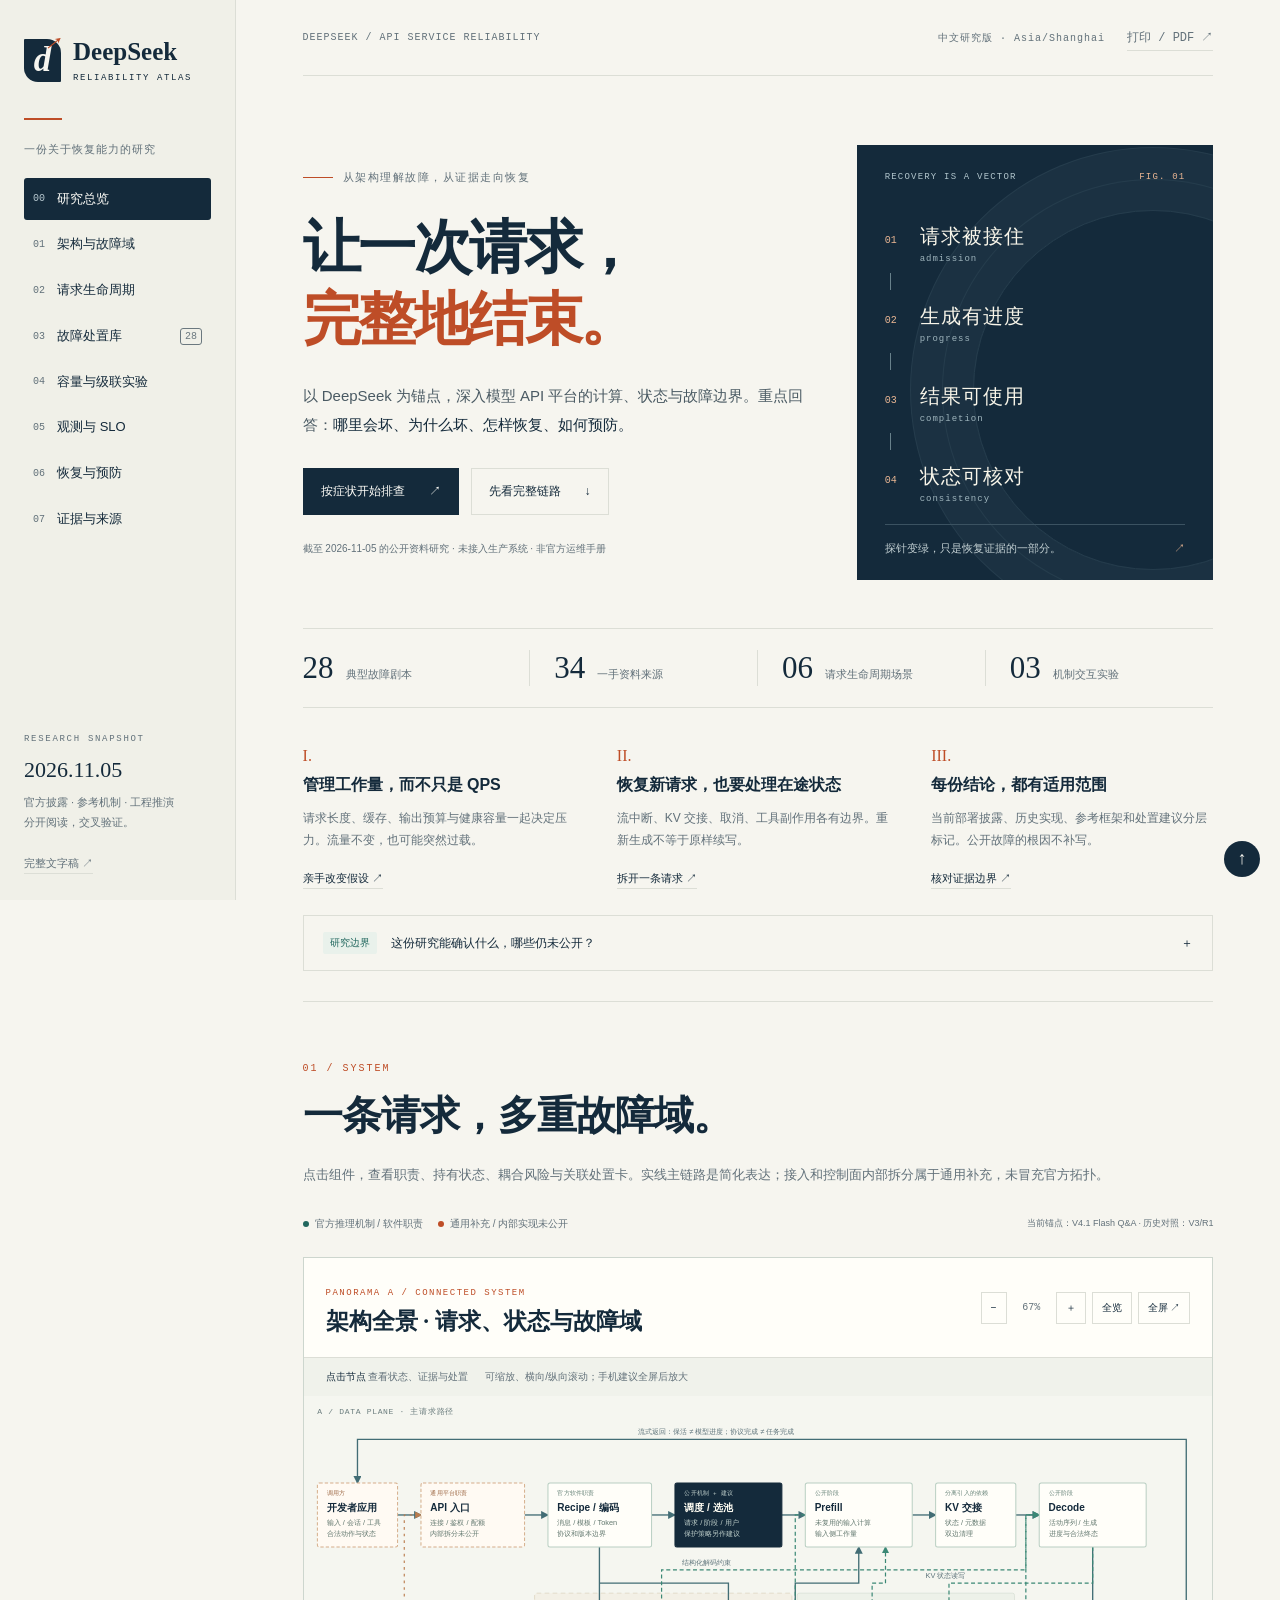
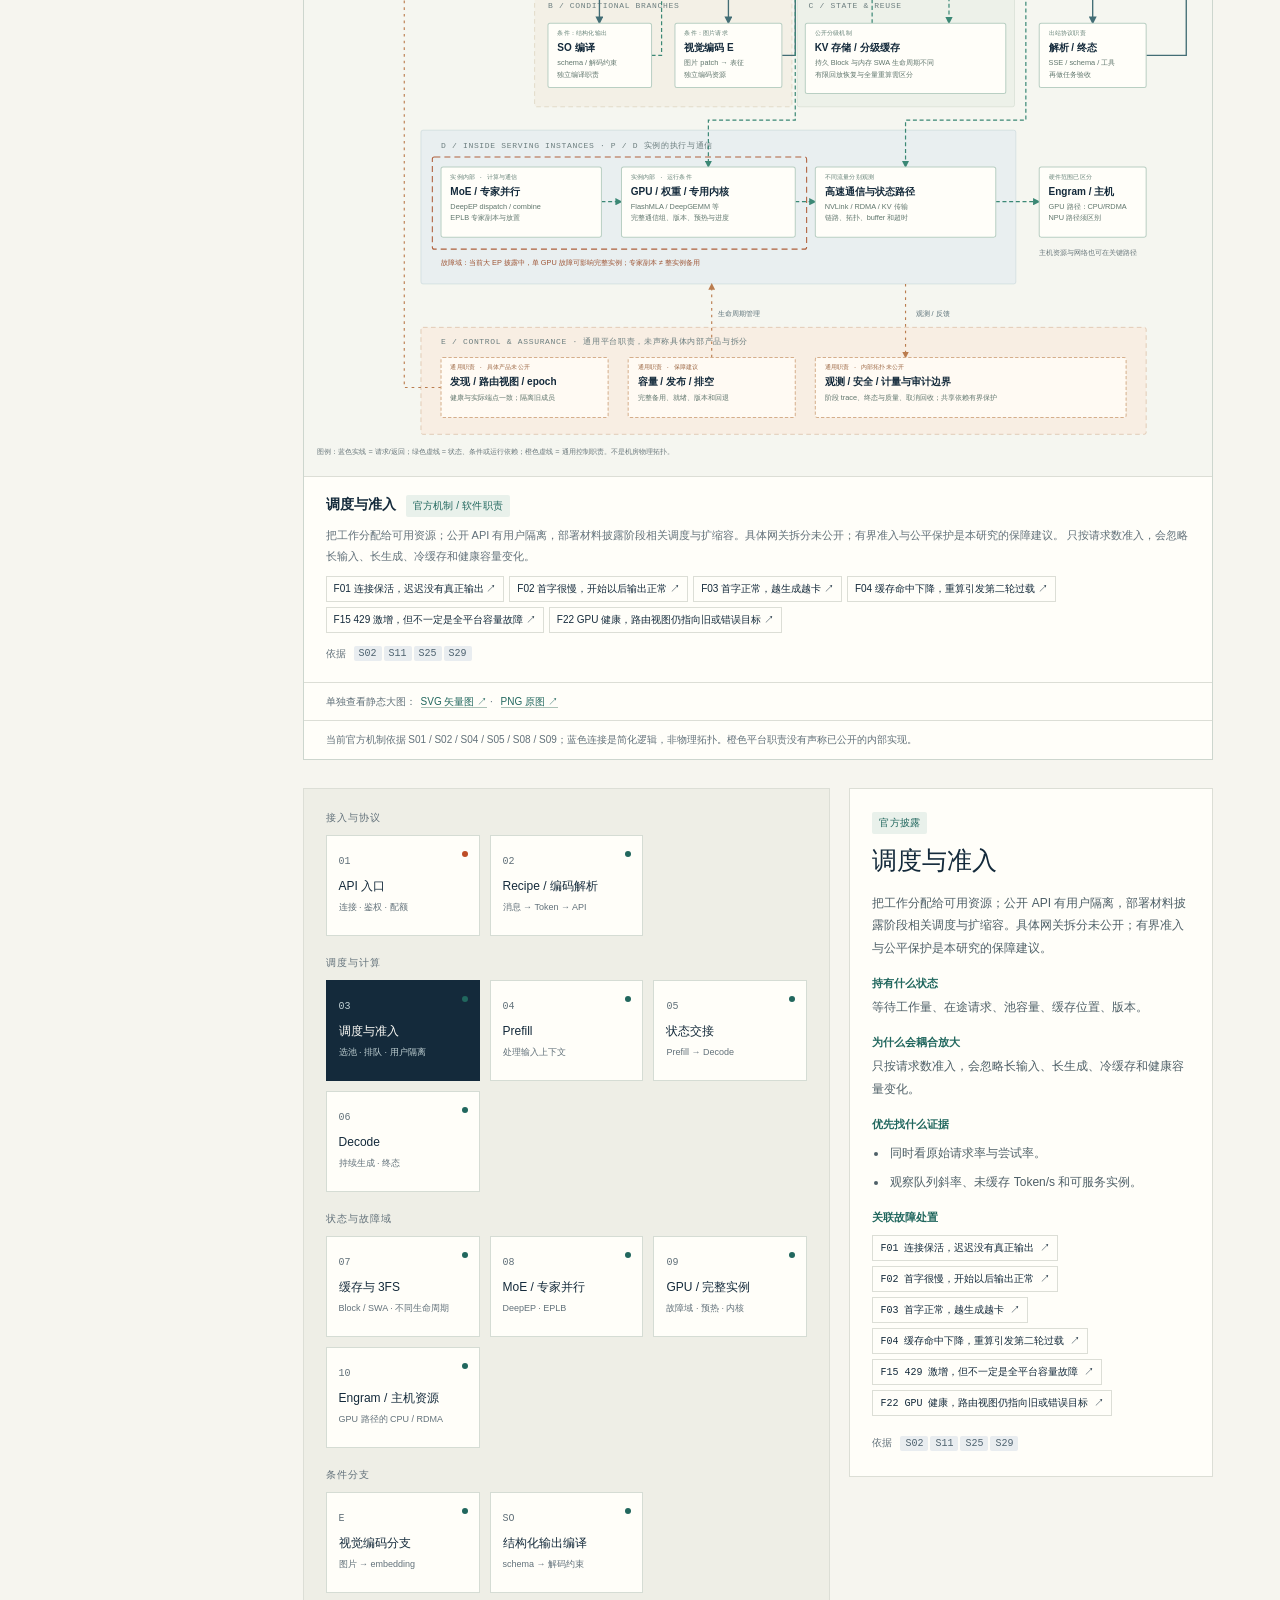
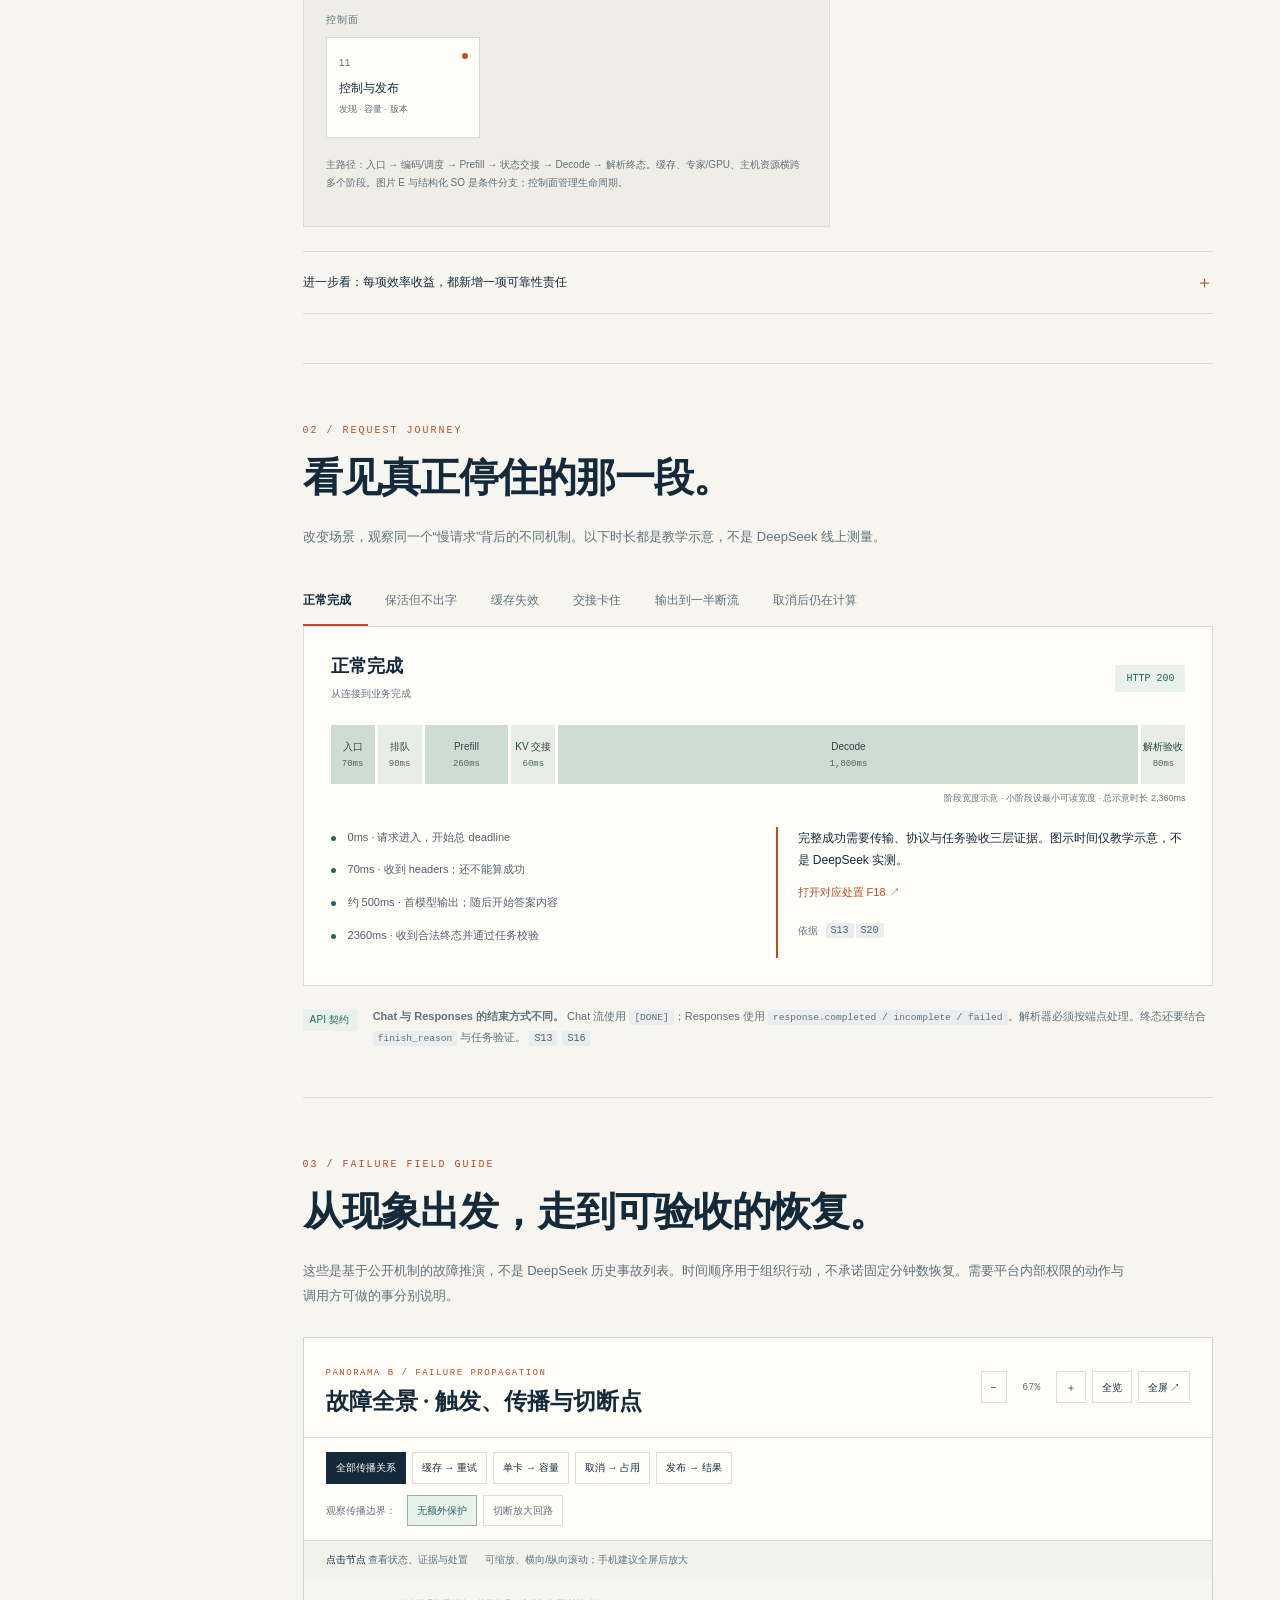
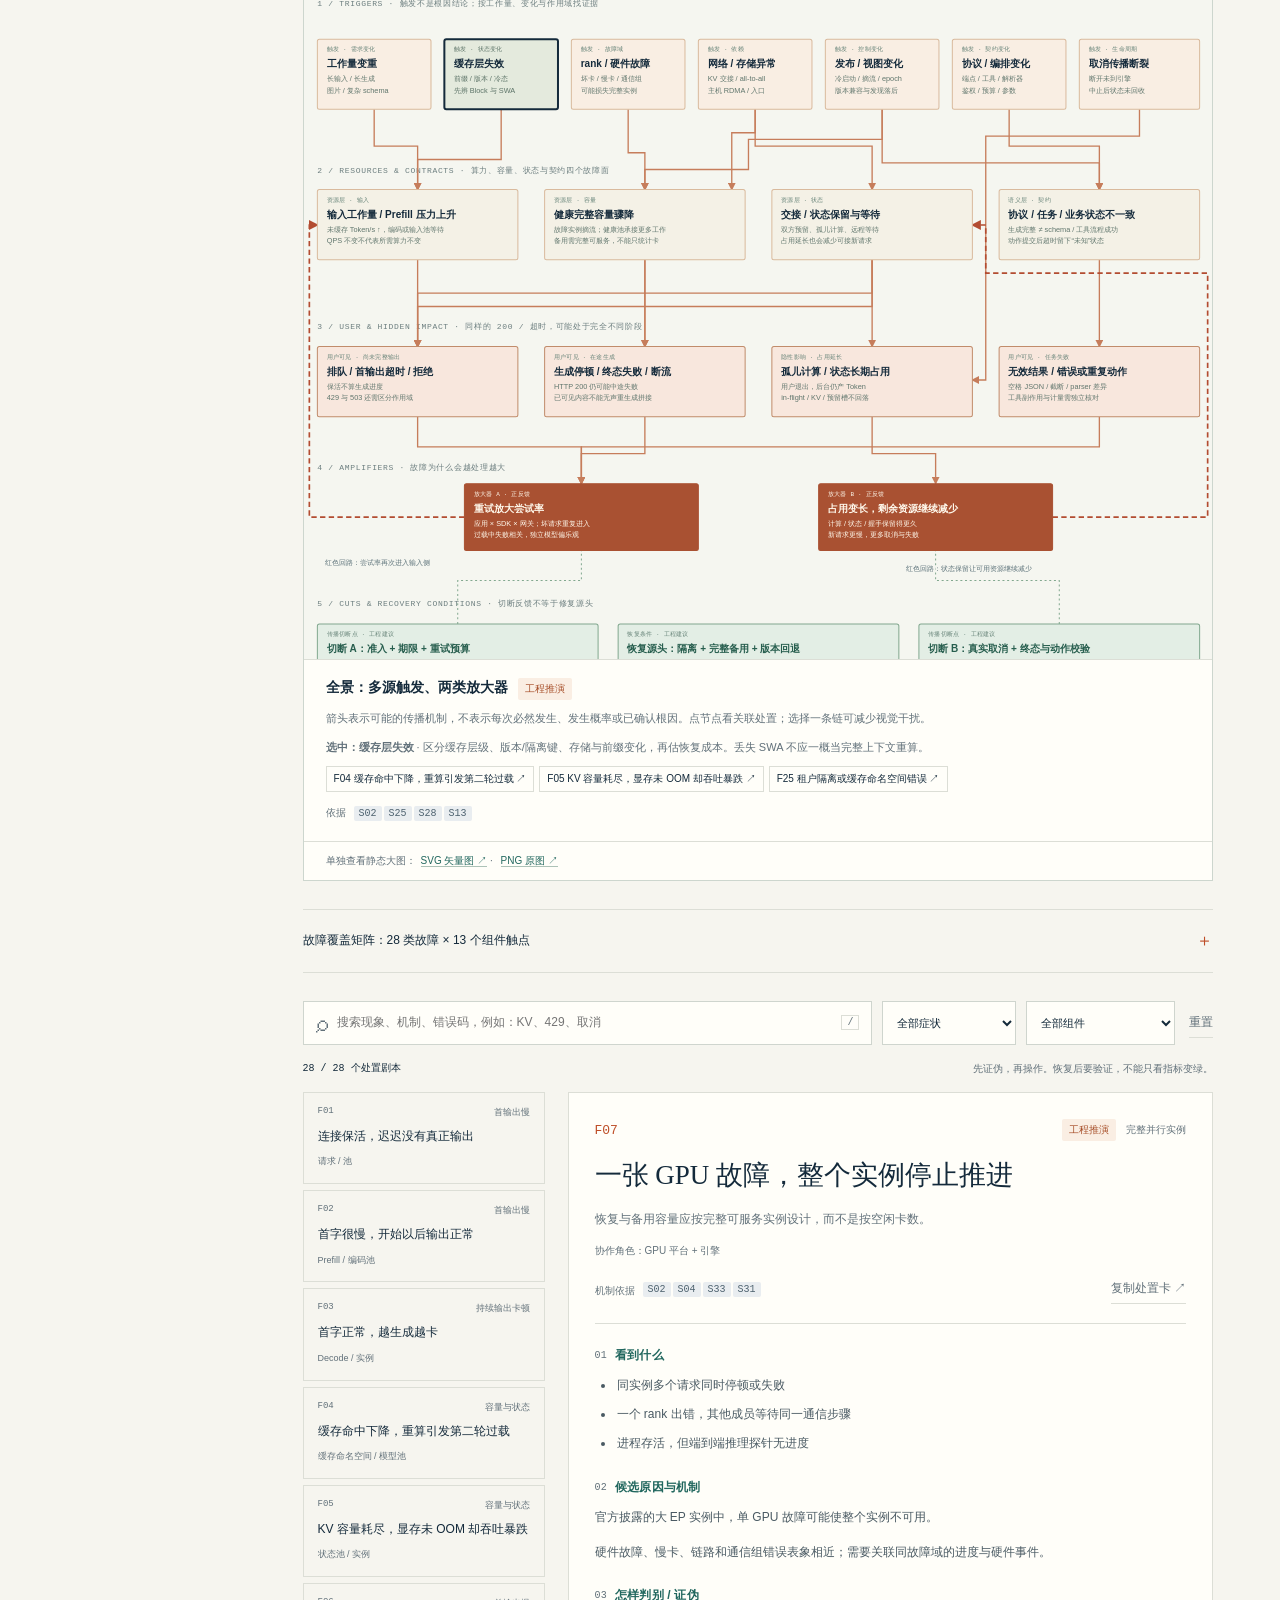
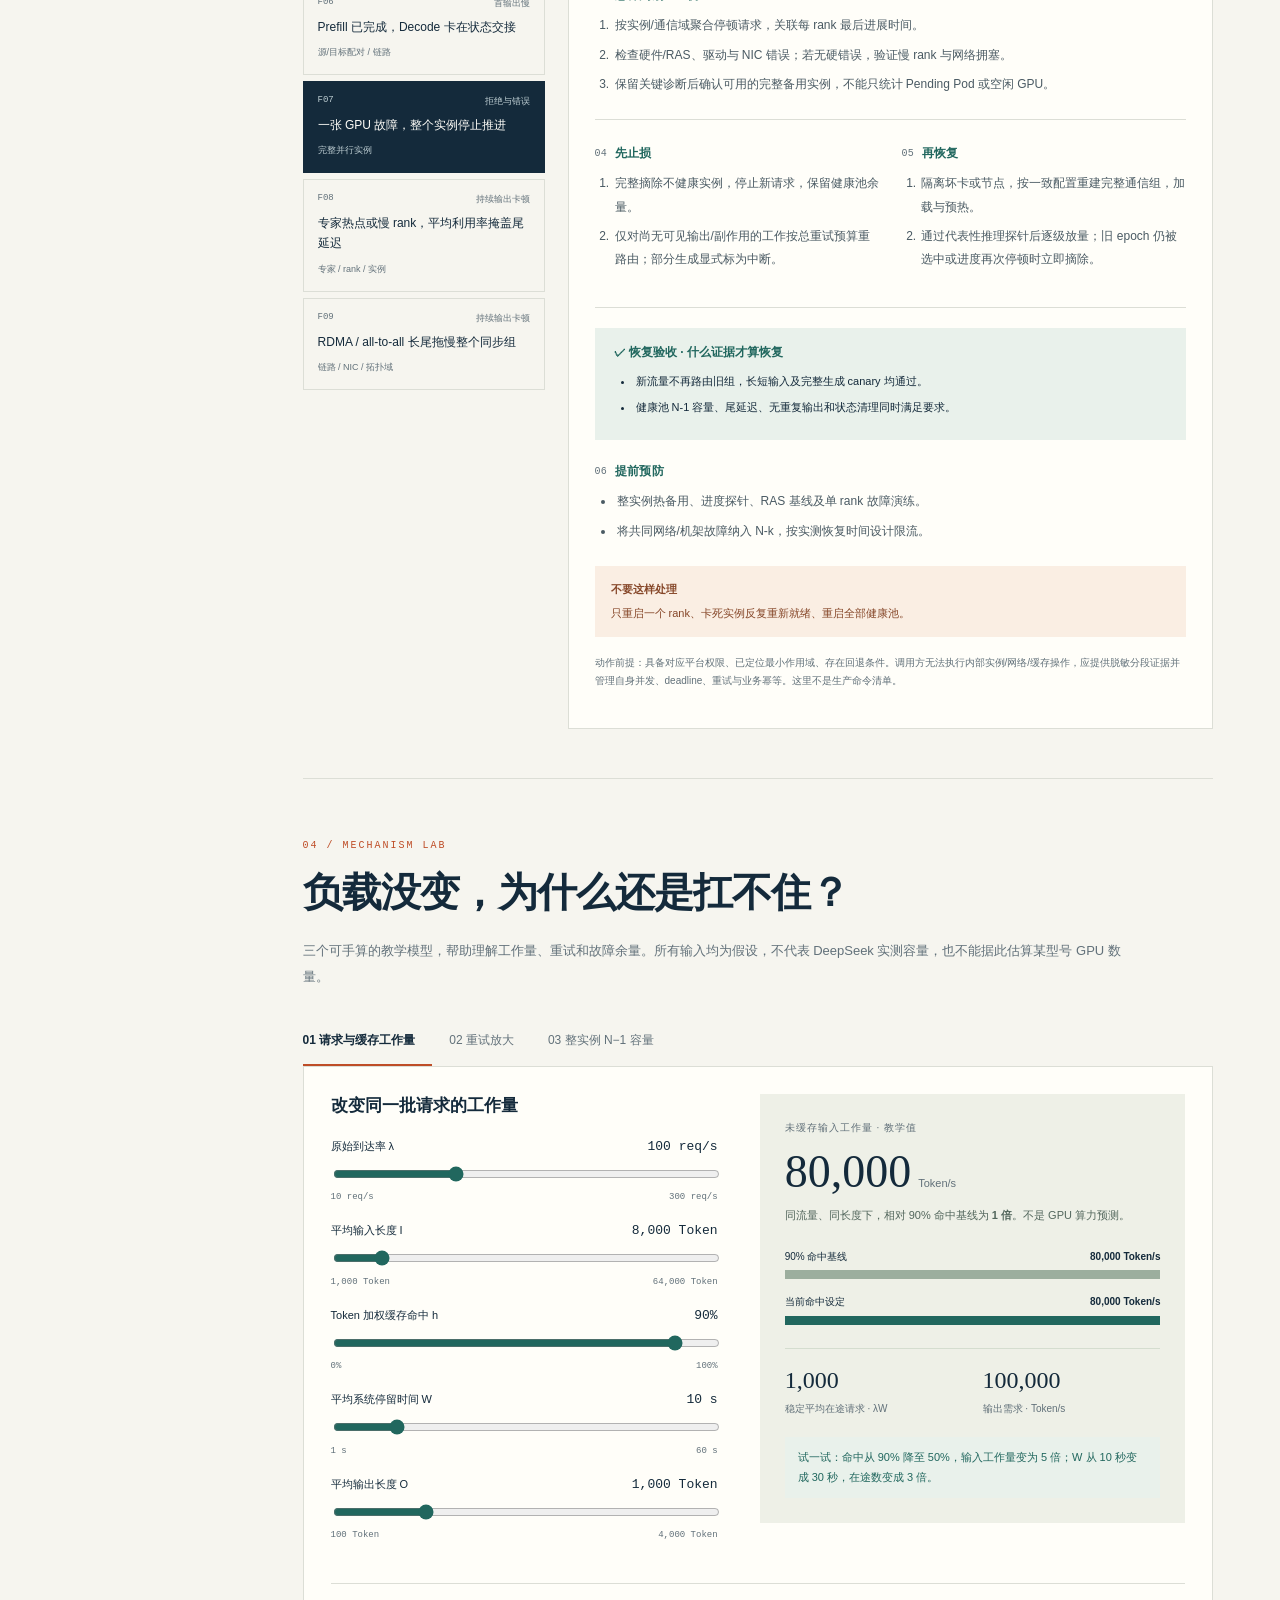
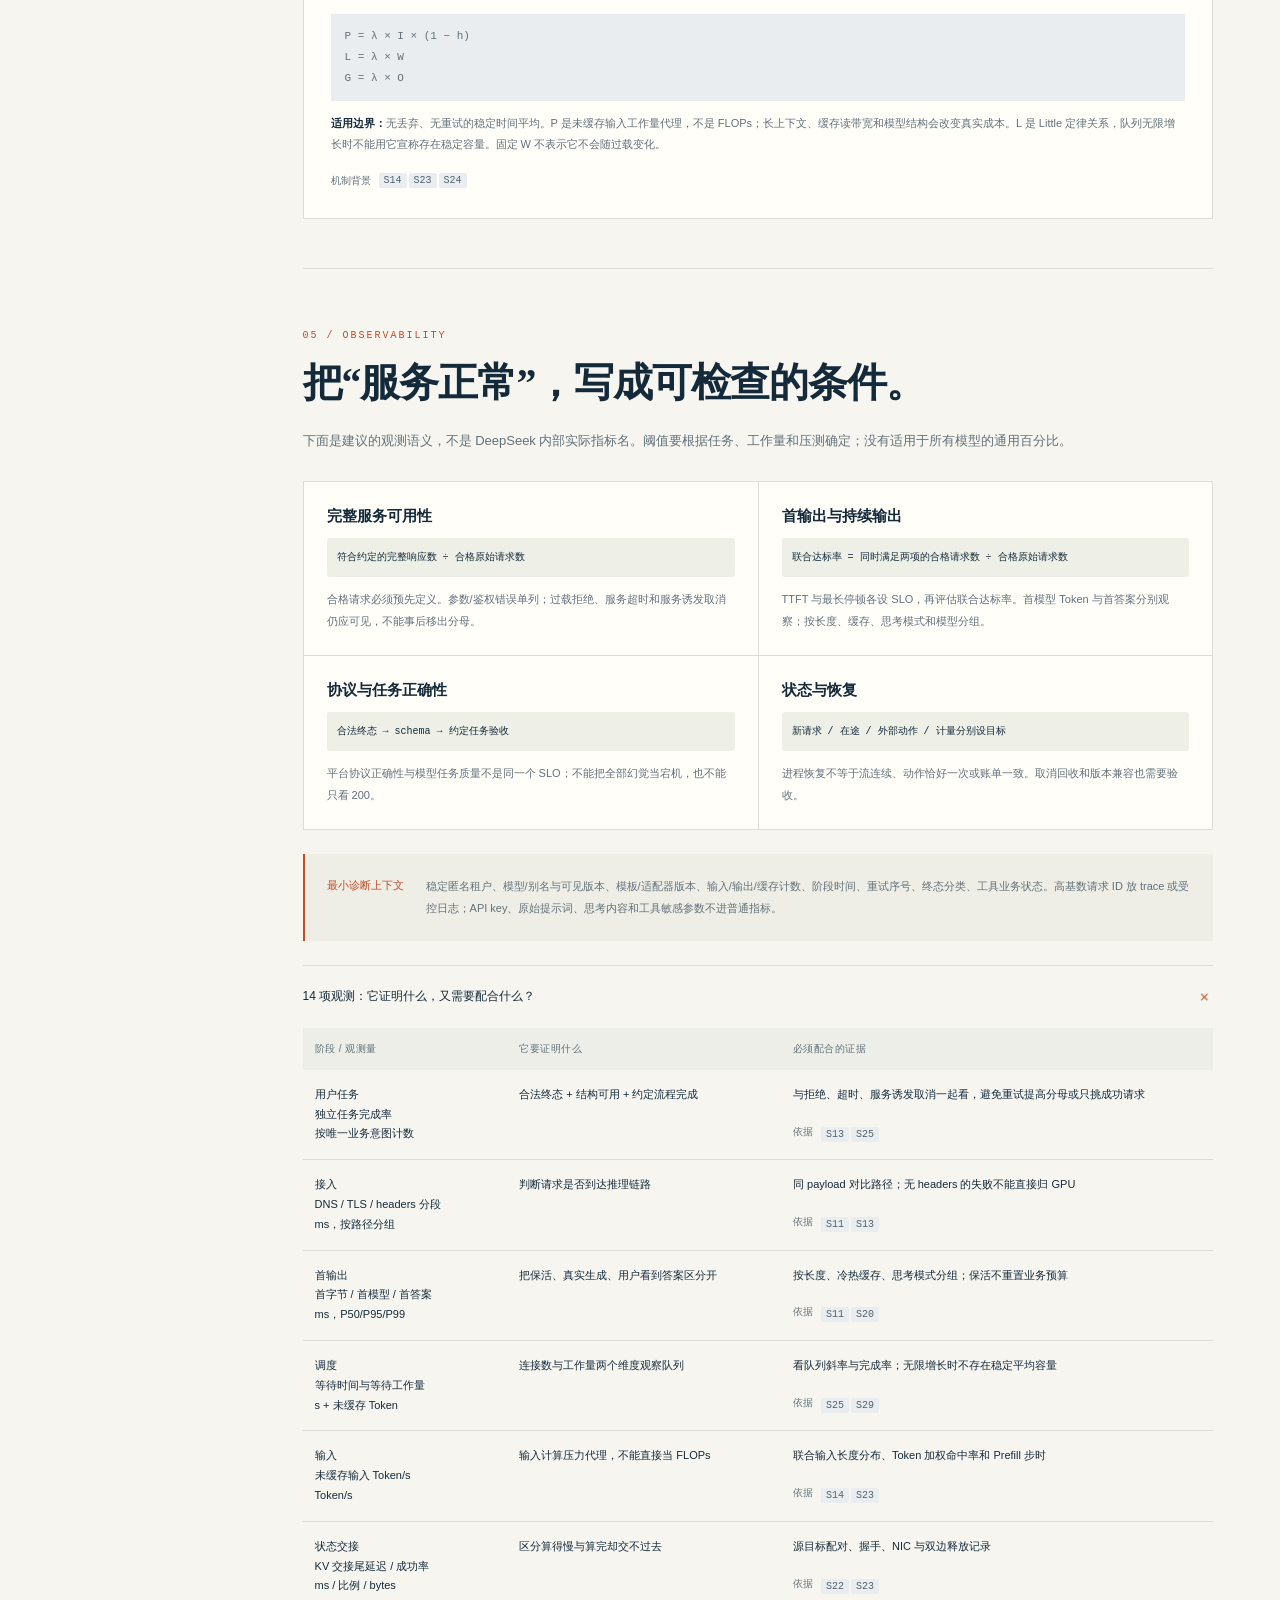
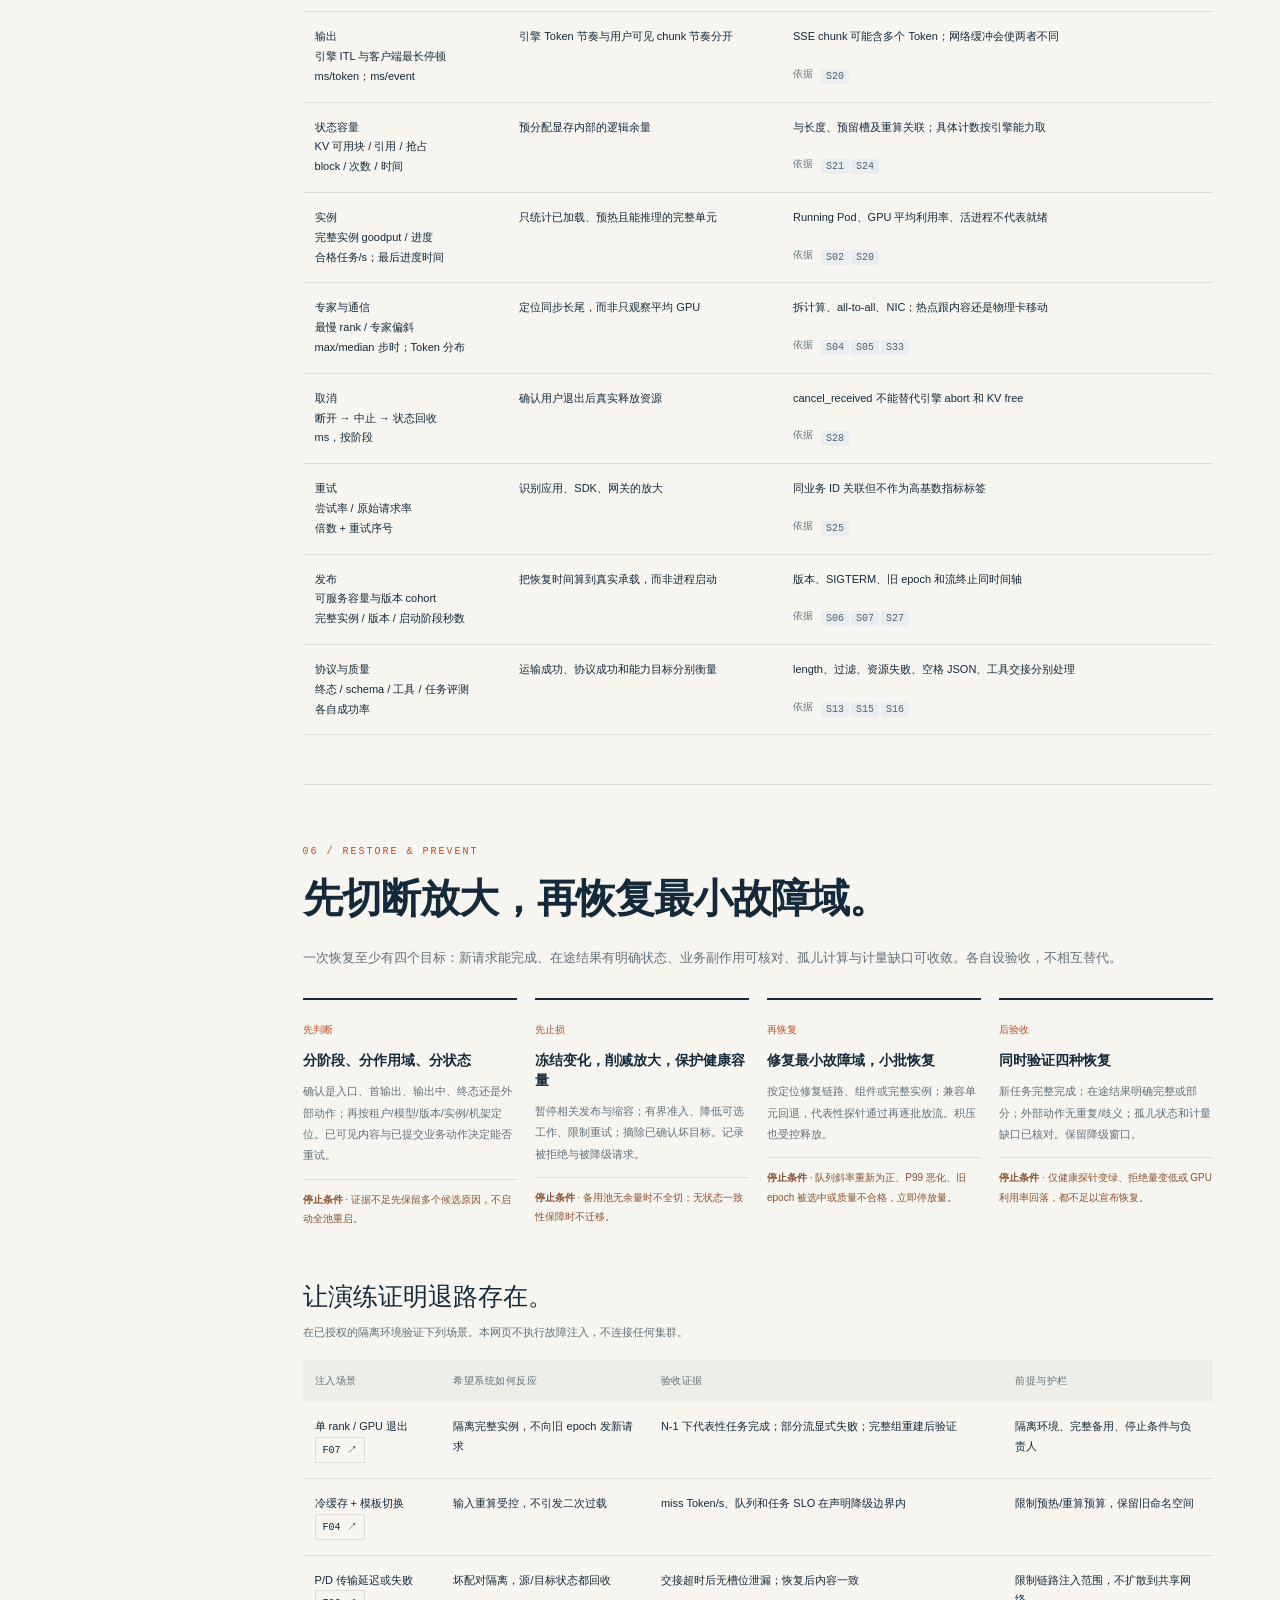
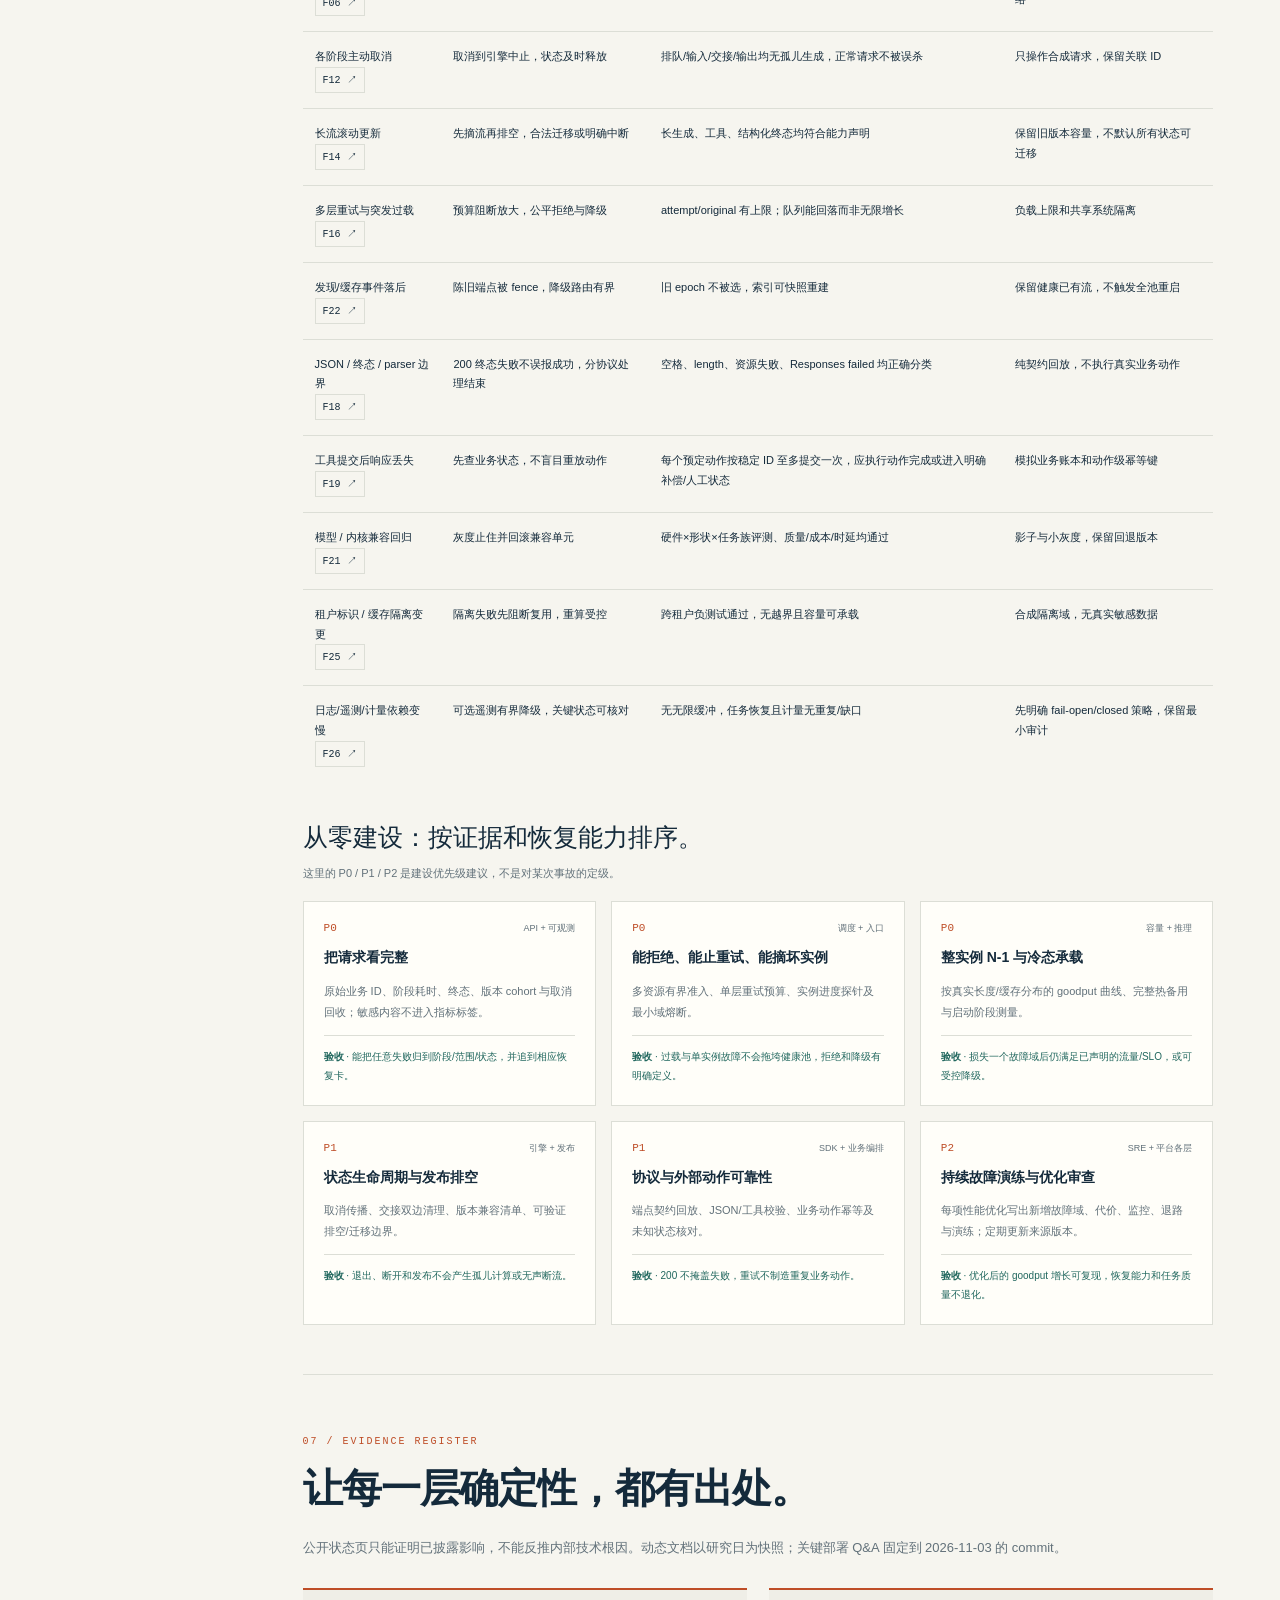
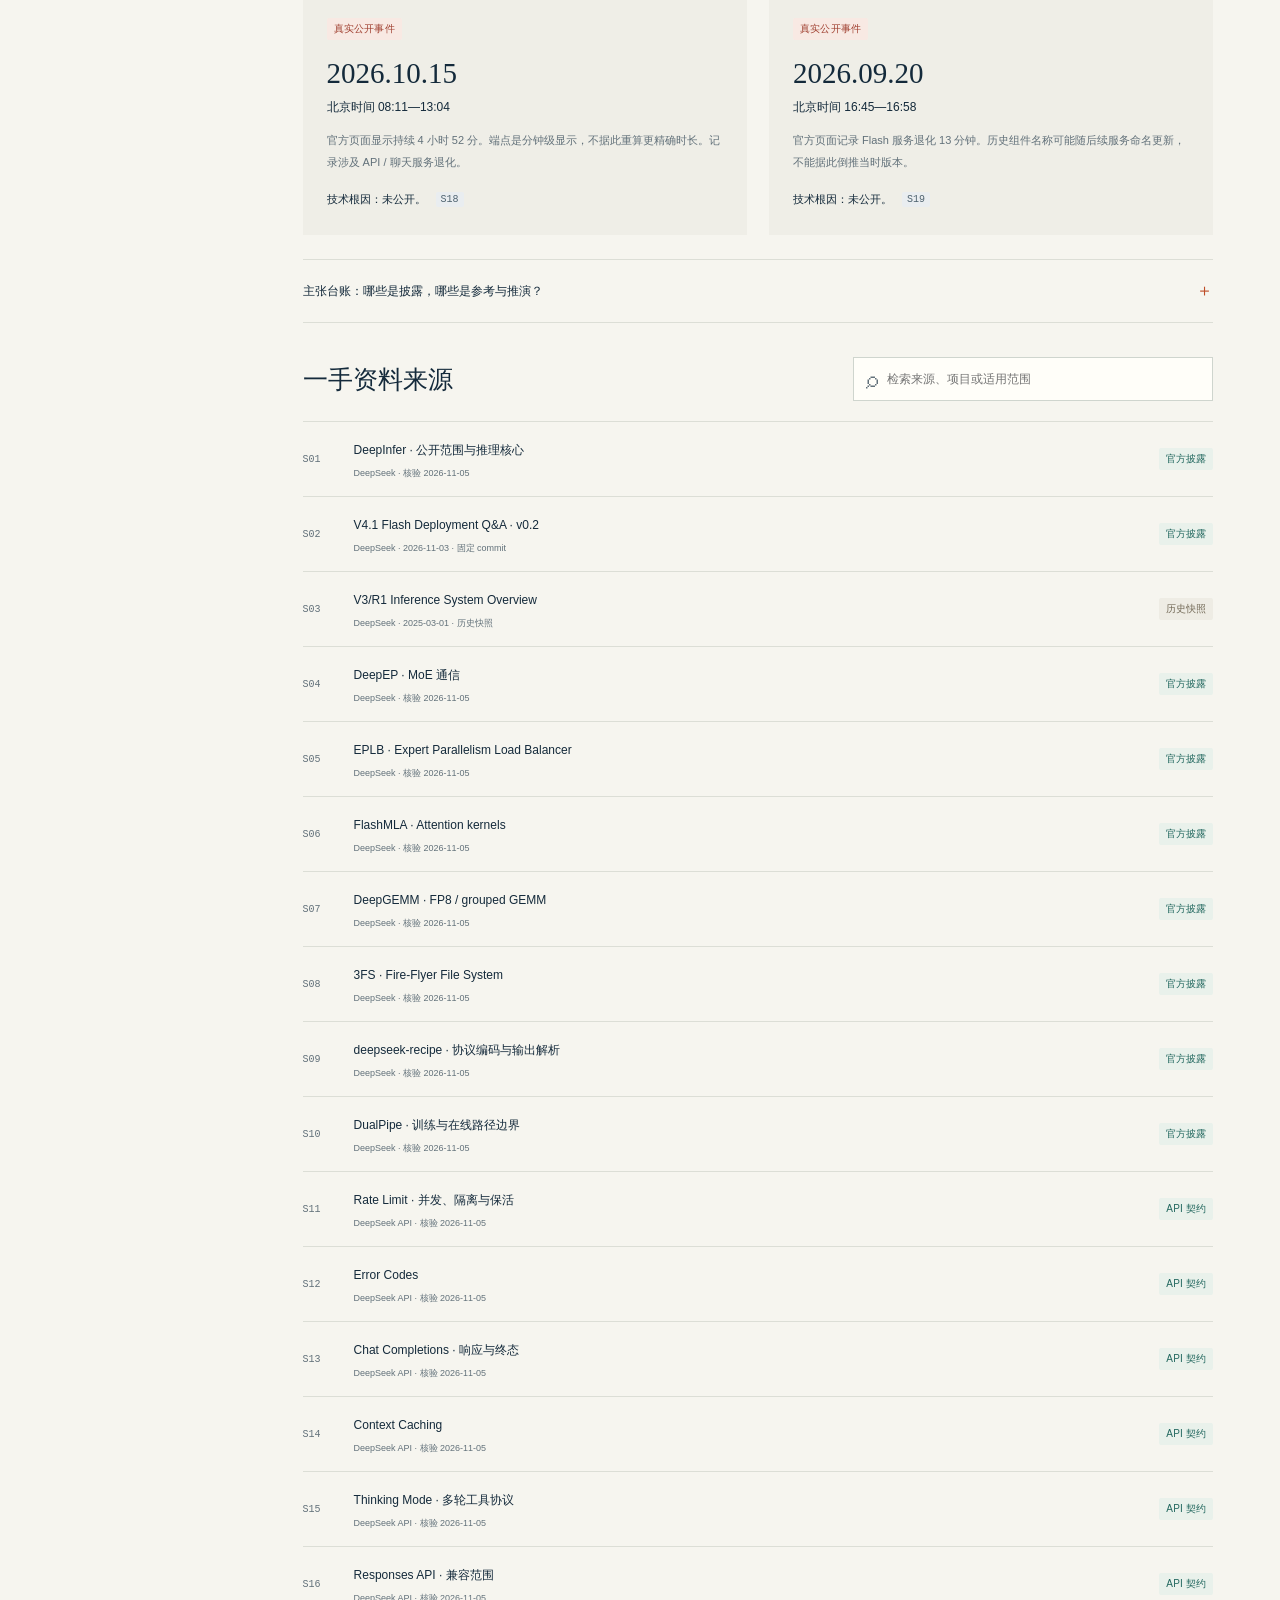
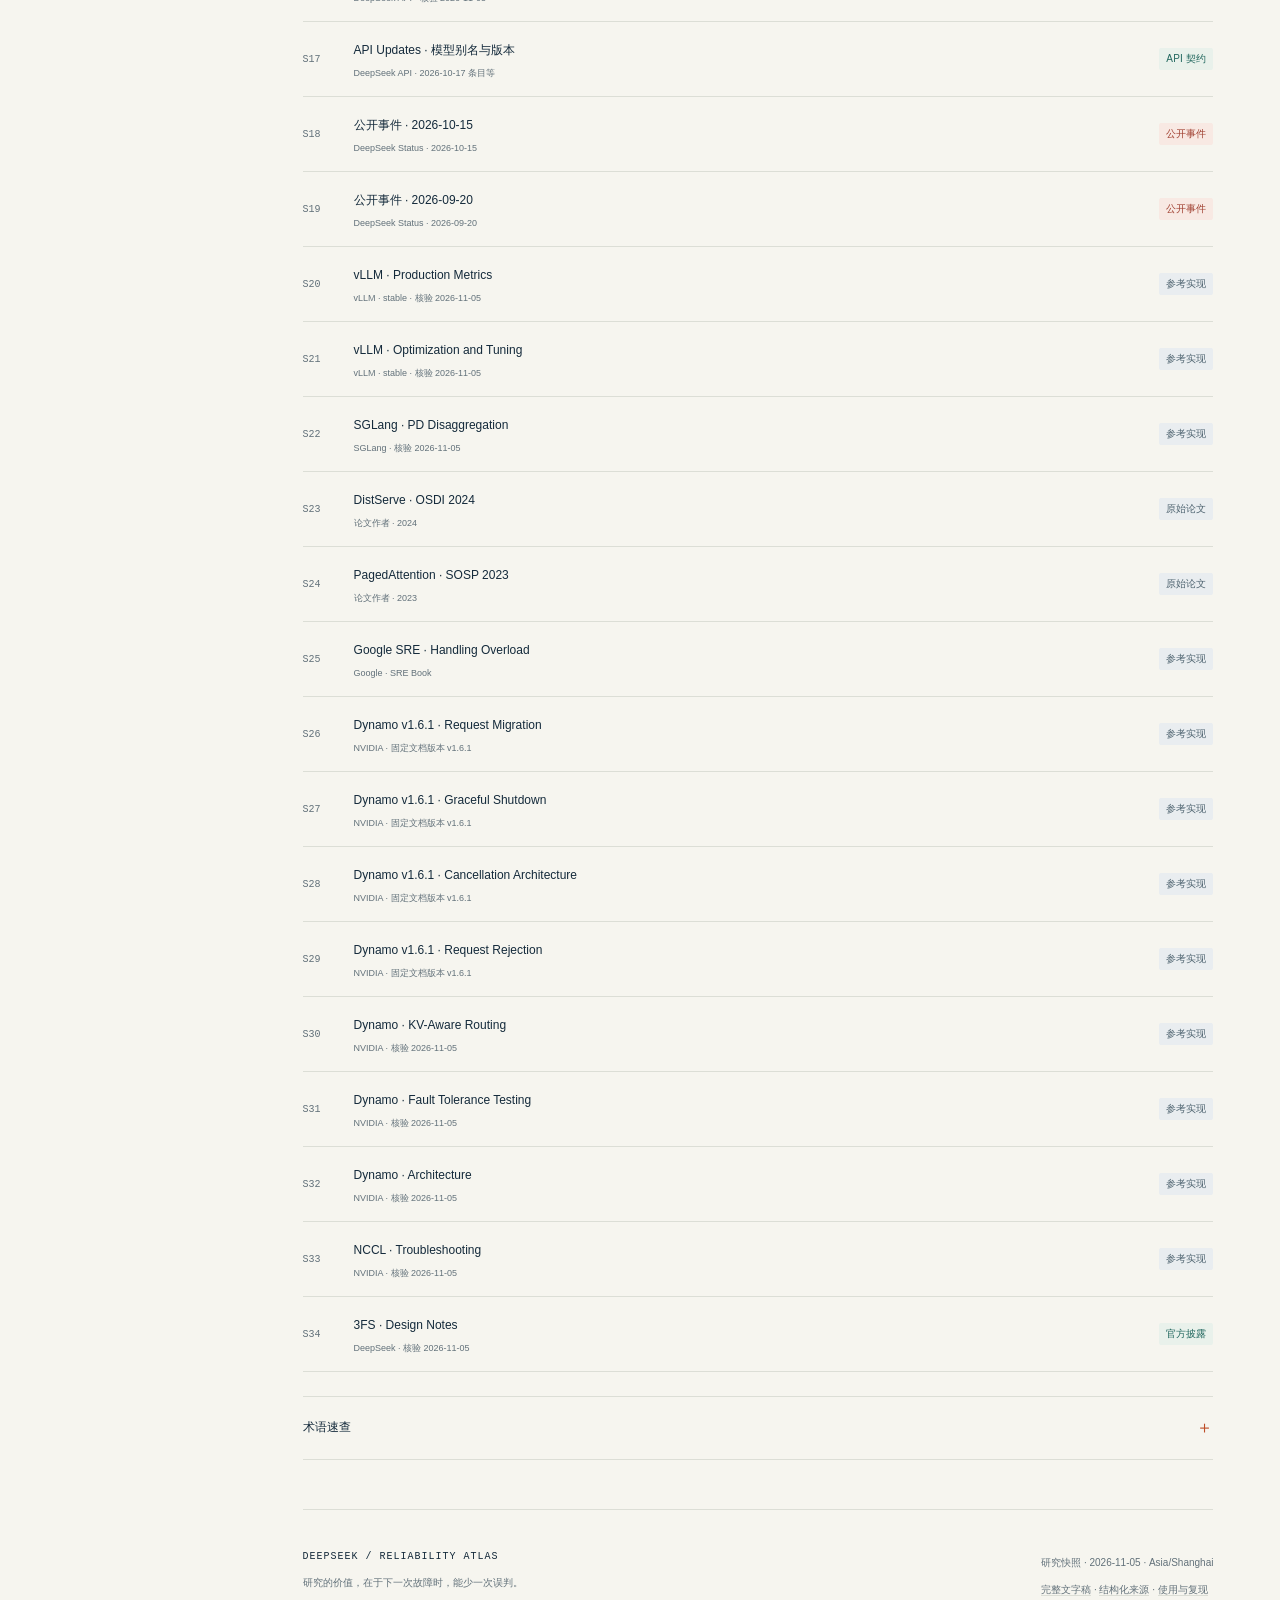
<file: page_info/index.html>
<!doctype html>
<html lang="zh-CN">
<head>
  <meta charset="utf-8">
  <meta name="viewport" content="width=device-width, initial-scale=1">
  <meta name="theme-color" content="#142a3b">
  <meta name="description" content="以 DeepSeek 公开资料为锚点，研究模型 API 的架构、典型故障、判别证据、恢复与预防。离线交互研究台。">
  <title>DeepSeek API · 稳定性研究台</title>
  <style>@charset "UTF-8";
:root{--paper:#f6f5ef;--surface:#fffef9;--ink:#142a3b;--muted:#62717a;--rule:#dcded6;--orange:#be4d27;--teal:#21675e;--pale-teal:#e9f1eb;--pale-orange:#faeee3;--blue-gray:#e9edf0;--serif:"Iowan Old Style","Palatino Linotype","Songti SC","Noto Serif CJK SC",Georgia,serif;--sans:"Avenir Next","PingFang SC","Hiragino Sans GB","Microsoft YaHei",sans-serif;--mono:"SFMono-Regular",Consolas,monospace;--sidebar:236px}
*{box-sizing:border-box}html{scroll-behavior:smooth;scroll-padding-top:28px}body{margin:0;background:var(--paper);color:var(--ink);font-family:var(--sans);font-size:15px;line-height:1.75;-webkit-font-smoothing:antialiased}button,input,select{font:inherit}button,a,input,select,summary{-webkit-tap-highlight-color:transparent}button{color:inherit;cursor:pointer}a{color:inherit;text-decoration:none}a:hover{color:var(--orange)}button:focus-visible,a:focus-visible,input:focus-visible,select:focus-visible,summary:focus-visible{outline:3px solid var(--orange);outline-offset:4px}button{touch-action:manipulation}p{margin:0 0 12px}h1,h2,h3,h4{margin:0;font-weight:600;line-height:1.4}h2{font-family:var(--serif);font-size:clamp(28px,3.1vw,40px);letter-spacing:-1px}h3{font-size:18px}h4{font-size:15px}code{font-family:var(--mono);font-size:.87em;background:var(--blue-gray);padding:2px 5px;border-radius:3px;overflow-wrap:anywhere}ul,ol{padding-left:20px;margin:10px 0}li{padding-left:2px;margin:6px 0}button:disabled{cursor:default}.sr-only{position:absolute;width:1px;height:1px;padding:0;margin:-1px;overflow:hidden;clip:rect(0,0,0,0);white-space:nowrap;border:0}.skip-link{position:fixed;top:-80px;left:20px;background:var(--ink);color:white;padding:12px;z-index:20}.skip-link:focus{top:12px}
.sidebar{width:var(--sidebar);position:fixed;inset:0 auto 0 0;border-right:1px solid var(--rule);padding:38px 24px 26px;background:#f0f0e8;display:flex;flex-direction:column;z-index:5}.wordmark{display:flex;align-items:center;gap:12px;font-family:var(--serif);font-size:25px;line-height:1.1;font-weight:600}.wordmark small{font-family:var(--mono);font-size:9px;display:block;letter-spacing:1.6px;margin-top:8px;font-weight:400}.brand-mark{width:37px;height:43px;background:var(--ink);color:var(--paper);border-radius:1px 14px 1px 14px;display:grid;place-content:center;position:relative;font-size:35px;font-style:italic}.brand-mark span{position:absolute;font-family:var(--sans);font-size:15px;right:1px;top:-3px;color:var(--orange)}.sidebar-rule{width:38px;height:2px;background:var(--orange);margin:35px 0 20px}.sidebar-label{font-size:11px;color:var(--muted);letter-spacing:1px;margin-bottom:18px}nav{display:grid;gap:3px}nav>a{display:flex;align-items:center;gap:12px;font-size:13px;padding:10px 9px;border-radius:3px;transition:background .2s}nav>a>span{font-family:var(--mono);font-size:10px;color:var(--muted)}nav>a.active{background:var(--ink);color:var(--surface)}nav>a.active>span{color:#b6c7cf}nav>a i{margin-left:auto;font:10px var(--mono);border:1px solid currentColor;opacity:.6;padding:2px 4px;border-radius:3px}.sidebar-bottom{margin-top:auto;padding-top:30px;font-size:11px;color:var(--muted)}.tiny-kicker{font:9px var(--mono);letter-spacing:1.7px}.sidebar-bottom>strong{display:block;font:22px var(--serif);color:var(--ink);margin:10px 0}.sidebar-bottom a{display:inline-block;margin-top:10px;border-bottom:1px solid var(--rule)}
main{margin-left:var(--sidebar);padding:0 5.2%;max-width:1780px}.topbar{display:flex;justify-content:space-between;align-items:center;gap:20px;border-bottom:1px solid var(--rule);min-height:76px;font:10px var(--mono);letter-spacing:1px;color:var(--muted)}.topbar>div{display:flex;align-items:center;gap:22px}.text-button{background:none;border:0;border-bottom:1px solid var(--rule);padding:4px 0;color:var(--muted);white-space:nowrap;font-size:12px}.text-button:hover{color:var(--orange);border-color:var(--orange)}.hero{padding:69px 0 48px;display:grid;grid-template-columns:1.22fr .85fr;gap:42px;align-items:center}.eyebrow{font-size:11px;letter-spacing:1.5px;display:flex;align-items:center;gap:10px;color:var(--muted);margin-bottom:25px}.rule{height:1px;width:30px;background:var(--orange)}h1{font-family:var(--serif);font-size:clamp(40px,4.5vw,66px);letter-spacing:-2.5px;line-height:1.25;font-weight:600}h1 em{font-style:normal;color:var(--orange)}.hero-lede{font-size:15px;line-height:1.95;max-width:560px;margin-top:25px;color:#4a5a63}.hero-lede strong{font-weight:500;color:var(--ink)}.hero-actions{display:flex;flex-wrap:wrap;gap:12px;margin:29px 0 25px}.button{display:inline-flex;align-items:center;justify-content:space-between;gap:24px;border:1px solid var(--rule);padding:12px 17px;font-size:12px;min-height:45px}.button.primary{background:var(--ink);color:var(--surface);border-color:var(--ink)}.button.primary:hover{background:var(--orange);border-color:var(--orange)}.button.quiet{background:transparent}.hero-footnote{font-size:10px;color:var(--muted)}
.hero-figure{min-height:405px;background:var(--ink);color:#f8f5e9;padding:27px 28px 22px;position:relative;overflow:hidden}.figure-top{display:flex;justify-content:space-between;gap:10px;position:relative;z-index:1;font:9px var(--mono);letter-spacing:1.2px;color:#b2c6cd}.figure-no{color:#eab693;white-space:nowrap}.orbit-ring{position:absolute;right:-120px;top:65px;width:360px;height:360px;border:1px solid #314959;border-radius:50%;box-shadow:0 0 0 30px #203747,0 0 0 31px #314959,0 0 0 62px #203747,0 0 0 63px #314959;opacity:.6}.figure-path{position:relative;padding:37px 0 20px}.figure-path>div{display:grid;grid-template-columns:35px 1fr;align-items:baseline;position:relative}.path-index{font:10px var(--mono);color:#eab693}.figure-path b{font-size:20px;letter-spacing:1px;font-weight:500}.figure-path small{grid-column:2;font:9px var(--mono);color:#9fb5bd;letter-spacing:1px}.figure-path>i{display:block;width:1px;height:17px;background:#68818b;margin:9px 0 9px 5px}.figure-bottom{display:flex;justify-content:space-between;border-top:1px solid #3b5261;padding-top:14px;font-size:11px;position:relative;color:#c3d0d3}.figure-bottom span{color:#eab693}
.research-strip{display:grid;grid-template-columns:repeat(4,1fr);border-block:1px solid var(--rule);padding:21px 0}.research-strip>div{display:flex;align-items:baseline;gap:12px;border-right:1px solid var(--rule);padding-left:24px}.research-strip>div:first-child{padding-left:0}.research-strip>div:last-child{border:0}.research-strip b{font:31px var(--serif);font-weight:500}.research-strip span{font-size:11px;color:var(--muted)}.intro-grid{display:grid;grid-template-columns:repeat(3,1fr);gap:32px;margin:39px 0 25px}.intro-grid article{position:relative}.insight-no{font:16px var(--serif);color:var(--orange);display:block;margin-bottom:9px}.intro-grid h3{font-size:16px;margin-bottom:10px}.intro-grid p{font-size:12px;color:var(--muted);line-height:1.9}.intro-grid a{font-size:11px;border-bottom:1px solid var(--rule);padding-bottom:4px}
.tag{font-size:10px;line-height:1.4;padding:4px 7px;display:inline-block;white-space:nowrap;border-radius:2px;font-weight:500;letter-spacing:.2px}.tag.official,.tag.contract{color:var(--teal);background:var(--pale-teal)}.tag.inference{background:var(--pale-orange);color:#a64d27}.tag.reference,.tag.paper{background:var(--blue-gray);color:#506571}.tag.history{background:#eeece4;color:#726956}.tag.incident{color:#a04031;background:#f8e9e3}.ref{display:inline-block;font:10px var(--mono);padding:2px 5px;background:var(--blue-gray);color:#4f6370;border-radius:2px;margin:2px 2px 2px 0;vertical-align:middle}.ref:hover{background:var(--ink);color:white}.refs{margin-top:15px}.refs>small{font-size:10px;color:var(--muted);margin-right:8px}.boundary-box{border:1px solid var(--rule);margin-bottom:30px}.boundary-box>summary{padding:16px 19px;display:flex;gap:14px;align-items:center;font-size:12px;cursor:pointer;list-style:none}.boundary-box .plus{margin-left:auto}.boundary-grid{display:grid;grid-template-columns:1fr 1fr;gap:25px;padding:10px 23px 23px}.boundary-grid h4{font-size:13px}.boundary-grid p{font-size:12px;color:var(--muted);margin-top:8px}.research-section{padding:61px 0 49px;border-top:1px solid var(--rule)}.section-anchor{scroll-margin-top:24px}.section-heading{max-width:830px;margin-bottom:28px}.section-index{font:10px var(--mono);letter-spacing:2px;color:var(--orange);margin-bottom:15px}.section-heading h2{margin-bottom:17px}.section-heading>p{font-size:13px;color:var(--muted);line-height:1.95}.legend{display:flex;flex-wrap:wrap;align-items:center;gap:15px;font-size:10px;color:var(--muted);margin-bottom:20px}.legend>span{display:flex;align-items:center;gap:6px}.dot{width:6px;height:6px;display:inline-block;border-radius:50%}.dot.teal{background:var(--teal)}.dot.amber{background:var(--orange)}.legend-note{margin-left:auto;font-size:9px}
.architecture-layout{display:grid;grid-template-columns:1.45fr 1fr;gap:19px;align-items:stretch}.architecture-map{display:grid;grid-template-columns:repeat(3,1fr);gap:10px;align-content:start;padding:22px;background:#eeeee6;border:1px solid var(--rule)}.map-group-title{grid-column:1/-1;font:10px var(--mono);letter-spacing:1px;color:var(--muted);margin-top:10px}.map-group-title:first-child{margin-top:0}.node-button{text-align:left;background:var(--surface);padding:14px 12px;border:1px solid #d5dcd4;min-height:101px;position:relative;transition:background .15s,transform .15s}.node-button:hover{transform:translateY(-2px);border-color:var(--teal)}.node-button.selected{background:var(--ink);color:var(--surface);border-color:var(--ink)}.node-button .node-number{display:block;font:10px var(--mono);color:var(--muted);margin-bottom:10px}.node-button.selected .node-number{color:#c0d0d4}.node-button b{display:block;font-size:12px;font-weight:500;line-height:1.6}.node-button small{font-size:9px;color:var(--muted);line-height:1.6;display:block;margin-top:4px}.node-button.selected small{color:#beced1}.node-button .dot{position:absolute;top:15px;right:11px}.map-note{grid-column:1/-1;font-size:10px;color:var(--muted);line-height:1.8;margin-top:8px}.node-detail{padding:22px;background:var(--surface);border:1px solid var(--rule);font-size:12px;line-height:1.9}.node-detail h3{font:25px var(--serif);margin:10px 0 15px}.node-detail h4{font-size:11px;margin-top:16px;color:var(--teal)}.node-detail p{color:#4f6068;margin-top:5px}.node-detail ul{padding-left:16px;color:#4f6068}.case-jumps{display:flex;flex-wrap:wrap;gap:5px;margin-top:10px}.case-jump{font:10px var(--mono);border:1px solid var(--rule);padding:5px 7px;background:none;color:var(--ink)}.case-jump:hover{background:var(--ink);color:white}
.expander{margin-top:24px;border-top:1px solid var(--rule);border-bottom:1px solid var(--rule)}.expander>summary{display:flex;align-items:center;justify-content:space-between;gap:20px;padding:16px 0;font-size:12px;font-weight:500;cursor:pointer;list-style:none}.expander>summary::-webkit-details-marker,.boundary-box>summary::-webkit-details-marker{display:none}.expander>summary>span{color:var(--orange);font-size:17px;transition:transform .2s}details[open]>.summary-plus,details[open]>summary>.plus,details[open].expander>summary>span{transform:rotate(45deg)}.table-wrap{overflow:auto;max-width:100%;overscroll-behavior-x:contain}table{width:100%;border-collapse:collapse;font-size:11px;line-height:1.8;text-align:left}th{background:#edeee7;font-size:10px;font-weight:500;letter-spacing:.5px;padding:12px;color:var(--muted);white-space:nowrap}td{vertical-align:top;padding:15px 12px;border-bottom:1px solid var(--rule);min-width:95px}td:first-child{font-weight:500;color:var(--ink)}td p{margin:0}td .ref{margin-top:7px}tbody tr:last-child td{border-bottom:0}.mini-link{display:block;margin-top:5px;font-size:10px;color:var(--orange)}
.tab-row{display:flex;gap:0;border-bottom:1px solid var(--rule);overflow-x:auto;scrollbar-width:thin}.tab-row>button{flex:0 0 auto;white-space:nowrap;background:none;border:0;border-bottom:2px solid transparent;padding:13px 17px;font-size:12px;color:var(--muted)}.tab-row>button[aria-selected=true]{border-color:var(--orange);color:var(--ink);font-weight:600}.tab-row>button:first-child{padding-left:0}.journey-panel{border:1px solid var(--rule);border-top:0;padding:27px;background:var(--surface)}.journey-top{display:flex;align-items:center;justify-content:space-between;gap:18px;margin-bottom:22px}.journey-top h3{font-size:18px}.journey-top small{font-size:10px;color:var(--muted);display:block;margin-top:6px}.journey-state{font:10px var(--mono);padding:8px 11px;background:var(--pale-teal);color:var(--teal)}.journey-state.bad{background:var(--pale-orange);color:var(--orange)}.phase-bars{display:flex;width:100%;gap:3px;align-items:stretch;height:59px}.phase-bar{background:#cfdcd4;min-width:44px;display:flex;align-items:center;justify-content:center;font-size:10px;position:relative;color:#294a43}.phase-bar:nth-child(even){background:#e7ece5}.phase-bar.highlight{background:var(--orange);color:white}.phase-bar>span{line-height:1.4;text-align:center}.phase-bar small{font:9px var(--mono);display:block;margin-top:5px;opacity:.8}.bar-caption{text-align:right;color:var(--muted);font-size:9px;margin-top:7px}.journey-bottom{display:grid;grid-template-columns:1fr 1fr;gap:35px;margin-top:20px}.event-list{list-style:none;padding:0;margin:0}.event-list li{padding-left:17px;position:relative;font-size:11px;line-height:1.9;color:#52616a;margin:0 0 12px}.event-list li::before{content:"";position:absolute;left:0;top:9px;width:5px;height:5px;background:var(--teal);border-radius:50%}.journey-finding{border-left:2px solid var(--orange);padding-left:20px;font-size:12px;line-height:1.9}.journey-finding>a{display:inline-block;font-size:11px;color:var(--orange);margin-top:10px}.protocol-note{display:flex;gap:16px;margin-top:20px;align-items:flex-start;font-size:11px;line-height:1.9;color:var(--muted)}.protocol-note>.tag{margin-top:3px}.protocol-note p{margin:0}
.filter-bar{display:flex;gap:10px;align-items:center;flex-wrap:wrap}.search-field{display:flex;align-items:center;gap:9px;border:1px solid #cfd5ce;background:var(--surface);padding:0 12px;min-height:44px;flex:1;min-width:230px}.search-field>span{font-size:24px;line-height:1;color:var(--muted)}.search-field input{border:0;outline:0;background:none;width:100%;min-width:0;font-size:12px;color:var(--ink);padding:10px 0}.search-field kbd{font:10px var(--mono);padding:1px 5px;border:1px solid var(--rule);color:var(--muted)}select{background:var(--surface);border:1px solid #cfd5ce;color:var(--ink);min-height:44px;font-size:11px;padding:0 25px 0 10px;max-width:100%}.filter-bar>.text-button{margin-left:4px}.case-results{display:flex;justify-content:space-between;gap:18px;font-size:10px;color:var(--muted);margin:15px 0}.case-results>span:first-child{color:var(--ink);font-family:var(--mono)}.case-workbench{display:grid;grid-template-columns:minmax(220px,.65fr) minmax(0,1.7fr);gap:18px;align-items:start}.case-list{display:grid;gap:6px;max-height:900px;overflow-y:auto;scrollbar-width:thin;padding-right:5px;position:sticky;top:20px}.case-option{width:100%;text-align:left;border:1px solid var(--rule);background:transparent;padding:13px 14px}.case-option:hover{background:var(--surface);border-color:#aabcb2}.case-option.selected{background:var(--ink);color:var(--surface);border-color:var(--ink)}.case-option .case-option-top{display:flex;justify-content:space-between;gap:7px;font:9px var(--mono);color:var(--muted);margin-bottom:7px}.case-option.selected .case-option-top{color:#bdcdd2}.case-option b{font-size:12px;line-height:1.7;display:block;font-weight:500}.case-option small{display:block;margin-top:8px;font-size:9px;color:var(--muted)}.case-option.selected small{color:#bdcdd2}.case-detail{padding:26px;border:1px solid var(--rule);background:var(--surface);min-width:0}.case-detail-header{border-bottom:1px solid var(--rule);padding-bottom:19px;margin-bottom:19px}.case-meta{display:flex;gap:10px;align-items:center;flex-wrap:wrap;color:var(--muted);font-size:10px}.case-meta .case-id{font:13px var(--mono);color:var(--orange);margin-right:auto}.case-detail h3{font:27px var(--serif);line-height:1.5;margin:14px 0 12px}.case-summary{font-size:12px;color:var(--muted);line-height:1.9}.case-inline-tools{display:flex;justify-content:space-between;align-items:center;gap:12px;margin-top:14px}.case-inline-tools .refs{margin-top:0}.case-part{margin:23px 0}.case-part h4{font-size:12px;letter-spacing:.2px;color:var(--teal);display:flex;align-items:center;gap:8px;margin-bottom:10px}.case-part h4>span{font:10px var(--mono);color:var(--muted)}.case-part p,.case-part li{font-size:12px;color:#4a5a63;line-height:1.95}.case-part ol{padding-left:18px}.case-recovery-grid{display:grid;grid-template-columns:1fr 1fr;gap:22px;border-block:1px solid var(--rule);padding:2px 0}.case-checks{background:var(--pale-teal);padding:16px 19px;margin-top:20px}.case-checks h4{font-size:12px;color:var(--teal)}.case-checks ul{margin-bottom:0}.case-checks li{font-size:11px;line-height:1.9}.danger-note{background:var(--pale-orange);padding:13px 16px;font-size:11px;color:#864729;line-height:1.9}.danger-note b{display:block;margin-bottom:3px}.case-bottom-note{font-size:10px;line-height:1.8;color:var(--muted);margin-top:17px}.empty-state{border:1px dashed #bfc8bf;padding:30px 15px;color:var(--muted);font-size:12px;text-align:center}.empty-state b{display:block;margin-bottom:12px;color:var(--ink)}
.lab-panel{border:1px solid var(--rule);border-top:0;padding:27px;background:var(--surface)}.lab-grid{display:grid;grid-template-columns:1fr 1.1fr;gap:42px}.lab-controls h3{font-size:17px;margin-bottom:19px}.slider-control{margin:0 0 19px}.slider-label{display:flex;justify-content:space-between;gap:14px;font-size:11px;margin-bottom:6px;align-items:baseline}.slider-label output{font:13px var(--mono);font-weight:500;color:var(--ink);white-space:nowrap}.slider-control input[type=range]{width:100%;accent-color:var(--teal);height:20px;cursor:pointer}.slider-endpoints{display:flex;justify-content:space-between;font:9px var(--mono);color:var(--muted)}.lab-result{padding:25px;background:#eef0e7;align-self:start}.lab-result-label{font-size:10px;color:var(--muted);letter-spacing:1px}.lab-main-value{font:46px var(--serif);margin:8px 0 5px;color:var(--ink);line-height:1.2;overflow-wrap:anywhere}.lab-main-value small{font:11px var(--sans);margin-left:7px;color:var(--muted)}.lab-result-sub{font-size:11px;color:#52665c;line-height:1.9}.lab-secondary{display:grid;grid-template-columns:1fr 1fr;gap:20px;border-top:1px solid #d4ddcf;margin-top:23px;padding-top:18px}.lab-secondary b{font:24px var(--serif);display:block}.lab-secondary span{font-size:10px;color:var(--muted)}.lab-bars{margin-top:22px}.lab-bar-row{margin-bottom:14px}.lab-bar-row>div:first-child{display:flex;justify-content:space-between;font-size:10px;margin-bottom:5px;gap:12px}.bar-track{height:9px;background:#dfe5d9;overflow:hidden}.bar-fill{height:100%;background:var(--teal);min-width:0;transition:width .2s}.bar-fill.base{background:#9cae9e}.bar-fill.alert{background:var(--orange)}.lab-assumptions{border-top:1px solid var(--rule);padding-top:18px;margin-top:24px;font-size:11px;color:var(--muted);line-height:1.9}.lab-assumptions b{color:var(--ink)}.formula{font:11px var(--mono);padding:12px 14px;background:var(--blue-gray);line-height:1.9;margin:12px 0;overflow-wrap:anywhere}.lab-verdict{padding:11px 13px;font-size:11px;line-height:1.8;margin-top:17px;background:var(--pale-teal);color:var(--teal)}.lab-verdict.warn{background:var(--pale-orange);color:var(--orange)}
.slo-grid{display:grid;grid-template-columns:repeat(2,1fr);gap:1px;background:var(--rule);border:1px solid var(--rule)}.slo-grid article{background:var(--surface);padding:23px}.slo-grid h3{font-size:15px}.slo-grid code{display:block;font-size:10px;padding:10px;margin:12px 0;line-height:1.9;background:#eef0e7}.slo-grid p{font-size:11px;color:var(--muted);line-height:1.95;margin:0}.callout{display:flex;gap:22px;padding:22px;border-left:2px solid var(--orange);background:#efeee6;margin:24px 0}.callout-label{font-size:11px;color:var(--orange);white-space:nowrap}.callout p{font-size:11px;line-height:1.95;color:var(--muted);margin:0}.response-steps{display:grid;grid-template-columns:repeat(4,1fr);gap:18px}.response-step{border-top:2px solid var(--ink);padding-top:15px}.response-step .time{font:10px var(--mono);color:var(--orange)}.response-step h3{font-size:14px;margin:10px 0}.response-step p{font-size:11px;color:var(--muted);line-height:1.95}.response-step .stop-rule{padding-top:10px;border-top:1px solid var(--rule);font-size:10px;color:#8a4f31}.subsection-heading{margin:39px 0 18px}.subsection-heading h3{font:25px var(--serif);margin-bottom:10px}.subsection-heading p{font-size:11px;color:var(--muted)}.roadmap{display:grid;grid-template-columns:repeat(3,1fr);gap:15px}.roadmap article{padding:20px;border:1px solid var(--rule);background:var(--surface)}.priority{font:11px var(--mono);color:var(--orange);display:flex;justify-content:space-between;gap:10px}.priority small{font:9px var(--sans);color:var(--muted)}.roadmap h4{font-size:14px;margin:13px 0}.roadmap p{font-size:11px;color:var(--muted);line-height:1.9}.roadmap .roadmap-accept{font-size:10px;color:var(--teal);border-top:1px solid var(--rule);padding-top:11px;margin-bottom:0}
.incident-evidence{display:grid;grid-template-columns:1fr 1fr;gap:22px}.incident-evidence article{padding:24px;background:#efeee7;border-top:2px solid var(--orange)}.incident-evidence h3{font:29px var(--serif);margin:17px 0 7px}.incident-time{font-size:12px}.incident-evidence p:not(.incident-time){font-size:11px;color:var(--muted);line-height:1.95}.incident-evidence strong{font-size:11px;font-weight:500;margin-right:10px}.sources-heading{display:flex;justify-content:space-between;gap:25px;align-items:center;margin:34px 0 20px}.sources-heading>h3{font:25px var(--serif)}.sources-heading .search-field{max-width:360px}.source-item{border-top:1px solid var(--rule);scroll-margin-top:35px}.source-item:last-child{border-bottom:1px solid var(--rule)}.source-item>summary{cursor:pointer;list-style:none;display:grid;grid-template-columns:38px 1fr auto;gap:13px;align-items:center;padding:14px 0}.source-item>summary::-webkit-details-marker{display:none}.source-id{font:10px var(--mono);color:var(--muted)}.source-item strong{font-size:12px;font-weight:500}.source-item .source-date{font-size:9px;color:var(--muted);display:block;margin-top:4px}.source-body{padding:0 0 20px 51px;max-width:900px}.source-body p{font-size:11px;color:var(--muted);line-height:1.95;margin:0 0 7px}.source-body b{color:var(--ink);font-weight:500}.source-url{display:block;color:var(--teal);font:10px var(--mono);overflow-wrap:anywhere;margin-top:12px}.source-item:target{background:var(--pale-teal)}.glossary{display:grid;grid-template-columns:170px 1fr;gap:12px 24px;font-size:12px;padding:10px 0 20px}.glossary dt{font-weight:500}.glossary dd{margin:0;color:var(--muted)}.page-footer{border-top:1px solid var(--rule);padding:36px 0 55px;display:flex;justify-content:space-between;gap:25px;color:var(--muted);font-size:10px;line-height:2}.page-footer b{font:10px var(--mono);letter-spacing:1px;color:var(--ink)}.page-footer p{margin:7px 0}.page-footer a{border-bottom:1px solid var(--rule)}.back-top{position:fixed;bottom:23px;right:20px;background:var(--ink);color:var(--paper);width:36px;height:36px;display:grid;place-content:center;border-radius:50%;font-size:18px;z-index:4}.noscript{position:fixed;inset:auto 20px 20px;background:var(--pale-orange);padding:20px;z-index:15}.copy-state{color:var(--teal);font-size:10px}
@media(min-width:1600px){main{padding-inline:75px}.hero{gap:70px}h1{font-size:72px}.hero-figure{min-height:430px}.figure-path{padding-top:45px}.case-list{max-height:1030px}}
@media(max-width:1200px){:root{--sidebar:205px}.sidebar{padding:30px 18px}.wordmark{font-size:22px}.brand-mark{width:33px;height:39px}main{padding-inline:4%}.hero{gap:25px;grid-template-columns:1.1fr .9fr}.hero-figure{padding:23px 20px}.hero-footnote{font-size:9px}.research-strip>div{display:block;padding-left:20px}.research-strip span{display:block;margin-top:5px}.architecture-layout{grid-template-columns:1.25fr 1fr}.architecture-map{padding:15px;grid-template-columns:repeat(2,1fr)}.legend-note{margin-left:0}.case-workbench{grid-template-columns:225px minmax(0,1fr)}.case-detail{padding:21px}.case-detail h3{font-size:24px}.case-recovery-grid{grid-template-columns:1fr;gap:0}.case-recovery-grid .case-part{margin:16px 0}.lab-grid{gap:25px}.response-steps{grid-template-columns:1fr 1fr}.roadmap{grid-template-columns:1fr 1fr}.topbar>div>span{display:none}}
@media(max-width:900px){:root{--sidebar:0px}.sidebar{width:100%;position:relative;padding:20px 5%;display:block;border:0;border-bottom:1px solid var(--rule)}.wordmark{font-size:24px}.wordmark small{font-size:8px}.brand-mark{width:32px;height:37px}.sidebar-rule,.sidebar-label,.sidebar-bottom{display:none}.sidebar nav{display:flex;gap:15px;overflow:auto;margin-top:20px;padding-bottom:3px;scrollbar-width:none}.sidebar nav>a{padding:7px 0;flex:0 0 auto;font-size:11px;gap:5px;border-radius:0}.sidebar nav>a.active{background:none;color:var(--orange);border-bottom:1px solid var(--orange)}.sidebar nav>a.active>span{color:var(--orange)}nav>a i{display:none}main{margin:0;padding:0 5%}.topbar{min-height:58px;font-size:9px}.hero{padding-top:44px;gap:30px;grid-template-columns:1.2fr .8fr}.hero-figure{min-height:365px}.figure-top{font-size:8px;letter-spacing:.5px}.figure-top .figure-no{display:none}.figure-path{padding-top:25px}.figure-path b{font-size:17px}.figure-bottom{font-size:10px}.hero-lede{font-size:13px}h1{font-size:48px}.hero-actions{gap:9px}.button{padding:10px 12px;gap:14px;font-size:11px}.intro-grid{gap:22px}.architecture-map{grid-template-columns:repeat(3,1fr)}.architecture-layout{grid-template-columns:1fr}.node-detail{display:grid;grid-template-columns:1fr 1fr;gap:0 25px}.node-detail>.node-detail-head{grid-column:1/-1}.node-detail>.node-related{grid-column:1/-1}.case-workbench{grid-template-columns:210px minmax(0,1fr)}.case-list{max-height:800px}.case-results>span:last-child{display:none}.case-detail h3{font-size:23px}.case-recovery-grid{grid-template-columns:1fr}.lab-grid{grid-template-columns:1fr 1fr}.phase-bars{height:66px}.phase-bar{min-width:40px}.sources-heading .search-field{max-width:300px}}
@media(max-width:640px){body{font-size:14px}.sidebar{padding:17px 5%}.sidebar nav{gap:17px;margin-top:15px}.wordmark{font-size:23px}.topbar{font-size:8px;letter-spacing:.2px;gap:10px}.topbar .text-button{font-size:10px}.hero{grid-template-columns:1fr;padding:38px 0 30px;gap:30px}.eyebrow{font-size:10px;margin-bottom:21px;letter-spacing:.5px}h1{font-size:47px;letter-spacing:-2px}.hero-lede{font-size:13px;margin-top:21px;max-width:none}.hero-actions{margin:23px 0 18px}.hero-footnote{font-size:9px}.hero-figure{min-height:0;padding:21px}.figure-top{font-size:8px}.figure-top .figure-no{display:inline}.figure-path{display:grid;grid-template-columns:repeat(4,1fr);gap:8px;padding:27px 0}.figure-path>i{display:none}.figure-path>div{display:block}.path-index{display:block;margin-bottom:7px}.figure-path b{font-size:12px;letter-spacing:0}.figure-path small{font-size:7px;letter-spacing:0;margin-top:6px;display:block}.figure-bottom{font-size:9px}.orbit-ring{top:-20px;width:270px;height:270px}.research-strip{padding:19px 0;gap:10px}.research-strip>div{padding-left:10px}.research-strip b{font-size:26px}.research-strip span{font-size:9px;line-height:1.6}.intro-grid{grid-template-columns:1fr;gap:21px;margin-top:28px}.intro-grid article{padding-left:35px}.insight-no{position:absolute;left:0;top:1px}.intro-grid h3{font-size:15px}.intro-grid p{font-size:12px;margin-bottom:8px}.boundary-box>summary{font-size:11px;padding:14px;gap:10px}.boundary-grid{grid-template-columns:1fr;padding:8px 16px 20px;gap:17px}.research-section{padding:39px 0 35px}.section-index{font-size:9px;margin-bottom:13px}.section-heading h2{font-size:29px;letter-spacing:-.6px}.section-heading>p{font-size:12px}.legend{font-size:9px;gap:9px}.legend-note{font-size:8px}.architecture-map{grid-template-columns:repeat(2,1fr);padding:13px;gap:8px}.node-button{min-height:92px;padding:12px}.node-button b{font-size:12px}.node-button small{font-size:9px}.node-detail{display:block;padding:19px}.node-detail h3{font-size:23px}.tab-row>button{padding:11px 13px;font-size:11px}.journey-panel{padding:18px}.journey-top{display:block;margin-bottom:18px}.journey-top h3{font-size:17px}.journey-state{display:inline-block;margin-top:12px;font-size:9px}.phase-bars{height:61px;gap:2px}.phase-bar{min-width:29px;font-size:8px}.phase-bar small{font-size:7px}.journey-bottom{grid-template-columns:1fr;gap:13px}.journey-finding{font-size:11px;padding-left:13px}.protocol-note{gap:10px;font-size:10px}.protocol-note>.tag{font-size:8px}.filter-bar{gap:8px}.filter-bar .search-field{flex-basis:100%;min-width:0}.search-field input{font-size:12px}.filter-bar select{flex:1;min-width:0;font-size:10px;padding-right:12px}.filter-bar .text-button{font-size:10px}.case-workbench{grid-template-columns:1fr}.case-list{display:flex;overflow-x:auto;overflow-y:hidden;max-height:180px;position:relative;top:auto;padding:0 0 7px;gap:8px;scroll-snap-type:x proximity}.case-option{min-width:218px;max-width:218px;scroll-snap-align:start;align-self:stretch}.case-option b{font-size:11px}.case-option small{font-size:9px}.case-detail{padding:19px}.case-detail h3{font-size:24px}.case-meta{font-size:9px;gap:7px}.case-summary{font-size:11px}.case-part p,.case-part li{font-size:11px}.case-part{margin:20px 0}.case-inline-tools{align-items:flex-start}.case-inline-tools .text-button{font-size:10px}.lab-panel{padding:19px}.lab-grid{grid-template-columns:1fr;gap:18px}.lab-result{padding:20px}.lab-main-value{font-size:41px}.lab-assumptions{font-size:10px}.slo-grid{grid-template-columns:1fr}.slo-grid article{padding:20px}.callout{display:block;padding:17px}.callout-label{display:block;margin-bottom:8px}.response-steps{grid-template-columns:1fr;gap:18px}.response-step{padding-top:12px}.response-step h3{font-size:15px}.response-step p{font-size:11px}.roadmap{grid-template-columns:1fr}.roadmap article{padding:18px}.incident-evidence{grid-template-columns:1fr;gap:15px}.incident-evidence article{padding:20px}.sources-heading{display:block}.sources-heading .search-field{max-width:none;margin-top:17px}.source-item>summary{grid-template-columns:31px 1fr;gap:10px}.source-item>summary>.tag{grid-column:2;justify-self:start;font-size:9px}.source-item strong{font-size:11px}.source-body{padding-left:41px}.source-body p{font-size:10px}.source-url{font-size:9px}.glossary{grid-template-columns:1fr;gap:6px;font-size:11px}.glossary dd{margin-bottom:13px}.page-footer{display:block;font-size:9px;padding-bottom:45px}.page-footer>div+div{margin-top:20px}.subsection-heading h3{font-size:23px}table{font-size:10px}td{padding:12px 10px}.back-top{width:32px;height:32px;bottom:16px;right:12px}.expander>summary{font-size:11px}}
@media(prefers-reduced-motion:reduce){html{scroll-behavior:auto}*,*::before,*::after{animation:none!important;transition:none!important}}
@media print{@page{size:A4;margin:15mm}body{background:white;font-size:10pt}.sidebar,.topbar,.hero-actions,.filter-bar,.tab-row,.back-top,.case-list,.text-button,.sources-heading .search-field{display:none!important}main{margin:0;padding:0;max-width:none}.hero{padding:15px 0 25px;grid-template-columns:1.3fr 1fr}.hero h1{font-size:34pt}.hero-figure{min-height:300px;print-color-adjust:exact}.research-section{padding:25px 0;break-before:auto}.section-heading h2{font-size:24pt}.case-workbench,.architecture-layout,.lab-grid{grid-template-columns:1fr}.node-detail{display:block}.case-detail{break-inside:auto}.case-detail-header,.case-part,.source-item,.response-step,.roadmap article{break-inside:avoid}.table-wrap{overflow:visible}table{font-size:8pt}td,th{padding:8px}.source-item>summary{font-size:9pt}.source-body{padding-bottom:12px}a{color:inherit}.ref{background:none}.intro-grid{gap:20px}.research-strip{print-color-adjust:exact}.page-footer{padding-bottom:0}.phase-bars,.tag,.lab-result,.slo-grid article{print-color-adjust:exact}}

.panorama{border:1px solid #cdd6ce;background:var(--surface);margin:24px 0 28px;min-width:0}.panorama-head{display:flex;align-items:center;justify-content:space-between;gap:20px;padding:19px 22px;border-bottom:1px solid var(--rule)}.panorama-head h3{font-family:var(--serif);font-size:23px;margin:3px 0 0}.panorama-kicker{font:9px var(--mono);color:var(--orange);letter-spacing:1.5px}.panorama-tools{display:flex;gap:6px;align-items:center;flex-wrap:wrap;justify-content:flex-end}.panorama-tools button{background:transparent;border:1px solid var(--rule);padding:6px 9px;font-size:10px;min-height:32px}.panorama-tools button:hover{background:var(--ink);color:var(--surface)}.panorama-tools output{font:10px var(--mono);color:var(--muted);min-width:37px;text-align:center}.panorama-hint{display:flex;gap:17px;flex-wrap:wrap;padding:10px 22px;font-size:10px;color:var(--muted);background:#f0f2eb}.panorama-hint b{font-weight:500;color:var(--ink)}.panorama-viewport{width:100%;height:680px;max-height:76vh;overflow:auto;background:#f5f6f0;overscroll-behavior:contain;scrollbar-width:thin;position:relative}.panorama-canvas{width:100%;transform-origin:top left}.panorama-svg{width:100%;height:auto;display:block;font-family:var(--sans);color:var(--ink)}.panorama-svg .zone{fill:#edf1e9;stroke:#d5ddd2;stroke-width:1}.panorama-svg .zone.optional{fill:#f3f0e6;stroke:#dacfb9;stroke-dasharray:7 5}.panorama-svg .zone.engine{fill:#e9eff0;stroke:#cad8dc}.panorama-svg .zone.control{fill:#f8eee3;stroke:#d8b99e;stroke-dasharray:7 5}.panorama-svg .zone-label{font:12px var(--mono);fill:#6c7e7f;letter-spacing:1px}.panorama-svg .zone-note{font-size:11px;fill:#69777b}.panorama-svg .svg-node rect{fill:#fffef9;stroke:#b9cfc3;stroke-width:1.5;transition:fill .15s,stroke .15s}.panorama-svg .svg-node.generic rect{fill:#fffaf3;stroke:#d5ae8b;stroke-dasharray:5 3}.panorama-svg .svg-node:hover rect,.panorama-svg .svg-node:focus rect{stroke:var(--orange);stroke-width:2.5}.panorama-svg .svg-node{cursor:pointer;outline:none}.panorama-svg .svg-node.is-selected rect{fill:var(--ink);stroke:var(--ink);stroke-dasharray:none}.panorama-svg .node-title{font-size:15px;font-weight:600;fill:var(--ink)}.panorama-svg .node-sub{font-size:11px;fill:#60766d}.panorama-svg .node-badge{font:9px var(--mono);fill:#668378;letter-spacing:.3px}.panorama-svg .generic .node-badge{fill:#9c6743}.panorama-svg .is-selected .node-title{fill:#fffdf3}.panorama-svg .is-selected .node-sub,.panorama-svg .is-selected .node-badge{fill:#c3d3ce}.panorama-svg .data-edge{stroke:#426d75;stroke-width:2;fill:none;marker-end:url(#architecture-arrow)}.panorama-svg .state-edge{stroke:#3b8875;stroke-width:1.8;fill:none;stroke-dasharray:6 4;marker-end:url(#architecture-state-arrow)}.panorama-svg .control-edge{stroke:#ba7c4e;stroke-width:1.7;fill:none;stroke-dasharray:4 6;marker-end:url(#architecture-control-arrow)}.panorama-svg .edge-label{font-size:11px;fill:#5d737a;paint-order:stroke;stroke:#f5f6f0;stroke-width:5px;stroke-linejoin:round}.panorama-svg .domain-boundary{stroke:#af603d;stroke-width:1.6;fill:none;stroke-dasharray:9 6}.panorama-svg .domain-label{font-size:11px;fill:#9d5434;paint-order:stroke;stroke:#e9eff0;stroke-width:5px}.panorama-detail{border-top:1px solid var(--rule);padding:18px 22px;background:var(--surface);font-size:11px;line-height:1.9}.panorama-detail h4{font-size:14px;display:inline;margin-right:10px}.panorama-detail p{color:var(--muted);margin:8px 0 5px}.panorama-detail .case-jumps{margin-top:9px}.panorama-detail .case-jump{font:10px var(--sans)}.panorama-detail .refs{margin-top:10px}.panorama-note{padding:10px 22px;font-size:10px;color:var(--muted);border-top:1px solid var(--rule)}
.fault-controls{padding:14px 22px;border-bottom:1px solid var(--rule)}.fault-scene-tabs{display:flex;gap:6px;flex-wrap:wrap}.fault-scene-tabs button,.fault-protection button{background:transparent;border:1px solid var(--rule);padding:6px 9px;font-size:10px}.fault-scene-tabs button[aria-pressed=true]{color:var(--surface);background:var(--ink);border-color:var(--ink)}.fault-protection{display:flex;align-items:center;gap:6px;margin-top:11px;font-size:10px;color:var(--muted)}.fault-protection button[aria-pressed=true]{background:var(--pale-teal);border-color:#94b5a4;color:var(--teal)}.fault-protection .fault-mode-label{margin-right:5px}.fault-svg .fault-edge{stroke:#c67d5b;stroke-width:2;fill:none;marker-end:url(#fault-arrow);transition:opacity .2s}.fault-svg .fault-edge.feedback{stroke:#b34c31;stroke-width:2.5;stroke-dasharray:8 5;marker-end:url(#fault-loop-arrow)}.fault-svg .fault-edge.dim{opacity:.09}.fault-svg .fault-edge.blocked{stroke:#4b8c73;stroke-dasharray:3 7;opacity:.55;marker-end:url(#fault-break-arrow)}.fault-svg .fault-node rect{fill:#fffdf7;stroke:#d9ba9d;stroke-width:1.5;transition:opacity .2s,fill .2s}.fault-svg .fault-node.trigger rect{fill:#f9eee3}.fault-svg .fault-node.resource rect{fill:#f4f1e6}.fault-svg .fault-node.outcome rect{fill:#f8e7dd;stroke:#c18c6b}.fault-svg .fault-node.amplifier rect{fill:#a95132;stroke:#a95132}.fault-svg .amplifier .node-title,.fault-svg .amplifier .node-sub,.fault-svg .amplifier .node-badge{fill:#fff9ec}.fault-svg .fault-node.guard rect{fill:#e3eee5;stroke:#82a88f}.fault-svg .fault-node.guard .node-title{fill:#275e4e}.fault-svg .fault-node.dim{opacity:.26}.fault-svg .fault-node:hover{opacity:1}.fault-svg .fault-node.is-selected rect{stroke:var(--ink);stroke-width:3;fill:#e4eadd}.fault-svg .fault-node.is-selected .node-title{fill:var(--ink)}.fault-svg .fault-node.is-selected .node-sub,.fault-svg .fault-node.is-selected .node-badge{fill:#5d7468}.fault-svg .guard-bolt{font:22px var(--sans);fill:#24684f;paint-order:stroke;stroke:#f5f6f0;stroke-width:6px}.fault-svg .guard-line{stroke:#82a88f;stroke-width:1.5;stroke-dasharray:3 4;fill:none}.fault-matrix-expander{margin-bottom:28px}.fault-matrix{font-size:10px;min-width:1050px}.fault-matrix th{text-align:center;white-space:normal;min-width:52px}.fault-matrix th:first-child{text-align:left;min-width:280px;position:sticky;left:0;z-index:1;background:#edeee7}.fault-matrix td{min-width:40px;text-align:center;padding:9px 6px}.fault-matrix td:first-child{text-align:left;position:sticky;left:0;background:var(--surface)}.fault-matrix .case-jump{font:10px var(--sans);border:0;padding:3px 0;text-align:left}.matrix-dot{color:var(--teal);font-size:15px}.matrix-note{font-size:10px;color:var(--muted);margin:12px 0}
.atlas-dialog{width:100vw;height:100vh;max-width:100vw;max-height:100vh;margin:0;padding:18px;border:0;background:var(--paper);overflow:hidden}.atlas-dialog::backdrop{background:rgba(13,31,40,.7)}.atlas-dialog .panorama{margin:0;height:100%;display:flex;flex-direction:column}.atlas-dialog .panorama-viewport{height:auto;max-height:none;flex:1;min-height:0}.atlas-dialog .panorama-detail{max-height:190px;overflow:auto}.atlas-dialog .panorama-note{display:none}.atlas-dialog .panorama-head{padding-block:13px}.atlas-dialog .fault-controls{padding-block:10px}.atlas-dialog .panorama-detail p{margin:5px 0}.architecture-layout{align-items:start}.node-detail{align-self:start;position:sticky;top:20px}
.fault-svg .fault-edge.blocked.dim{opacity:.08}
.panorama-note a{color:var(--teal);border-bottom:1px solid #adc2b7;margin-left:5px}
@media(max-width:900px){.panorama-viewport{height:600px}.node-detail{position:static}.panorama-head{padding:16px}.panorama-head h3{font-size:21px}.panorama-hint{padding:10px 16px;gap:10px}.panorama-tools{gap:4px}.panorama-tools button{font-size:9px;padding:6px}.panorama-detail{padding:16px}.fault-controls{padding:13px 16px}.fault-scene-tabs button,.fault-protection button{font-size:9px}}
@media(max-width:640px){.panorama{margin-top:20px}.panorama-head{display:block;padding:16px}.panorama-head h3{font-size:22px}.panorama-tools{margin-top:12px;justify-content:flex-start;gap:7px}.panorama-tools button{font-size:10px;padding:6px 9px;min-height:34px}.panorama-viewport{height:470px;max-height:65vh}.panorama-hint{font-size:9px;line-height:1.8}.panorama-detail h4{font-size:13px;display:block;margin-bottom:6px}.panorama-detail{font-size:10px}.panorama-detail .case-jump{font-size:9px}.panorama-note{font-size:9px;padding:11px 16px}.fault-scene-tabs{gap:5px}.fault-scene-tabs button{font-size:9px;padding:6px 8px}.fault-protection{flex-wrap:wrap}.atlas-dialog{padding:6px}.atlas-dialog .panorama-head{padding:12px}.atlas-dialog .panorama-head h3{font-size:17px}.atlas-dialog .panorama-tools{margin-top:8px}.atlas-dialog .panorama-detail{max-height:150px;padding:12px}.atlas-dialog .panorama-hint{display:none}.atlas-dialog .fault-controls{padding:9px 12px}.atlas-dialog .panorama-tools button{min-height:30px}}
@media print{.panorama-viewport{height:auto!important;max-height:none;overflow:visible}.panorama-canvas{width:100%!important}.panorama-head,.panorama-detail{break-inside:avoid}.panorama-tools,.fault-controls{display:none}.panorama-svg{print-color-adjust:exact}.panorama{break-inside:avoid}.node-detail{position:static}.fault-matrix{min-width:0;font-size:6pt}.fault-matrix th:first-child{min-width:130px}.fault-matrix th{min-width:15px}.fault-matrix td{min-width:15px;padding:5px 2px}.fault-matrix .case-jump{font-size:6pt}}
</style>
</head>
<body>
  <a class="skip-link" href="#main">跳到正文</a>
  <aside class="sidebar" aria-label="研究目录">
    <a class="wordmark" href="#overview"><span class="brand-mark" aria-hidden="true">d<span>↗</span></span><span>DeepSeek<small>RELIABILITY ATLAS</small></span></a>
    <div class="sidebar-rule"></div>
    <p class="sidebar-label">一份关于恢复能力的研究</p>
    <nav id="main-nav">
      <a href="#overview" class="active"><span>00</span>研究总览</a>
      <a href="#architecture"><span>01</span>架构与故障域</a>
      <a href="#lifecycle"><span>02</span>请求生命周期</a>
      <a href="#incidents"><span>03</span>故障处置库<i id="nav-case-count">28</i></a>
      <a href="#lab"><span>04</span>容量与级联实验</a>
      <a href="#observability"><span>05</span>观测与 SLO</a>
      <a href="#recovery"><span>06</span>恢复与预防</a>
      <a href="#evidence"><span>07</span>证据与来源</a>
    </nav>
    <div class="sidebar-bottom">
      <span class="tiny-kicker">RESEARCH SNAPSHOT</span>
      <strong>2026.11.05</strong>
      <p>官方披露 · 参考机制 · 工程推演<br>分开阅读，交叉验证。</p>
      <a href="research.md">完整文字稿 ↗</a>
    </div>
  </aside>
  <main id="main">
    <div class="topbar"><span>DEEPSEEK / API SERVICE RELIABILITY</span><div><span>中文研究版 · Asia/Shanghai</span><button id="print-page" class="text-button" type="button">打印 / PDF ↗</button></div></div>
    <section id="overview" class="hero section-anchor">
      <div class="hero-copy">
        <div class="eyebrow"><span class="rule"></span> 从架构理解故障，从证据走向恢复</div>
        <h1>让一次请求，<br><em>完整地结束。</em></h1>
        <p class="hero-lede">以 DeepSeek 为锚点，深入模型 API 平台的计算、状态与故障边界。重点回答：<strong>哪里会坏、为什么坏、怎样恢复、如何预防。</strong></p>
        <div class="hero-actions"><a href="#incidents" class="button primary">按症状开始排查 <span>↗</span></a><a href="#architecture" class="button quiet">先看完整链路 <span>↓</span></a></div>
        <div class="hero-footnote">截至 2026-11-05 的公开资料研究 · 未接入生产系统 · 非官方运维手册</div>
      </div>
      <div class="hero-figure" role="img" aria-label="稳定性需要同时保证新请求、在途生成、业务结果和状态一致性">
        <div class="figure-top"><span>RECOVERY IS A VECTOR</span><span class="figure-no">FIG. 01</span></div>
        <div class="orbit-ring"></div>
        <div class="figure-path">
          <div><span class="path-index">01</span><b>请求被接住</b><small>admission</small></div>
          <i aria-hidden="true"></i>
          <div><span class="path-index">02</span><b>生成有进度</b><small>progress</small></div>
          <i aria-hidden="true"></i>
          <div><span class="path-index">03</span><b>结果可使用</b><small>completion</small></div>
          <i aria-hidden="true"></i>
          <div><span class="path-index">04</span><b>状态可核对</b><small>consistency</small></div>
        </div>
        <div class="figure-bottom">探针变绿，只是恢复证据的一部分。<span>↗</span></div>
      </div>
    </section>
    <div class="research-strip" aria-label="研究内容规模"><div><b id="case-stat">28</b><span>典型故障剧本</span></div><div><b id="source-stat">34</b><span>一手资料来源</span></div><div><b>06</b><span>请求生命周期场景</span></div><div><b>03</b><span>机制交互实验</span></div></div>
    <div class="intro-grid">
      <article><span class="insight-no">I.</span><h3>管理工作量，而不只是 QPS</h3><p>请求长度、缓存、输出预算与健康容量一起决定压力。流量不变，也可能突然过载。</p><a href="#lab">亲手改变假设 ↗</a></article>
      <article><span class="insight-no">II.</span><h3>恢复新请求，也要处理在途状态</h3><p>流中断、KV 交接、取消、工具副作用各有边界。重新生成不等于原样续写。</p><a href="#lifecycle">拆开一条请求 ↗</a></article>
      <article><span class="insight-no">III.</span><h3>每份结论，都有适用范围</h3><p>当前部署披露、历史实现、参考框架和处置建议分层标记。公开故障的根因不补写。</p><a href="#evidence">核对证据边界 ↗</a></article>
    </div>
    <details class="boundary-box"><summary><span class="tag official">研究边界</span> 这份研究能确认什么，哪些仍未公开？<span class="plus">＋</span></summary><div id="boundaries" class="boundary-grid"></div></details>

    <section id="architecture" class="research-section section-anchor">
      <header class="section-heading"><div class="section-index">01 / SYSTEM</div><h2>一条请求，多重故障域。</h2><p>点击组件，查看职责、持有状态、耦合风险与关联处置卡。实线主链路是简化表达；接入和控制面内部拆分属于通用补充，未冒充官方拓扑。</p></header>
      <div class="legend"><span><i class="dot teal"></i> 官方推理机制 / 软件职责</span><span><i class="dot amber"></i> 通用补充 / 内部实现未公开</span><span class="legend-note">当前锚点：V4.1 Flash Q&A · 历史对照：V3/R1</span></div>
      <div id="architecture-panorama" class="panorama" aria-label="架构全景图"></div>
      <div class="architecture-layout">
        <div class="architecture-map" id="architecture-map" aria-label="可选择的架构组件"></div>
        <article id="node-detail" class="node-detail" aria-live="polite"></article>
      </div>
      <details class="expander"><summary>进一步看：每项效率收益，都新增一项可靠性责任 <span>＋</span></summary><div id="tradeoffs" class="table-wrap"></div></details>
    </section>

    <section id="lifecycle" class="research-section section-anchor">
      <header class="section-heading"><div class="section-index">02 / REQUEST JOURNEY</div><h2>看见真正停住的那一段。</h2><p>改变场景，观察同一个“慢请求”背后的不同机制。以下时长都是教学示意，不是 DeepSeek 线上测量。</p></header>
      <div class="tab-row" id="scenario-tabs" role="tablist" aria-label="请求生命周期场景"></div>
      <div id="scenario-panel" class="journey-panel" role="tabpanel" aria-live="polite"></div>
      <div class="protocol-note"><span class="tag contract">API 契约</span><p><b>Chat 与 Responses 的结束方式不同。</b> Chat 流使用 <code>[DONE]</code>；Responses 使用 <code>response.completed / incomplete / failed</code>。解析器必须按端点处理。终态还要结合 <code>finish_reason</code> 与任务验证。 <a href="#source-S13" class="ref">S13</a> <a href="#source-S16" class="ref">S16</a></p></div>
    </section>

    <section id="incidents" class="research-section section-anchor">
      <header class="section-heading"><div class="section-index">03 / FAILURE FIELD GUIDE</div><h2>从现象出发，走到可验收的恢复。</h2><p>这些是基于公开机制的故障推演，不是 DeepSeek 历史事故列表。时间顺序用于组织行动，不承诺固定分钟数恢复。需要平台内部权限的动作与调用方可做的事分别说明。</p></header>
      <div id="failure-panorama" class="panorama" aria-label="故障传播全景图"></div>
      <details class="expander fault-matrix-expander"><summary>故障覆盖矩阵：28 类故障 × 13 个组件触点 <span>＋</span></summary><div id="fault-matrix" class="table-wrap"></div></details>
      <div class="filter-bar">
        <label class="search-field"><span aria-hidden="true">⌕</span><input id="case-search" type="search" placeholder="搜索现象、机制、错误码，例如：KV、429、取消" aria-label="搜索故障库"><kbd>/</kbd></label>
        <label class="sr-only" for="symptom-filter">按症状筛选</label><select id="symptom-filter"><option value="all">全部症状</option><option value="latency">首输出慢</option><option value="stall">持续输出卡顿</option><option value="capacity">容量与状态压力</option><option value="error">拒绝与错误</option><option value="stream">流中断 / 网络</option><option value="contract">协议与任务结果</option></select>
        <label class="sr-only" for="layer-filter">按组件筛选</label><select id="layer-filter"><option value="all">全部组件</option></select>
        <button class="text-button" id="reset-filters" type="button">重置</button>
      </div>
      <div class="case-results"><span id="case-count" aria-live="polite"></span><span>先证伪，再操作。恢复后要验证，不能只看指标变绿。</span></div>
      <div class="case-workbench"><div id="case-list" class="case-list" aria-label="故障条目"></div><article id="case-detail" class="case-detail" aria-live="polite"></article></div>
    </section>

    <section id="lab" class="research-section section-anchor">
      <header class="section-heading"><div class="section-index">04 / MECHANISM LAB</div><h2>负载没变，为什么还是扛不住？</h2><p>三个可手算的教学模型，帮助理解工作量、重试和故障余量。所有输入均为假设，不代表 DeepSeek 实测容量，也不能据此估算某型号 GPU 数量。</p></header>
      <div class="tab-row" id="lab-tabs" role="tablist" aria-label="交互实验"><button role="tab" id="lab-tab-workload" aria-controls="lab-panel" aria-selected="true" data-lab="workload">01 请求与缓存工作量</button><button role="tab" id="lab-tab-retry" aria-controls="lab-panel" aria-selected="false" data-lab="retry">02 重试放大</button><button role="tab" id="lab-tab-capacity" aria-controls="lab-panel" aria-selected="false" data-lab="capacity">03 整实例 N−1 容量</button></div>
      <div id="lab-panel" class="lab-panel" role="tabpanel" aria-labelledby="lab-tab-workload"></div>
    </section>

    <section id="observability" class="research-section section-anchor">
      <header class="section-heading"><div class="section-index">05 / OBSERVABILITY</div><h2>把“服务正常”，写成可检查的条件。</h2><p>下面是建议的观测语义，不是 DeepSeek 内部实际指标名。阈值要根据任务、工作量和压测确定；没有适用于所有模型的通用百分比。</p></header>
      <div id="slo-grid" class="slo-grid"></div>
      <div class="callout"><span class="callout-label">最小诊断上下文</span><p>稳定匿名租户、模型/别名与可见版本、模板/适配器版本、输入/输出/缓存计数、阶段时间、重试序号、终态分类、工具业务状态。高基数请求 ID 放 trace 或受控日志；API key、原始提示词、思考内容和工具敏感参数不进普通指标。</p></div>
      <details class="expander" open><summary>14 项观测：它证明什么，又需要配合什么？ <span>＋</span></summary><div id="metrics-table" class="table-wrap"></div></details>
    </section>

    <section id="recovery" class="research-section section-anchor">
      <header class="section-heading"><div class="section-index">06 / RESTORE & PREVENT</div><h2>先切断放大，再恢复最小故障域。</h2><p>一次恢复至少有四个目标：新请求能完成、在途结果有明确状态、业务副作用可核对、孤儿计算与计量缺口可收敛。各自设验收，不相互替代。</p></header>
      <div id="response-steps" class="response-steps"></div>
      <div class="subsection-heading"><h3>让演练证明退路存在。</h3><p>在已授权的隔离环境验证下列场景。本网页不执行故障注入，不连接任何集群。</p></div>
      <div id="drills-table" class="table-wrap"></div>
      <div class="subsection-heading"><h3>从零建设：按证据和恢复能力排序。</h3><p>这里的 P0 / P1 / P2 是建设优先级建议，不是对某次事故的定级。</p></div>
      <div id="roadmap" class="roadmap"></div>
    </section>

    <section id="evidence" class="research-section section-anchor">
      <header class="section-heading"><div class="section-index">07 / EVIDENCE REGISTER</div><h2>让每一层确定性，都有出处。</h2><p>公开状态页只能证明已披露影响，不能反推内部技术根因。动态文档以研究日为快照；关键部署 Q&A 固定到 2026-11-03 的 commit。</p></header>
      <div class="incident-evidence">
        <article><span class="tag incident">真实公开事件</span><h3>2026.10.15</h3><p class="incident-time">北京时间 08:11—13:04</p><p>官方页面显示持续 4 小时 52 分。端点是分钟级显示，不据此重算更精确时长。记录涉及 API / 聊天服务退化。</p><strong>技术根因：未公开。</strong><a href="#source-S18" class="ref">S18</a></article>
        <article><span class="tag incident">真实公开事件</span><h3>2026.09.20</h3><p class="incident-time">北京时间 16:45—16:58</p><p>官方页面记录 Flash 服务退化 13 分钟。历史组件名称可能随后续服务命名更新，不能据此倒推当时版本。</p><strong>技术根因：未公开。</strong><a href="#source-S19" class="ref">S19</a></article>
      </div>
      <details class="expander"><summary>主张台账：哪些是披露，哪些是参考与推演？ <span>＋</span></summary><div id="claims-table" class="table-wrap"></div></details>
      <div class="sources-heading"><h3>一手资料来源</h3><label class="search-field"><span aria-hidden="true">⌕</span><input id="source-search" type="search" placeholder="检索来源、项目或适用范围" aria-label="检索来源"></label></div>
      <div id="source-list" class="source-list"></div>
      <details class="expander"><summary>术语速查 <span>＋</span></summary><dl id="glossary" class="glossary"></dl></details>
    </section>
    <footer class="page-footer"><div><b>DEEPSEEK / RELIABILITY ATLAS</b><p>研究的价值，在于下一次故障时，能少一次误判。</p></div><div><p>研究快照 · 2026-11-05 · Asia/Shanghai</p><a href="research.md">完整文字稿</a> · <a href="sources.json">结构化来源</a> · <a href="README.md">使用与复现</a></div></footer>
  </main>
  <a class="back-top" href="#overview" aria-label="回到顶部">↑</a>
  <noscript><div class="noscript">本页交互需要 JavaScript。也可打开同目录 <a href="research.md">完整文字稿</a> 阅读全部研究。</div></noscript>
  <script>(function (root, factory) {
  const api = factory();
  if (typeof module === "object" && module.exports) module.exports = api;
  else root.ResearchCore = api;
})(typeof globalThis !== "undefined" ? globalThis : this, function () {
  "use strict";
  function finite(value, name, min, max = Infinity) {
    if (!Number.isFinite(value) || value < min || value > max)
      throw new RangeError(`${name} must be between ${min} and ${max}`);
    return value;
  }
  function retryAmplification(p, retries, layers = 1) {
    finite(p, "failureRate", 0, 1);
    finite(retries, "retries", 0, 10);
    finite(layers, "layers", 1, 3);
    if (!Number.isInteger(retries) || !Number.isInteger(layers))
      throw new RangeError("retries and layers must be integers");
    let attempts = 0;
    for (let i = 0; i <= retries; i++) attempts += p ** i;
    return attempts ** layers;
  }
  function workload(input) {
    const { rps, inputTokens, hitRate, seconds, outputTokens,
      failureRate = 0, retries = 0, layers = 1 } = input;
    finite(rps, "rps", 0);
    finite(inputTokens, "inputTokens", 0);
    finite(hitRate, "hitRate", 0, 1);
    finite(seconds, "seconds", 0);
    finite(outputTokens, "outputTokens", 0);
    const amplification = retryAmplification(failureRate, retries, layers);
    const effectiveRps = rps * amplification;
    return {
      amplification, effectiveRps,
      inputTps: effectiveRps * inputTokens * (1 - hitRate),
      outputTps: effectiveRps * outputTokens,
      concurrency: effectiveRps * seconds
    };
  }
  function nMinusOne({ instances, perInstance, load, target, warmSeconds }) {
    finite(instances, "instances", 1, 100);
    if (!Number.isInteger(instances)) throw new RangeError("instances must be an integer");
    finite(perInstance, "perInstance", 0.001);
    finite(load, "load", 0);
    finite(target, "target", 0.01, 1);
    finite(warmSeconds, "warmSeconds", 0);
    const failureHardCapacity = (instances - 1) * perInstance;
    const failureBudget = failureHardCapacity * target;
    return {
      normalBudget: instances * perInstance * target,
      failureHardCapacity, failureBudget,
      margin: failureBudget - load,
      withinBudget: load <= failureBudget,
      backlog: Math.max(0, load - failureHardCapacity) * warmSeconds
    };
  }
  function filterCases(cases, { query = "", symptom = "all", layer = "all" } = {}) {
    const needle = query.trim().toLocaleLowerCase();
    return cases.filter(item => {
      if (symptom !== "all" && item.symptom !== symptom) return false;
      if (layer !== "all" && !item.layers.includes(layer)) return false;
      if (!needle) return true;
      return [item.id, item.title, item.summary, ...(item.tags || []),
        ...(item.signals || []), ...(item.mechanism || [])]
        .join(" ").toLocaleLowerCase().includes(needle);
    });
  }
  function completion({ protocol, terminal, finishReason, parsed = true }) {
    if (["insufficient_system_resource", "aborted", "content_filter"].includes(finishReason)
        || ["response.failed", "response.incomplete"].includes(terminal))
      return { state: "failed", label: "终态失败 / 策略终止" };
    const ended = protocol === "responses"
      ? terminal === "response.completed" : terminal === "[DONE]";
    if (!ended) return { state: "incomplete", label: "未证实完整结束" };
    if (!parsed) return { state: "invalid", label: "协议完成，结果不可用" };
    if (finishReason === "length") return { state: "truncated", label: "长度预算耗尽" };
    return { state: "complete", label: "协议完整；业务仍需验收" };
  }
  return { retryAmplification, workload, nMinusOne, filterCases, completion };
});
</script>
  <script>globalThis.RESEARCH = {
  date: "2026-11-05",
  timezone: "Asia/Shanghai",
  title: "DeepSeek API 稳定性研究台",
  sources: [
    {id:"S01",title:"DeepInfer · 公开范围与推理核心",owner:"DeepSeek",kind:"official",date:"核验 2026-11-05",url:"https://github.com/deepseek-ai/DeepInfer",scope:"生产引擎定位；公开版本目前仅离线核心，缺少在线缓存、E/P/D 分离及 DP 均衡。",limit:"不能仅凭开源仓库重建完整在线 API。"},
    {id:"S02",title:"V4.1 Flash Deployment Q&A · v0.2",owner:"DeepSeek",kind:"official",date:"2026-11-03 · 固定 commit",url:"https://github.com/deepseek-ai/DeepInfer/blob/a679bb86ce36e883a98a97733492b686e5b9a08e/doc/inference_deployment_qa.md",scope:"阶段分离、分级缓存、EP 故障域及扩缩容等部署披露。",limit:"仅代表文档对应部署；处置剧本与全公司架构不是官方披露。"},
    {id:"S03",title:"V3/R1 Inference System Overview",owner:"DeepSeek",kind:"history",date:"2025-03-01 · 历史快照",url:"https://github.com/deepseek-ai/open-infra-index/blob/3122a25220273cb0806f591e52c4171bd869d8ad/202502OpenSourceWeek/day_6_one_more_thing_deepseekV3R1_inference_system_overview.md",scope:"历史 H800 集群、P/D 分离和专家并行设计。",limit:"历史硬件、吞吐、成本不能当作当前承诺，也不能与新版本随意拼接。"},
    {id:"S04",title:"DeepEP · MoE 通信",owner:"DeepSeek",kind:"official",date:"核验 2026-11-05",url:"https://github.com/deepseek-ai/DeepEP",scope:"MoE Token dispatch/combine、NVLink/RDMA 及 all-to-all 通信。",limit:"通信性能优化不构成服务可用性承诺；V1/V2 配置不同。"},
    {id:"S05",title:"EPLB · Expert Parallelism Load Balancer",owner:"DeepSeek",kind:"official",date:"核验 2026-11-05",url:"https://github.com/deepseek-ai/EPLB",scope:"热点专家副本与拓扑感知放置。",limit:"专家副本用于负载均衡，不等于完整服务备用实例。"},
    {id:"S06",title:"FlashMLA · Attention kernels",owner:"DeepSeek",kind:"official",date:"核验 2026-11-05",url:"https://github.com/deepseek-ai/FlashMLA",scope:"专用 MLA 内核及硬件、软件兼容边界。",limit:"不能推导所有 GPU、模型与形状都可用。"},
    {id:"S07",title:"DeepGEMM · FP8 / grouped GEMM",owner:"DeepSeek",kind:"official",date:"核验 2026-11-05",url:"https://github.com/deepseek-ai/DeepGEMM",scope:"矩阵计算、JIT 与兼容性测试依据。",limit:"内核机制不能证明 DeepSeek 发生过数值或编译事故。"},
    {id:"S08",title:"3FS · Fire-Flyer File System",owner:"DeepSeek",kind:"official",date:"核验 2026-11-05",url:"https://github.com/deepseek-ai/3FS",scope:"面向训练和推理的分布式存储；客户端/服务端版本兼容提示。",limit:"开源存储能力不等于 API 状态一致性或缓存持久性保证。"},
    {id:"S09",title:"deepseek-recipe · 协议编码与输出解析",owner:"DeepSeek",kind:"official",date:"核验 2026-11-05",url:"https://github.com/deepseek-ai/deepseek-recipe",scope:"输入编码、解码、响应格式和工具/思考内容解析。",limit:"不是完整网关、账户、安全或计费实现。"},
    {id:"S10",title:"DualPipe · 训练与在线路径边界",owner:"DeepSeek",kind:"official",date:"核验 2026-11-05",url:"https://github.com/deepseek-ai/DualPipe",scope:"训练阶段计算与通信重叠。",limit:"本研究不将训练算法画进 API 在线推理路径。"},
    {id:"S11",title:"Rate Limit · 并发、隔离与保活",owner:"DeepSeek API",kind:"contract",date:"核验 2026-11-05",url:"https://api-docs.deepseek.com/quick_start/rate_limit/",scope:"账户并发、user_id 隔离；排队保活与未开始推理时的连接关闭。",limit:"限额会变；并发额度不是固定 QPS、吞吐或延迟保证。"},
    {id:"S12",title:"Error Codes",owner:"DeepSeek API",kind:"contract",date:"核验 2026-11-05",url:"https://api-docs.deepseek.com/quick_start/error_codes/",scope:"400/401/402/422/429/500/503 等错误分类。",limit:"仅凭状态码无法确定内部故障层级。"},
    {id:"S13",title:"Chat Completions · 响应与终态",owner:"DeepSeek API",kind:"contract",date:"核验 2026-11-05",url:"https://api-docs.deepseek.com/api/create-chat-completion/",scope:"增量响应、finish_reason、usage、工具交接及长度/资源/中止终态。",limit:"HTTP 成功和 stop 本身不能证明业务任务成功。"},
    {id:"S14",title:"Context Caching",owner:"DeepSeek API",kind:"contract",date:"核验 2026-11-05",url:"https://api-docs.deepseek.com/guides/kv_cache/",scope:"前缀计算复用及 hit/miss Token 用量。",limit:"不等于答案缓存；不保证每次命中或会话持久恢复。"},
    {id:"S15",title:"Thinking Mode · 多轮工具协议",owner:"DeepSeek API",kind:"contract",date:"核验 2026-11-05",url:"https://api-docs.deepseek.com/guides/thinking_mode/",scope:"思考模式与工具轮次的历史消息要求。",limit:"工具由客户端执行，模型响应不提供业务恰好一次保证。"},
    {id:"S16",title:"Responses API · 兼容范围",owner:"DeepSeek API",kind:"contract",date:"核验 2026-11-05",url:"https://api-docs.deepseek.com/guides/responses_api/",scope:"无状态兼容、不支持字段及独立终止事件。",limit:"不能把相似接口名称理解成相同状态、存储或后台执行能力。"},
    {id:"S17",title:"API Updates · 模型别名与版本",owner:"DeepSeek API",kind:"contract",date:"2026-10-17 条目等",url:"https://api-docs.deepseek.com/updates/",scope:"V4.1 Flash 发布及后续别名更新记录。",limit:"更新记录不意味着 API 允许任意旧版本固定或回滚。"},
    {id:"S18",title:"公开事件 · 2026-10-15",owner:"DeepSeek Status",kind:"incident",date:"2026-10-15",url:"https://status.deepseek.com/incidents/7116348214287",scope:"官方记录的服务退化、事件时间及恢复更新。",limit:"未披露技术根因；不能归因为 GPU、缓存或调度。"},
    {id:"S19",title:"公开事件 · 2026-09-20",owner:"DeepSeek Status",kind:"incident",date:"2026-09-20",url:"https://status.deepseek.com/incidents/7007335047287",scope:"Flash 服务退化 13 分钟的公开记录。",limit:"无公开技术 RCA；历史组件名称可能随当前命名更新。"},
    {id:"S20",title:"vLLM · Production Metrics",owner:"vLLM",kind:"reference",date:"stable · 核验 2026-11-05",url:"https://docs.vllm.ai/en/stable/usage/metrics/",scope:"排队、TTFT、ITL、KV、抢占等参考观测量。",limit:"不代表 DeepSeek 使用 vLLM；指标名应按实际版本核对。"},
    {id:"S21",title:"vLLM · Optimization and Tuning",owner:"vLLM",kind:"reference",date:"stable · 核验 2026-11-05",url:"https://docs.vllm.ai/en/stable/configuration/optimization/",scope:"KV 抢占重算、分块 Prefill 与批量预算取舍。",limit:"本研究只借鉴机制，不提供可直接套到 DeepSeek 的参数。"},
    {id:"S22",title:"SGLang · PD Disaggregation",owner:"SGLang",kind:"reference",date:"核验 2026-11-05",url:"https://docs.sglang.io/docs/advanced_features/pd_disaggregation",scope:"阶段分离、状态传输及资源预留取舍。",limit:"不是 DeepSeek 内部选型证据。"},
    {id:"S23",title:"DistServe · OSDI 2024",owner:"论文作者",kind:"paper",date:"2024",url:"https://arxiv.org/abs/2401.09670",scope:"TTFT/TPOT 双目标与通信约束下的阶段分离研究。",limit:"实验吞吐收益不应外推成任何平台容量承诺。"},
    {id:"S24",title:"PagedAttention · SOSP 2023",owner:"论文作者",kind:"paper",date:"2023",url:"https://arxiv.org/abs/2309.06180",scope:"动态 KV 状态与内存管理的原始研究。",limit:"不能给 DeepSeek MLA 直接套传统 MHA 每 Token 显存公式。"},
    {id:"S25",title:"Google SRE · Handling Overload",owner:"Google",kind:"reference",date:"SRE Book",url:"https://sre.google/sre-book/handling-overload/",scope:"不同请求成本、过载保护、重试预算及多层放大。",limit:"具体阈值要结合本平台工作量、SLO 与压测确定。"},
    {id:"S26",title:"Dynamo v1.6.1 · Request Migration",owner:"NVIDIA",kind:"reference",date:"固定文档版本 v1.6.1",url:"https://docs.nvidia.com/dynamo/v1.6.1/kubernetes/fault-tolerance/request-migration",scope:"请求迁移、Token 状态重放及能力限制。",limit:"默认关闭；guided/JSON schema 和 n>1 等不受支持；不能推出普适续写。"},
    {id:"S27",title:"Dynamo v1.6.1 · Graceful Shutdown",owner:"NVIDIA",kind:"reference",date:"固定文档版本 v1.6.1",url:"https://docs.nvidia.com/dynamo/v1.6.1/kubernetes/fault-tolerance/graceful-shutdown",scope:"摘流、排空、终止超时与清理顺序。",limit:"不能视为 DeepSeek 已实现的具体控制流程。"},
    {id:"S28",title:"Dynamo v1.6.1 · Cancellation Architecture",owner:"NVIDIA",kind:"reference",date:"固定文档版本 v1.6.1",url:"https://docs.nvidia.com/dynamo/v1.6.1/knowledge-base/concepts/fault-tolerance/request-cancellation-architecture",scope:"取消信号传播和实际引擎中止的区别。",limit:"cancel_received 计数不能证明计算停止或 KV 回收。"},
    {id:"S29",title:"Dynamo v1.6.1 · Request Rejection",owner:"NVIDIA",kind:"reference",date:"固定文档版本 v1.6.1",url:"https://docs.nvidia.com/dynamo/v1.6.1/kubernetes/fault-tolerance/request-rejection",scope:"按不同资源维度拒绝过载的参考设计。",limit:"其 HTTP 529 等实现细节不是 DeepSeek API 契约。"},
    {id:"S30",title:"Dynamo · KV-Aware Routing",owner:"NVIDIA",kind:"reference",date:"核验 2026-11-05",url:"https://docs.nvidia.com/dynamo/knowledge-base/concepts/system-architecture/kv-aware-routing",scope:"同时权衡缓存局部性和活跃负载。",limit:"缓存路由与专家路由是不同层级；不是 DeepSeek 选型证明。"},
    {id:"S31",title:"Dynamo · Fault Tolerance Testing",owner:"NVIDIA",kind:"reference",date:"核验 2026-11-05",url:"https://docs.nvidia.com/dynamo/latest/knowledge-base/concepts/fault-tolerance/fault-tolerance-testing",scope:"取消、迁移、GPU、网络等测试范畴。",limit:"演练只能在已授权隔离环境执行；本页面不连接系统。"},
    {id:"S32",title:"Dynamo · Architecture",owner:"NVIDIA",kind:"reference",date:"核验 2026-11-05",url:"https://docs.nvidia.com/dynamo/knowledge-base/concepts/architecture",scope:"请求、发现、事件等通信平面划分。",limit:"用于说明故障模式，不推断 DeepSeek 使用 etcd/NATS 等组件。"},
    {id:"S33",title:"NCCL · Troubleshooting",owner:"NVIDIA",kind:"reference",date:"核验 2026-11-05",url:"https://docs.nvidia.com/deeplearning/nccl/user-guide/docs/troubleshooting.html",scope:"GPU 拓扑、网络、通信和运行时的分层诊断。",limit:"参考诊断方法；DeepEP 不能被等同为 NCCL。"},
    {id:"S34",title:"3FS · Design Notes",owner:"DeepSeek",kind:"official",date:"核验 2026-11-05",url:"https://github.com/deepseek-ai/3FS/blob/main/docs/design_notes.md",scope:"存储/元数据职责、复制与恢复的设计依据。",limit:"存储复制语义不能自动覆盖生成状态和业务动作。"}
  ],
  boundaries: [
    {title:"当前部署披露 ≠ 整家公司完整拓扑",text:"当前锚点是 V4.1 Flash Q&A。API 网关产品、地域数量、计费库与安全系统内部拓扑未公开，不补画厂商名称。",sources:["S01","S02"]},
    {title:"历史版本 ≠ 当前 API 承诺",text:"V3/R1 的 2025 资料只作历史对照；不把旧 H800 规模、成本和新版本机制拼成一张“当前全景”。",sources:["S03","S17"]},
    {title:"公开设计 ≠ 已完整开源",text:"DeepInfer 公开范围不足以重现生产 API；参考框架用来解释机制，不代表 DeepSeek 采用它们。",sources:["S01","S20","S32"]},
    {title:"故障剧本 ≠ 已发生事故",text:"处置卡是基于公开机制的工程推演。真实状态事件只陈述已披露的影响与时间，技术根因留白。",sources:["S18","S19"]}
  ],
  nodes: [
    {id:"edge",n:"01",name:"API 入口",sub:"连接 · 鉴权 · 配额",kind:"inference",group:"接入与协议",responsibility:"承接 TLS/HTTP/SSE，识别账户与用户，执行参数和配额检查。API 契约存在，内部网关与依赖拆分未公开。",state:"连接、身份、deadline、租户并发与请求标识。",coupling:"共享鉴权或计费依赖若同步阻塞，可能将局部依赖异常放大为入口拒绝；这是需要验证的通用风险。",evidence:["看错误体与作用域，不只看 429/503 数量。","对齐 DNS/TLS/headers/首有效事件时间。"],cases:["F01","F15","F16","F23","F24"],sources:["S11","S12","S25"]},
    {id:"recipe",n:"02",name:"Recipe / 编码解析",sub:"消息 → Token → API",kind:"official",group:"接入与协议",responsibility:"公开 Recipe 负责模型输入输出处理与响应解析；工具、思考内容、终止事件都属于接口契约的一部分。",state:"消息角色、模板/Tokenizer 版本、工具调用和增量解析状态。",coupling:"模型、Tokenizer、模板、解析器若不兼容，可能 HTTP 成功却任务失败。",evidence:["用脱敏事件类型对照原始输出与解析结果。","比较同模型不同 SDK/适配器的最小请求。"],cases:["F18","F19","F20","F21"],sources:["S09","S13","S15","S16"]},
    {id:"scheduler",n:"03",name:"调度与准入",sub:"选池 · 排队 · 用户隔离",kind:"official",group:"调度与计算",responsibility:"把工作分配给可用资源；公开 API 有用户隔离，部署材料披露阶段相关调度与扩缩容。具体网关拆分未公开；有界准入与公平保护是本研究的保障建议。",state:"等待工作量、在途请求、池容量、缓存位置、版本。",coupling:"只按请求数准入，会忽略长输入、长生成、冷缓存和健康容量变化。",evidence:["同时看原始请求率与尝试率。","观察队列斜率、未缓存 Token/s 和可服务实例。"],cases:["F01","F02","F03","F04","F15","F22"],sources:["S02","S11","S25","S29"]},
    {id:"prefill",n:"04",name:"Prefill",sub:"处理输入上下文",kind:"official",group:"调度与计算",responsibility:"处理尚未复用的输入计算。与 Decode 分开分析 TTFT 和生成速度，才能扩对资源。",state:"输入 Token、计算批次、已产生的 KV 中间状态。",coupling:"缓存失效、长输入和状态传输排队，都会表现为首字延迟；不能直接据此认定算力饱和。",evidence:["拆入口、排队、Prefill、交接四段耗时。","按输入长度和冷热缓存分别比较。"],cases:["F02","F04","F06","F13"],sources:["S03","S23"]},
    {id:"transfer",n:"05",name:"状态交接",sub:"Prefill → Decode",kind:"official",group:"调度与计算",responsibility:"把生成所需计算状态交给 Decode。阶段解耦新增了独立网络、元数据兼容和双边回收问题。",state:"KV 布局、源/目标、传输 epoch、握手与超时。",coupling:"源端算完、目标端空等，双方仍可能占着状态；GPU 利用率下降不等于没有瓶颈。",evidence:["找 Prefill 完成到 Decode 首步的时间缺口。","按源/目标对关联传输失败与 NIC 指标。"],cases:["F06","F09","F14"],sources:["S02","S22","S23"]},
    {id:"decode",n:"06",name:"Decode",sub:"持续生成 · 终态",kind:"official",group:"调度与计算",responsibility:"为在途序列逐步生成输出。目标是合格的完整回答吞吐，同时约束输出停顿和状态容量。",state:"当前生成位置、活动序列、输出/思考预算与 KV。",coupling:"大批次、长生成、慢 rank 和通信等待都会放大尾延迟；吞吐高不一定交互体验好。",evidence:["区分引擎 Token 延迟与客户端 chunk 间隔。","按生成长度、在途数和最慢 rank 看尾延迟。"],cases:["F03","F05","F07","F11","F17"],sources:["S02","S20","S21"]},
    {id:"cache",n:"07",name:"缓存与 3FS",sub:"Block / SWA · 不同生命周期",kind:"official",group:"状态与故障域",responsibility:"当前披露区分持久 Block 与主机内存 SWA；SWA 缺失可有限回放恢复，不能一概算作整段上下文重算。缓存不是答案或会话恢复保证。",state:"前缀、命名空间、版本、引用与淘汰、KV 位置。",coupling:"当前 Prefill 可读取任意前缀，不采用前缀亲和路由。其他参考系统的亲和热点不应套作 DeepSeek 事实。隔离与版本正确性优先于命中率。",evidence:["先辨丢失哪层缓存，再估重算范围；同时看 miss Token/s。","区分存储、索引、前缀与版本问题。"],cases:["F04","F05","F22","F25"],sources:["S02","S14","S08","S30"]},
    {id:"expert",n:"08",name:"MoE / 专家并行",sub:"DeepEP · EPLB",kind:"official",group:"状态与故障域",responsibility:"Token 分配到专家计算，再组合结果。DeepEP 提供通信，EPLB 通过副本及放置均衡专家工作。",state:"专家位置、Token 分布、每 rank 通信和计算进度。",coupling:"实例同步受最慢成员影响；专家热点、物理慢卡和请求级缓存热点应分别诊断。",evidence:["每专家/rank 的工作量及 max/median step time。","热点跟着内容走，还是始终跟着物理卡？"],cases:["F07","F08","F09"],sources:["S04","S05"]},
    {id:"gpu",n:"09",name:"GPU / 完整实例",sub:"故障域 · 预热 · 内核",kind:"official",group:"状态与故障域",responsibility:"健康单元必须能组成完整可服务实例。官方披露的大 EP 实例内，单 GPU 故障可能令整个实例不可用。",state:"权重、通信组、内核/驱动版本、预热和就绪。",coupling:"重启分钟级意味着热备用比“可申请几张卡”更关键；进程存活不能代表推理有进展。",evidence:["实例级短生成探针与每 rank 进度。","硬件/通信事件、版本和冷启动阶段耗时。"],cases:["F07","F09","F13","F21"],sources:["S02","S06","S07","S33"]},
    {id:"engram",n:"10",name:"Engram / 主机资源",sub:"GPU 路径的 CPU / RDMA",kind:"official",group:"状态与故障域",responsibility:"GPU 路径涉及主机内存与 RDMA 查表；文档中的 NPU 路径则将数据保留在设备内存。硬件适用范围必须区分。",state:"表版本、主机内存、NIC、远程查询与局部性。",coupling:"GPU 路径的 CPU/RDMA 查表变慢可能造成空等；此故障是机制推演，非已公开事故。",evidence:["查表/传输时间与 GPU kernel 时间分离。","按主机、NUMA、NIC 和版本定位。"],cases:["F10","F09"],sources:["S02","S33"]},
    {id:"vision",n:"E",name:"视觉编码分支",sub:"图片 → embedding",kind:"official",group:"条件分支",responsibility:"图片请求经过独立 Vision Encoder，纯文本请求不走此分支。多模态输入可能在这里形成独立资源瓶颈。",state:"图片 patch 工作量、编码队列与 embedding。",coupling:"图片大小与 patch 数增加会使请求变重；只看文本 Token 或 P/D GPU 可能漏诊。",evidence:["同文本换成纯文本/小图的受控对照。","分离图片读取/解码、VE 排队/计算、embedding 交付。"],cases:["F27"],sources:["S02"]},
    {id:"structured",n:"SO",name:"结构化输出编译",sub:"schema → 解码约束",kind:"official",group:"条件分支",responsibility:"部署问答披露独立机器承担 structured-output 编译。只对相应结构化请求生效，不能把所有 JSON 失败归此处。",state:"schema/约束、编译结果、版本与编译队列。",coupling:"复杂新 schema、编译依赖或解析不兼容可造成首输出慢和任务失败；具体恢复步骤属于推演。",evidence:["普通文本与固定 schema / 新 schema 对照。","检查编译耗时、成功率与约束/模型兼容版本。"],cases:["F28","F18"],sources:["S02","S13"]},
    {id:"control",n:"11",name:"控制与发布",sub:"发现 · 容量 · 版本",kind:"inference",group:"控制面",responsibility:"维护端点、部署和容量变化；具体控制面产品未公开。请求、发现、事件应作为不同故障面分析。",state:"实例 epoch、就绪/排空、兼容版本清单和路由视图。",coupling:"陈旧视图会向坏目标发流；缩容若先杀后摘流，会主动制造流中断。",evidence:["实际实例状态与调度视图是否一致。","发布、SIGTERM、就绪、流终止对齐时间轴。"],cases:["F13","F14","F21","F22","F26"],sources:["S01","S27","S32"]}
  ],
  scenarios: [
    {id:"normal",title:"正常完成",phase:"从连接到业务完成",status:"HTTP 200",tone:"good",stages:[["入口",70],["排队",90],["Prefill",260],["KV 交接",60],["Decode",1800],["解析验收",80]],trace:["0ms · 请求进入，开始总 deadline","70ms · 收到 headers；还不能算成功","约 500ms · 首模型输出；随后开始答案内容","2360ms · 收到合法终态并通过任务校验"],finding:"完整成功需要传输、协议与任务验收三层证据。图示时间仅教学示意，不是 DeepSeek 实测。",case:"F18",sources:["S13","S20"]},
    {id:"queue",title:"保活但不出字",phase:"准入 → 排队",status:"200 + SSE comment",tone:"bad",stages:[["入口",70],["排队",3000],["Prefill",260],["KV 交接",60],["Decode",1800],["解析验收",80]],trace:["0ms · 连接建立","1000ms · 收到 keepalive comment；没有模型输出","3000ms · 首模型 Token 仍未出现，首 Token 预算已超","最终可能被关闭；应取消并释放原计算"],finding:"连接活着只能证明传输活性。官方允许排队保活，未开始推理可在 10 分钟后关闭；客户端应设置更符合业务的独立期限。",case:"F01",sources:["S11"]},
    {id:"cold",title:"缓存失效",phase:"复用 → 重新计算",status:"请求量未增长",tone:"warn",stages:[["入口",70],["排队",700],["Prefill",1800],["KV 交接",100],["Decode",1800],["解析验收",80]],trace:["模板/命名空间变化先发生","miss Token/s 上升，Prefill 排队随后增长","TTFT 超时，重试若无预算会再次增加工作量","限制重算与预热，恢复可证实的前缀复用"],finding:"命中率下降不是根因结论；先区分前缀变化、隔离键、冷启动、缓存存储或索引异常。",case:"F04",sources:["S14","S25","S30"]},
    {id:"handoff",title:"交接卡住",phase:"Prefill 完成 → Decode 等待",status:"GPU 未必满载",tone:"warn",stages:[["入口",70],["排队",90],["Prefill",260],["KV 交接",2800],["Decode",1800],["解析验收",80]],trace:["源端已完成输入计算","目标 Decode 尚未真正开始生成","双方可能各自保留状态与槽位","定位源/目标对、链路与布局版本后再恢复"],finding:"单看 Prefill 或 Decode 利用率可能误判。需要一段独立的状态交接 span 和双边清理证据。",case:"F06",sources:["S22","S23"]},
    {id:"partial",title:"输出到一半断流",phase:"Decode → 终态缺失",status:"HTTP 200 / unexpected EOF",tone:"bad",stages:[["入口",70],["排队",90],["Prefill",260],["KV 交接",60],["Decode",2600],["解析验收",0]],trace:["首内容已对用户可见","中途停顿或连接断开","缺少协议合法终态：只能标部分结果","再生成必须作为新候选，不能无声拼接"],finding:"首包成功率会掩盖这类故障。恢复在途连续性与恢复新请求是两个不同目标。",case:"F17",sources:["S13","S26"]},
    {id:"ghost",title:"取消后仍在计算",phase:"客户端退出 → 引擎未停止",status:"前端连接已结束",tone:"bad",stages:[["入口",70],["排队",90],["Prefill",260],["KV 交接",60],["Decode",3300],["解析验收",0]],trace:["客户端 deadline 到期或主动断开","worker 收到取消计数增长","engine abort / KV free 未发生，旧计算仍占资源","再次重试会产生新旧两份工作"],finding:"必须关联 disconnect → cancel_received → engine_abort → KV_free。信号计数不是资源回收证明。",case:"F12",sources:["S28"]}
  ],
  glossary: [
    ["Prefill","处理输入上下文的阶段。其负载应关注未缓存输入工作量，不能只看请求数。"],
    ["Decode","在已有上下文上持续生成输出。活动序列、输出长度和状态容量一起决定压力。"],
    ["KV Cache","注意力计算的中间状态。前缀复用、状态内存和生成迁移是相关但不同的问题。"],
    ["EP / rank","专家并行及其成员。同步步骤可能受最慢 rank 约束；一个成员故障可影响完整组。"],
    ["DP","数据并行服务副本或组的维度；与专家 Token 路由、缓存请求路由不是同一层。"],
    ["MLA / SWA","模型注意力与窗口机制。不要把传统 MHA 的每 Token 显存公式直接套来估容量。"],
    ["MTP / speculation","多 Token 预测或投机生成。应看接受率与每个最终有效 Token 的总工作量。"],
    ["TTFT / ITL","首模型 Token 延迟 / 引擎 Token 间隔。首字节、角色事件、SSE chunk 不能自动替代。"],
    ["Goodput","在约定长度分布、延迟和正确性目标下完成的有效任务吞吐，不是裸生成 Token 数。"],
    ["故障域","一次故障会共同失去的服务单元。规划备用应按完整可服务实例及共同依赖计算。"],
    ["RTO / RPO","恢复时间 / 状态损失目标。新流量、在途生成、工具动作及账单状态应分别定义。"],
    ["证伪","寻找能排除候选原因的观测。例如 Prefill 正常、交接耗时增长，会削弱算力饱和假设。"]
  ]
};
</script>
  <script>RESEARCH.cases = [
  {
    id:"F01",title:"连接保活，迟迟没有真正输出",symptom:"latency",layers:["edge","scheduler","prefill"],scope:"请求 / 池",owner:"入口 + 调度",tags:["TTFT","SSE","keepalive","排队"],summary:"活跃连接、HTTP 200 或 SSE comment 都不能证明模型开始推理。",
    signals:["首字节正常，首模型 Token 超时","排队工作量增长或长输入集中","小探针与真实长请求表现不同"],
    mechanism:["可能在等待资源，也可能卡在编码、Prefill、状态交接或代理缓冲；正常思考先于答案也是另一分支。","公开契约允许等待期间返回保活；不能把每条保活都作为业务 deadline 的重置依据。"],
    diagnose:["若首字节快、首有效事件慢：检查真实事件类型及代理缓冲，排除客户端只丢弃了内容。","若等待与未缓存 Token 同升：转查 F02/F04；若 Prefill 已完成，则转查 F06。","记录 headers、首非注释事件、首模型 Token、首答案、终态五个时间点；不要记录敏感原文。"],
    contain:["设置独立排队/首模型 Token 期限和总期限，降低高成本新增工作。","超时后取消原请求；尚无可见输出/外部动作且总预算允许时，才考虑一次受控重试。"],
    restore:["先定位失衡阶段，再恢复对应池或路由；只向已验证有余量的备用池移流。","分批释放积压。若队列斜率仍为正，停止继续加流，保留拒绝和降级边界。"],
    verify:["同长度、同缓存组的首模型 Token P95/P99 回落。","真实请求有合法终态，取消后不再留下计算。"],
    prevent:["建立真实进度 SLI；keepalive 只服务连接保活。","流式代理关闭不必要缓冲，贯穿传递 deadline。"],
    avoid:"无限等待、每次保活重置业务超时、未取消就并发重试。",
    sources:["S11","S20","S25"]
  },
  {
    id:"F02",title:"首字很慢，开始以后输出正常",symptom:"latency",layers:["prefill","scheduler","recipe"],scope:"Prefill / 编码池",owner:"推理 + 调度",tags:["Prefill","长输入","Tokenizer","TTFT"],summary:"先定位入口编码、排队、输入计算、交接四段，避免扩错资源池。",
    signals:["TTFT 上升，进入 Decode 后 ITL 接近基线","未缓存输入 Token/s 或输入长尾上升","也可能 CPU 饱和而 GPU 未忙"],
    mechanism:["长输入、冷缓存和 Prefill 健康容量减少都会提高输入侧负载。","入口 Tokenizer/模板处理慢可产生相同表象；GPU 平均利用率不足以区分。"],
    diagnose:["对同输入长度、同冷热缓存、同版本组比较分段耗时。","Prefill kernel 正常、入口 CPU 排队高：处理编码池；Prefill 批次耗时或等待高：处理计算池。","检查模板发布和 miss Token/s 的先后关系，不只看请求 QPS。"],
    contain:["限制新增长输入、低优先级批量重算；保护短交互任务。","若与前缀模板变更相关，回退可证实的异常改动，暂停全量预热。"],
    restore:["扩/恢复已定位的编码或 Prefill 资源；调参只采用经过回放验证的配置。","若用分块输入改变批预算，同时观察 Decode 长尾；出现新回归立即回退。"],
    verify:["同一回放集合的输入阶段 P99 达标。","Decode 停顿和任务质量未因优化而恶化。"],
    prevent:["按输入长度、缓存状态独立容量评估。","批处理与交互工作量分级准入，输出与输入池分别扩缩容。"],
    avoid:"只加 Decode、直接拉高总并发、把 CPU 编码瓶颈当作 GPU 算力不足。",
    sources:["S23","S21","S03"]
  },
  {
    id:"F03",title:"首字正常，越生成越卡",symptom:"stall",layers:["decode","scheduler","expert"],scope:"Decode / 实例",owner:"推理引擎",tags:["ITL","TBT","长输出","思考预算"],summary:"需要把引擎生成停顿、专家/通信等待和代理分块缓冲区分开。",
    signals:["ITL / 最长可见停顿上升","活动序列与输出长度分布变重","首 Token 可能仍然正常"],
    mechanism:["长生成、更多思考 Token、批次增大和 KV 压力会提高输出侧压力。","混部输入计算、慢 rank 或网络缓冲也能表现为输出卡顿。"],
    diagnose:["比较固定生成长度后的引擎 step time 与客户端 chunk gap。","引擎稳定而用户侧成批输出：检查代理/SDK；引擎变慢：查 KV、通信、专家及活动序列。","区分首模型 Token 与首答案内容，避免把合理思考间隔直接当故障。"],
    contain:["收紧新增长生成准入，保护已在途任务。","如产品有明确契约，可显式限制输出/思考预算；不要静默截断仍声称完整成功。"],
    restore:["恢复/增加完整 Decode 实例，分批移流并监测最慢 rank。","回到验证过的活动序列和批量预算；仅在已测试方案内调整阶段隔离。"],
    verify:["真实用户最长停顿与引擎 ITL 同时恢复。","完整任务 goodput、输出完整性和长任务公平性均达标。"],
    prevent:["用活动序列、生成长度和 KV 三者评审容量。","将生成预算与模型默认行为变化纳入发布门禁。"],
    avoid:"只看平均 GPU 利用率，用偷偷缩短答案掩盖容量不足。",
    sources:["S20","S21","S23"]
  },
  {
    id:"F04",title:"缓存命中下降，重算引发第二轮过载",symptom:"capacity",layers:["cache","prefill","scheduler"],scope:"缓存命名空间 / 模型池",owner:"缓存 + 调度",tags:["cache","miss","前缀","冷启动","重算"],summary:"恢复缓存与控制重算必须同时进行；“绕过缓存”不是免费降级。",
    signals:["命中 Token 下降，miss Token/s 先于 TTFT 上升","请求数相近但输入计算需求跳升","模板、模型或用户隔离标签刚变化"],
    mechanism:["相同前缀才能复用；模板首部插入时间戳、版本/隔离键变化、淘汰或存储故障都可能导致失配。","先区分持久 Block 丢失与内存 SWA 丢失；当前实现可有限回放恢复 SWA，不应一律估为全量重算。当前 Prefill 不采用前缀亲和，亲和热点只作为参考机制。"],
    diagnose:["按模板/模型/租户比对脱敏前缀指纹和 hit/miss Token。","若前缀稳定但读错误高：查存储/索引；若无读错误且发布后变化：优先查命名空间与前缀。","看 Token 加权命中及总输入量，不能只看请求命中百分比。"],
    contain:["限制重算和预热速率，暂缓低优先级长输入。","仅在有冷缓存承载余量、且已验证正确性的情况下绕过坏缓存路径。"],
    restore:["回退意外前缀变化或修复坏存储端点，按版本隔离恢复热集。","小批预热并测队列斜率；若重算增长超过预算，停止扩大预热和放流。"],
    verify:["未缓存工作量下降，短/长输入 TTFT 分组恢复。","缓存仍冷时也能在声明的降级流量内稳定完成任务。"],
    prevent:["常态保留冷缓存容量模型和演练。","缓存正确性、版本隔离和热点负载与命中率一起管理。"],
    avoid:"全量清缓存、无限重算、强制所有相似请求挤到同一热节点。",
    sources:["S14","S30","S25","S08"]
  },
  {
    id:"F05",title:"KV 容量耗尽，显存未 OOM 却吞吐暴跌",symptom:"capacity",layers:["cache","decode","scheduler"],scope:"状态池 / 实例",owner:"引擎内存 + 调度",tags:["KV","抢占","preemption","重算","显存"],summary:"预分配显存看似稳定，逻辑可用 block 仍可能耗尽。",
    signals:["可用 KV 槽低，长序列与等待并存","参考引擎中可能出现抢占/重算增长","GPU 总显存曲线未必出现突增"],
    mechanism:["状态随输入与生成长度占用，连接数相同并不代表状态需求相同。","当前 Q&A 明确其 Decode 部署不受缓存容量约束。本卡适用于参考引擎、自建配置变化及异常泄漏等风险，不暗示是 DeepSeek 当前常态瓶颈；抢占重算也不是其已披露策略。"],
    diagnose:["区分权重加载 OOM、临时张量 OOM 和 KV 逻辑池不足。","关联可用状态块、每请求长度、引用/淘汰、等待 Decode 的预留槽。","检查取消或交接超时是否未释放状态，转查 F12/F06。"],
    contain:["减少新增高状态占用请求，让可完成的在途请求先退出。","暂停预热和无用重算，保留通信 buffer 与临时张量余量。"],
    restore:["转移长上下文流量或增加服务副本；按已验证内存配置重建异常实例。","修改状态预算前回放长尾输入与生成，不直接提高显存上限；出现 OOM 立即撤回。"],
    verify:["分配失败/抢占回到基线，状态回收与任务完成吞吐恢复。","长请求未被长期饿死，GPU 与状态池均有稳定余量。"],
    prevent:["按 Token 状态与最大在途长度准入。","验证引用计数、淘汰和异常退出路径；不直接套 MHA 的 KV 字节公式。"],
    avoid:"把显存使用上限推到近 100%，反复清缓存，把“没有 OOM”当健康。",
    sources:["S21","S24","S20"]
  },
  {
    id:"F06",title:"Prefill 已完成，Decode 卡在状态交接",symptom:"latency",layers:["transfer","cache","decode"],scope:"源/目标配对 / 链路",owner:"传输 + 引擎",tags:["KV transfer","RDMA","handshake","传输"],summary:"阶段分离引入独立的交接队列、兼容版本与双边回收问题。",
    signals:["Prefill 完成到 Decode 首步的缺口扩大","目标保留槽位却没有生成，源状态迟迟未释放","错误集中在某些源/目标组合"],
    mechanism:["可能是网络带宽/错误、握手元数据不兼容、坏端点或传输超时清理失效。","继续增加 Decode 预留不会修复传输，反而可能消耗更多状态空间。"],
    diagnose:["给交接单独建 span，拆握手、传输、目标确认与源端释放。","比对 KV bytes、吞吐、NIC 错误和布局/引擎版本。","固定源换目标、固定目标换源，缩小到端点或链路，保留现场。"],
    contain:["停止向确认坏的配对派发新任务，限制跨域迁移。","按受支持流程清理超时握手的双方状态，不重用旧 epoch。"],
    restore:["恢复坏端点/链路或回滚不兼容组件，再以小流量验证源目标组合。","只有预置并压测过的替代传输/聚合方案才可切换，负载超预算立即撤回。"],
    verify:["交接成功率和尾延迟恢复，源/目标状态能成对释放。","输出内容及多轮状态正确，不只是传输测速通过。"],
    prevent:["传输独立 SLI、布局兼容清单和拓扑感知放置。","测试传输中取消、源故障和目标故障。"],
    avoid:"随手禁用 RDMA 让全量走 TCP，跨模型版本盲迁 KV，只扩 Decode。",
    sources:["S22","S23","S33"]
  },
  {
    id:"F07",title:"一张 GPU 故障，整个实例停止推进",symptom:"error",layers:["gpu","expert","decode"],scope:"完整并行实例",owner:"GPU 平台 + 引擎",tags:["EP","rank","Xid","ECC","hang","故障域"],summary:"恢复与备用容量应按完整可服务实例设计，而不是按空闲卡数。",
    signals:["同实例多个请求同时停顿或失败","一个 rank 出错，其他成员等待同一通信步骤","进程存活，但端到端推理探针无进度"],
    mechanism:["官方披露的大 EP 实例中，单 GPU 故障可能使整个实例不可用。","硬件故障、慢卡、链路和通信组错误表象相近；需要关联同故障域的进度与硬件事件。"],
    diagnose:["按实例/通信域聚合停顿请求，关联每 rank 最后进展时间。","检查硬件/RAS、驱动与 NIC 错误；若无硬错误，验证慢 rank 与网络拥塞。","保留关键诊断后确认可用的完整备用实例，不能只统计 Pending Pod 或空闲 GPU。"],
    contain:["完整摘除不健康实例，停止新请求，保留健康池余量。","仅对尚无可见输出/副作用的工作按总重试预算重路由；部分生成显式标为中断。"],
    restore:["隔离坏卡或节点，按一致配置重建完整通信组，加载与预热。","通过代表性推理探针后逐级放量；旧 epoch 仍被选中或进度再次停顿时立即摘除。"],
    verify:["新流量不再路由旧组，长短输入及完整生成 canary 均通过。","健康池 N-1 容量、尾延迟、无重复输出和状态清理同时满足要求。"],
    prevent:["整实例热备用、进度探针、RAS 基线及单 rank 故障演练。","将共同网络/机架故障纳入 N-k，按实测恢复时间设计限流。"],
    avoid:"只重启一个 rank、卡死实例反复重新就绪、重启全部健康池。",
    sources:["S02","S04","S33","S31"]
  },
  {
    id:"F08",title:"专家热点或慢 rank，平均利用率掩盖尾延迟",symptom:"stall",layers:["expert","gpu","scheduler"],scope:"专家 / rank / 实例",owner:"MoE 调度",tags:["EPLB","热点","all-to-all","skew"],summary:"先区分专家工作量不均、请求缓存亲和和物理慢卡，再决定均衡动作。",
    signals:["max rank step time 明显高于 median","部分专家 Token 分布偏斜","整体 GPU 平均利用率仍不高"],
    mechanism:["MoE 内容分布改变会改变专家工作量；同步步骤受最慢成员约束。","EPLB 通过热点专家副本及放置均衡工作，但均衡移动也有成本，不等于容灾接管。"],
    diagnose:["联合看每专家 Token、每 rank 计算、通信等待和 NIC。","热点随内容移动：查专家分布；始终固定某卡：查硬件/主机；只热在请求端：查缓存路由。","比较变更前后流量分布，避免用均匀合成流量证明生产均衡。"],
    contain:["限制导致突发的异常工作，避开已确认物理变慢的实例。","暂停未经验证的放置调整，保留可回退配置。"],
    restore:["通过受支持的副本/映射机制回到已验证放置，或受控重新均衡。","分步观察通信开销与 P99，若负载更均匀但延迟更差则回退。"],
    verify:["max/median rank 步时与任务尾延迟同时改善。","迁移期间无错误结果或无进度请求。"],
    prevent:["生产分布回放、每 rank 分位监控、均衡移动预算。","把请求级路由和专家级路由拆开评审。"],
    avoid:"只靠 GPU 平均值扩缩容，未经支持在线重排专家，把专家副本当服务备用。",
    sources:["S04","S05","S30"]
  },
  {
    id:"F09",title:"RDMA / all-to-all 长尾拖慢整个同步组",symptom:"stall",layers:["transfer","expert","gpu","engram"],scope:"链路 / NIC / 拓扑域",owner:"网络 + GPU 平台",tags:["RDMA","NIC","拥塞","PFC","ECN","通信"],summary:"吞吐测速正常，不代表推理小批低延迟或同步通信尾延迟正常。",
    signals:["通信时间升高而纯计算时间接近基线","同机架/链路相关的 rank 慢","网络拥塞、重传或 NIC 错误相关"],
    mechanism:["状态交接、专家 dispatch/combine、远程查表可能共享网络资源。","坏链路、竞争流量、网卡选择和拓扑放置均可能使少数成员拖慢整个组。"],
    diagnose:["分别测专家通信、KV 交接和主机查表，不能统称网络慢。","按物理路径关联端口/NIC 计数和每 rank 步时；比较小批低延迟与大流吞吐。","通信框架差异需尊重：NCCL 诊断方法是参考，不等同 DeepEP 实现。"],
    contain:["停止向确认坏路径和实例派发，降低竞争工作量。","保留健康域；避免同时迁移大量 KV 把网络进一步压满。"],
    restore:["修复或隔离坏 NIC/链路，恢复已验证的拓扑与通信配置。","逐级回放真实通信模式；错误或 P99 回升即退回已知健康域。"],
    verify:["各通信路径尾延迟恢复，同步组无新停顿。","端到端 TTFT/ITL 达标，非仅带宽测试通过。"],
    prevent:["按通信模式做持续基准，监测最慢路径。","共享网络资源做容量和故障隔离评审。"],
    avoid:"未经验证全量换 TCP、随手修改集群级通信参数、用平均带宽排除网络故障。",
    sources:["S04","S33","S22"]
  },
  {
    id:"F10",title:"GPU 不满载，瓶颈在主机内存或远程查表",symptom:"stall",layers:["engram","gpu","transfer"],scope:"主机 / RDMA 后端",owner:"主机资源 + 推理",tags:["Engram","CPU","NUMA","RDMA","内存"],summary:"当前部署披露将部分主机/RDMA 访问带入关键路径，GPU 空闲不能排除资源瓶颈。",
    signals:["GPU kernel 时间稳定，等待段上升","某些主机/NIC 相关的请求更慢","CPU 内存、NUMA 或查表延迟异常"],
    mechanism:["适用 GPU 部署路径：基于主机承载与远程访问，可推演主机资源争用、局部性或版本风险。官方 NPU 路径将 Engram 数据保留在设备内存，不能套用 CPU offload 诊断。","这不是 DeepSeek 已公开事故，也不意味着任何 CPU 峰值都来自 Engram。"],
    diagnose:["分离 Tokenizer、远程查表、通信和 GPU kernel 的时间。","按主机、NUMA、NIC、表版本比对健康样本。","若查表稳定，则回到 F08/F09，避免只因 GPU 不满就盲加 CPU。"],
    contain:["隔离已确认异常后端或实例，控制新工作量。","停止相关主机/表版本扩流，保留健康副本。"],
    restore:["恢复已验证的主机/NIC/内存与兼容版本，做目标形状的端到端预热。","逐级切回；若表访问正确性或延迟未达标，不放流。"],
    verify:["查询正确且尾延迟回基线，GPU 等待随之减少。","代表性任务质量和完成时长达标。"],
    prevent:["主机内存和 NIC 与 GPU 一起容量评估。","表/模型/后端兼容清单，监控局部性和远程访问尾延迟。"],
    avoid:"只加 GPU、用 CPU 平均占用代替查表链路证据。",
    sources:["S02","S33"]
  },
  {
    id:"F11",title:"投机生成接受率下降，算得多却产出少",symptom:"capacity",layers:["decode","gpu"],scope:"生成配置 / 工作负载",owner:"推理优化",tags:["MTP","speculation","接受率","goodput"],summary:"优化应按最终有效输出工作量验收，不能按草稿 Token 数验收。",
    signals:["草稿/预测工作增长，有效产出未同步增长","每个最终输出 Token 的耗时增加","问题与内容、采样或模型配置相关"],
    mechanism:["投机预测需要验证，未被接受的草稿不等于用户有效输出。","官方披露自适应策略：结合接受率预测与硬件吞吐曲线选取草稿前缀。完整生产实现和具体部署参数未全部开源，调用方不能假设可直接调节。"],
    diagnose:["区分草稿数、接受数、验证成本和最终输出数。","同一任务集合比较接受率与端到端 goodput，排除网络和专家热点。","检查采样参数、内容分布或版本改变是否先于下降。"],
    contain:["停止继续扩大实验参数，限制异常工作量。","有受支持且已测试配置时，降低投机深度或回到稳定配置。"],
    restore:["在代表性短/长生成样本上对照调参，按任务完成/延迟/成本选择。","如无可控接口，不假设调用方可远程修改内部投机机制。"],
    verify:["有效输出吞吐改善且尾延迟、质量不回归。","不同任务组没有被整体均值掩盖的恶化。"],
    prevent:["按工作负载跟踪接受率与总成本。","优化发布设置 goodput 和质量门禁。"],
    avoid:"把草稿 Token/s 当服务吞吐，未测试就关闭或调大投机深度。",
    sources:["S02","S20"]
  },
  {
    id:"F12",title:"用户已离开，后台仍在生成",symptom:"capacity",layers:["edge","scheduler","decode","cache"],scope:"请求及子请求",owner:"入口 + 引擎",tags:["取消","cancel","ghost","资源泄漏"],summary:"取消必须到达引擎并完成状态回收；cancel_received 只是中间事件。",
    signals:["入口连接数下降，后端在途数不降","取消后仍产出 Token，KV 不释放","重试导致新旧请求同时计算"],
    mechanism:["断开未检测、上下文未传播、子请求未关联，或引擎收到取消但未中止。","跨阶段还可能只取消入口，不释放传输源和目标的预留状态。"],
    diagnose:["用 request_id 串联 disconnect、cancel_received、engine_abort、KV_free。","分别在排队、Prefill、交接、Decode 阶段取消，确认哪一段缺失。","检查正常长请求，避免把它们误作孤儿终止。"],
    contain:["限制新增长生成，停止超时后的无预算重试。","按引擎支持方式终止已确认的孤儿工作，避免破坏共享状态。"],
    restore:["回退取消传播回归，修复子请求关联和双边清理。","必要时先摘流排空单实例再重建；不能全池粗暴清理。"],
    verify:["取消后不再持续生成，状态/在途数按目标期限回基线。","各阶段取消测试通过，正常请求不受误杀。"],
    prevent:["取消到实际停止和回收分别设 SLI。","deadline/取消贯穿传播，持续测试客户端提前断开。"],
    avoid:"把取消计数当回收证明，入口超时就立即重试，终止所有“长请求”。",
    sources:["S28","S22"]
  },
  {
    id:"F13",title:"扩容来不及，新实例就绪却无法承接",symptom:"capacity",layers:["gpu","control","prefill","decode"],scope:"容量池 / 启动流程",owner:"平台发布 + 推理",tags:["cold start","JIT","预热","readiness","分钟级"],summary:"有进程、有 Pod、有 GPU，都不等于已有可承接工作量的完整实例。",
    signals:["实例数量增加，完成吞吐不增长","权重加载、编译或预热持续耗时","新实例首批请求高延迟/失败"],
    mechanism:["权重、通信组、内核/JIT、图与缓存都可能需要准备。","官方披露的分钟级重启约束，意味着扩容无法替代所有瞬时故障的热备用。"],
    diagnose:["拆资源分配、权重、通信初始化、编译、预热、发现传播时间。","readiness 是否真的跑过代表性模型请求，还是仅 HTTP 进程可访问？","区分单个新版本兼容问题与资源池整体拉起速度问题。"],
    contain:["暂停过快放量，恢复完整热备用承载。","保持有界队列，显式拒绝超预算工作，避免用无限排队等待扩容。"],
    restore:["修复启动瓶颈或回滚坏镜像/内核组合，预热后逐批加入。","真实多长度探针通过才就绪；首次工作长尾恶化即停止扩流。"],
    verify:["容量按真实 goodput 增长，新旧实例质量一致。","完整恢复时间含申请到可服务，不只统计容器启动。"],
    prevent:["保留整实例热备用；预构建兼容内核和代表性形状。","按冷启动时间提前触发扩容，独立扩 P/D 而非一刀切。"],
    avoid:"把 Pending/Running 计入可用容量，过早就绪，指望分钟级启动解决秒级突发。",
    sources:["S02","S06","S07","S21"]
  }
  ,{
    id:"F14",title:"发布或缩容时，长流反复被切断",symptom:"stream",layers:["control","decode","transfer"],scope:"发布批次 / 版本",owner:"发布平台 + 引擎",tags:["drain","SIGTERM","migration","滚动更新"],summary:"摘流、传播、排空、迁移、退出需要有序进行；优雅迁移不等于任意故障续写。",
    signals:["流中断与发布/SIGKILL 时间高度相关","新旧版本或状态布局混用","长生成比短探针更容易失败"],
    mechanism:["终止宽限期不足、发现摘流未传播、不可迁移的状态或新实例尚未预热。","参考 Dynamo 的迁移默认关闭且有结构化解码等限制；不能泛化成 DeepSeek 的恢复保证。"],
    diagnose:["对齐版本、摘流、最后新请求、在途数、退出信号和终止事件。","检查最长任务、工具轮次、结构化输出能否按声明完成或明确中断。","只在模型、Tokenizer、状态布局及解码状态均兼容时讨论迁移。"],
    contain:["暂停发布和缩容，保留旧版本健康容量。","停止向待退出或确认回归的实例发新请求，先保护已有流。"],
    restore:["按兼容发布单元回滚；先摘流确认传播，再等待完成或执行受支持迁移。","排空期限外的任务显式取消/标部分结果，最后退出；新实例预热后小批放量。"],
    verify:["长生成、工具、结构化任务也无新增无声断流。","旧 epoch 不再接请求，状态正确清理，新版本冷流量达标。"],
    prevent:["模型/Tokenizer/模板/解析器/内核绑定版本。","平台强杀期限包含内部排空和传播预算；每版实际演练。"],
    avoid:"先杀再摘流、假设所有请求都能迁移、把不同版本答案无声拼接。",
    sources:["S27","S26","S09"]
  },
  {
    id:"F15",title:"429 激增，但不一定是全平台容量故障",symptom:"error",layers:["edge","scheduler"],scope:"账户 / 用户 / 模型",owner:"配额 + 调用方",tags:["429","concurrency","quota","user_id"],summary:"先判明限额作用域，减少正确层级的并发与重试。",
    signals:["一个账户/用户明显高于其他组","在途数增长，但原始请求率未必增长","错误体可能揭示不同限制作用域"],
    mechanism:["并发受请求持续时间影响；生成变长即可触及原来足够的额度。","官方区分账户并发及用户隔离，额度不能直接转换为固定 QPS。"],
    diagnose:["核对错误体、模型、账户、稳定真实 user_id 与限制快照日期。","比较原始请求与尝试数，核算并发和持续时间。","若健康容量同时减少且各租户受影响，再转查 F16/F07。"],
    contain:["停止立即重试，按受影响作用域降低并发。","使用公平有界队列，重试仅一层且有总期限/抖动预算。"],
    restore:["在真实容量支持下重新分配租户预算，逐级放回任务。","若限额有误，走授权配额流程；不以新增身份绕过限制。"],
    verify:["独立业务请求完成率和延迟恢复。","429 下降不是因为静默丢弃请求或无限排队。"],
    prevent:["客户端自适应并发及稳定租户标识。","按长尾时长规划额度，预算重试与批任务。"],
    avoid:"换 key/user_id 规避限制、把每个 429 都判成系统过载、全量放开限额。",
    sources:["S11","S12","S25"]
  },
  {
    id:"F16",title:"500 / 503 与重试形成过载正反馈",symptom:"error",layers:["edge","scheduler","gpu"],scope:"模型池 / 实例 / 网络路径",owner:"值班协调 + 容量",tags:["503","500","overload","重试风暴","retry"],summary:"先阻断负载放大，再找健康容量；扩容不是第一步的唯一选项。",
    signals:["尝试率快于原始业务率增长","完成吞吐平台化、队列持续增长","超时、错误与健康实例下降相关"],
    mechanism:["过载、实例故障、DNS/TLS/代理或 SDK 期限都可产生相近结果。","SDK、网关、应用多层重试会相乘；局部故障可把健康池拖进第二轮过载。"],
    diagnose:["区分发生阶段、HTTP 错误体与网络错误。","按模型/实例/租户/网络路径缩小范围，查原始请求、尝试率、就绪容量和工作量。","关联官方状态只证明影响同时发生，不能据此确认技术根因。"],
    contain:["冻结相关变更，限制低优先级高成本工作和长队列。","收敛到一层共享重试预算；对受影响范围熔断，保护健康域。"],
    restore:["恢复完整实例或对应资源池；仅对有余量且任务兼容的备用目标移新流量。","分批消化积压，队列增长/错误回升即停；不要把坏流量一口气倒给备用池。"],
    verify:["原始任务完成率、TTFT/ITL、队列斜率一起恢复。","拒绝/超时不被口径隐藏，未产生重复工具动作。"],
    prevent:["基于多资源的准入、端到端 deadline 和重试 token budget。","按真实长尾流量做过载/N-k/冷缓存联合测试。"],
    avoid:"无限重试、无限队列、同步全量双发、在无余量时全切备用池。",
    sources:["S12","S25","S29"]
  },
  {
    id:"F17",title:"已经输出一半，突然停顿或 EOF",symptom:"stream",layers:["edge","decode","gpu"],scope:"在途流 / 代理路径",owner:"流式服务 + 引擎",tags:["EOF","partial","stream","SSE","断流"],summary:"再生成是一个新的候选回答；没有公开保证可让任意流无损续接。",
    signals:["答案已可见，却缺少协议终态","停顿集中在某代理超时或实例","可能没有最后 usage 事件"],
    mechanism:["实例/通信失败、代理空闲期限、客户端退出、解析器错误或长思考阶段。","HTTP headers 已发送后，内部失败未必还能用 5xx 反映。"],
    diagnose:["保留最后事件类型/时间、关闭原因、finish_reason 与代理日志。","引擎仍有进度而客户端无事件：查缓冲/网络；引擎也停止：查实例/通信。","核对 endpoint 的合法终态，usage 未到不能单独证明任务失败。"],
    contain:["标记部分结果，停止执行未完整拼装的工具参数。","尽力取消原请求；按产品约定提供明确的重新生成，保留原答案身份。"],
    restore:["修复所定位的代理/解析/实例问题；只为新请求切健康路径。","如有经验证的迁移机制，按能力边界使用，不能跨版本拼接。"],
    verify:["完整终态、内容和工具链通过；原计算不再占用资源。","真实长流跨过旧超时边界仍正常完成。"],
    prevent:["输出进度与连接期限对齐，定义部分结果契约。","测试断网、实例退出、长时间无内容和 usage 丢失。"],
    avoid:"把任意 EOF 算成功，无声拼接重生成，按每个 delta 执行工具。",
    sources:["S13","S26","S27"]
  },
  {
    id:"F18",title:"HTTP 200 很健康，用户任务却失败",symptom:"contract",layers:["recipe","decode"],scope:"任务类型 / 终态",owner:"API 契约 + 业务",tags:["finish_reason","JSON","stop","length","insufficient_system_resource"],summary:"终态、结构与任务验收是独立门槛，不能由 HTTP 状态或 stop 代替。",
    signals:["截断、空结果、无效 JSON 或工具循环未完成","资源不足/aborted 等终态升高","200 成功率未反映投诉"],
    mechanism:["length 是预算耗尽，tool_calls 是交接，资源不足/中止是异常结果，过滤是策略终止。","官方还提示 JSON 模式可能只输出空格却以 stop 结束。"],
    diagnose:["统计 finish_reason、长度预算、非空内容、schema 与工具循环完成率。","按任务类型定义哪些终态可接受；过滤与系统资源故障分开计数。","比较原始事件和 Recipe/SDK 解析结果，排除适配层丢字段。"],
    contain:["先分类：资源异常按容量处理；预算耗尽显式提示/调整；工具交接继续合法流程。","对无效结构仅受控再生成；有外部副作用的动作先停并核对状态。"],
    restore:["修复确定的解析、预算或实例问题，回放受影响任务集。","若要求 JSON/schema，完整接收后验证；多次失败转显式失败或人工流程。"],
    verify:["传输完整、协议合法、结果满足任务契约三组指标分别达标。","不通过缩短答案、丢弃难任务美化成功率。"],
    prevent:["每种任务有终态与 schema 规则；独立维护业务质量目标。","真实协议金丝雀覆盖空格、截断、资源失败和工具交接。"],
    avoid:"只要 200/stop 就算成功，把所有幻觉归为平台宕机，过滤失败盲重试。",
    sources:["S13","S09","S20"]
  },
  {
    id:"F19",title:"工具轮次 400，或业务动作被执行两次",symptom:"contract",layers:["recipe","edge"],scope:"编排会话 / 外部事务",owner:"调用方编排 + 业务动作",tags:["tool","reasoning_content","幂等","副作用","400"],summary:"模型输出恢复与外部业务状态恢复要分开处理。",
    signals:["第一轮正常，工具返回后下一轮失败","工具参数碎片未结束就执行","订单/消息等动作重复，外部响应曾超时"],
    mechanism:["消息角色/工具 ID 不匹配，思考工具轮次缺少所需 reasoning_content，或动作提交后响应丢失。","工具由客户端执行；模型 tool_call_id 不是业务恰好一次保证。"],
    diagnose:["检查脱敏 role/tool_call_id 序列及字段是否存在，不抄录思考原文。","用业务事务 ID 查询外部动作是否提交；先消除状态不确定性。","区分规划重试、工具调用重试、外部提交重试三层。"],
    contain:["停止盲目重放，冻结不确定动作的自动执行。","查外部账本/订单/动作状态；未完整拼装并校验的参数不执行。"],
    restore:["修复合法历史消息，保留已完成工具结果，继续会话。","业务动作采用稳定业务 ID 和外部幂等机制；无法确认时走补偿/人工核对，不再赌一次。"],
    verify:["每个预定业务动作按稳定动作 ID 至多提交一次；应执行动作已完成或进入明确补偿/人工状态，会话能继续。","超时重试测试不会产生重复动作或状态丢失。"],
    prevent:["持久编排/动作状态机，幂等放在业务提交边界。","工具协议与流式分片金丝雀，明确“未知”动作状态。"],
    avoid:"重新跑模型就重新执行动作，把 tool_call_id 当业务唯一提交保证。",
    sources:["S15","S13","S25"]
  },
  {
    id:"F20",title:"换到 Responses API 后假挂起或丢上下文",symptom:"contract",layers:["recipe","edge"],scope:"endpoint / SDK 适配器",owner:"API 兼容层",tags:["Responses","[DONE]","previous_response_id","stateless"],summary:"接口名相似不代表终态、会话存储和后台执行语义相同。",
    signals:["服务已结束，客户端仍等待 [DONE]","下一轮缺历史，background/store 不生效","有些参数未报错却未被执行"],
    mechanism:["官方说明 Responses 兼容接口无状态，不支持若干存储/后台字段。","它以 response.completed / incomplete / failed 结束，不发送 Chat Completions 的 [DONE]。"],
    diagnose:["检查 endpoint、事件类型和终态解析器，直接比较脱敏事件序列。","核对客户端是否显式发送必要历史，是否依赖不支持字段。","用能力矩阵逐项验收，不仅验证请求能返回 200。"],
    contain:["回到正确 parser，停用不支持选项或回滚适配层。","显式补齐合法会话状态，不假设后台任务仍运行。"],
    restore:["分端点实现完成/失败/不完整处理，使用协议样例回放。","多轮、工具、取消和空内容均通过后再切换真实任务。"],
    verify:["合法终态及时结束；failed/incomplete 不能报成功。","多轮上下文完整，不支持能力被显式暴露。"],
    prevent:["按 endpoint 固定契约测试及支持矩阵。","SDK 迁移门禁包含语义，不只包含 JSON schema。"],
    avoid:"复用单一 [DONE] parser，把忽略参数当支持持久会话。",
    sources:["S16","S09"]
  },
  {
    id:"F21",title:"模型别名或内核更新后，质量/协议回归",symptom:"contract",layers:["control","recipe","gpu"],scope:"版本 / 任务族",owner:"模型服务 + 质量",tags:["alias","Flash","quantization","kernel","回归"],summary:"模型、模板、Tokenizer、解析器、量化与内核需要一起验证；API 别名未必不可变。",
    signals:["HTTP 与延迟正常，schema/工具/任务评测变差","回归按硬件/版本或任务类型集中","输出预算、成本或答案长度突变"],
    mechanism:["模型别名更新、提示词变更、解析兼容和数值/内核差异均可能影响结果。","内核库存在硬件和软件边界；这只支持风险机制，不证明发生过 DeepSeek 内核事故。"],
    diagnose:["对齐官方更新、请求 alias、可观察模型元数据及自有模板/SDK版本。","用固定代表性任务集比较结构、工具、质量、成本和延迟。","若仅某 GPU/形状回归，核对兼容组合；若仅解析结果错，优先查 Recipe。"],
    contain:["暂停问题版本/能力扩流，对高风险外部动作加校验。","停止把质量错误直接重试成更多副作用。"],
    restore:["平台方回滚完整兼容单元；调用方只能选择实际可用且已评测的模型/配置。","不能承诺 API 支持旧版本固定；逐级恢复并保留独立质量回退条件。"],
    verify:["同一任务集的能力、schema、工具和数值基线恢复。","技术 SLO 与成本均仍达标，不仅“更快了”。"],
    prevent:["别名变更评测、影子验证、硬件/形状兼容矩阵。","维护模型/模板/解析器等版本清单与独立回退路径。"],
    avoid:"承诺不存在的固定版本能力，只凭健康探针完成发布验收。",
    sources:["S17","S06","S07","S09"]
  },
  {
    id:"F22",title:"GPU 健康，路由视图仍指向旧或错误目标",symptom:"error",layers:["control","scheduler","cache"],scope:"发现 / 事件 / 路由视图",owner:"控制面 + 路由",tags:["discovery","epoch","stale","租约","事件"],summary:"请求、发现、缓存事件不是同一个通信平面，不能用重启 GPU 替代定位。",
    signals:["已有流部分正常，新请求失败","实际实例与调度选中目标不一致","预测缓存命中与实际偏离"],
    mechanism:["参考系统会使用独立发现/事件平面；租约、事件缺口和陈旧视图可影响路由。","DeepSeek 具体注册中心/消息产品未公开，本剧本只描述需要覆盖的通用机制。"],
    diagnose:["核对路由选择、实例实际就绪与 epoch，确认旧成员是否仍被引用。","查事件序号缺口/延迟，分清负载视图和 KV 索引。","直接推理探针健康但经路由失败，才支持把范围收敛到控制/路由层。"],
    contain:["隔离已确认坏目标，暂停发布/缩容以减少状态变化。","保持健康现有流；有经测试方案时进入容量受控的简化路由。"],
    restore:["恢复发现/事件并按受支持流程重建快照，不混用旧身份。","确认 fencing/epoch 生效后逐批恢复缓存感知路由。"],
    verify:["旧 epoch 不再被选中，实际命中与视图一致。","新老连接、取消与端点退出均正常。"],
    prevent:["租约/epoch/fencing、事件缺口检测和快照重建。","发现平面与数据平面独立故障演练。"],
    avoid:"无证据全池 GPU 重启，新旧实例共用身份同时接流。",
    sources:["S32","S30","S26"]
  },
  {
    id:"F23",title:"鉴权、余额或请求配置问题被误判为宕机",symptom:"error",layers:["edge","recipe","control"],scope:"key / 配置批次 / payload",owner:"账户配置 + 调用方",tags:["401","402","400","422","secret"],summary:"永久错误先纠正配置，广泛重试只会放大压力并隐藏真实问题。",
    signals:["错误集中于新 key、某部署或 payload","最小合法请求与真实请求表现不同","与 secret/SDK/参数变更时间一致"],
    mechanism:["密钥轮换未覆盖、账户余额、模型/参数/长度不合法，或工具历史缺失。","HTTP 错误码提供分类线索，仍需错误体和作用域定位。"],
    diagnose:["用 key 指纹而非明文对照部署；查看错误体和参数形状。","使用已有授权凭据验证最小合法请求，再复现受影响 payload。","若只真实请求失败，优先查构造/长度/工具历史，不归咎基础设施。"],
    contain:["对永久错误快速失败，关闭无意义重试。","暂停相关配置扩散，保留正常 key 和旧配置。"],
    restore:["恢复正确 secret/参数构造或按授权流程处理账户问题。","最小请求和真实请求都通过后再恢复批量流量。"],
    verify:["受影响配置批次错误归零，真实任务完整完成。","日志未泄漏 key，旧凭据退出符合既定轮换流程。"],
    prevent:["配置预检、轮换重叠窗口、余额提醒和 SDK 契约测试。","错误按永久/暂态及账户/系统分开管理。"],
    avoid:"打印 API key 排查，对 401/402/422 无限重试。",
    sources:["S12","S15"]
  },
  {
    id:"F24",title:"DNS / TLS / 代理故障伪装成模型服务异常",symptom:"stream",layers:["edge"],scope:"网络路径 / 代理 / 客户端",owner:"接入网络 + SDK",tags:["DNS","TLS","proxy","buffering","idle timeout"],summary:"先证实请求到达哪一层；没有 headers 的失败不应直接归因 GPU。",
    signals:["特定网络/代理/SDK 失败，其他路径正常","连接或 TLS 耗时升高","输出按固定周期成批出现或固定时长断流"],
    mechanism:["解析、证书、连接池、代理缓冲/空闲期限和客户端读取方式都可制造假慢或中断。","DeepSeek 内部网关产品未公开；此处是完整 API 服务必须覆盖的接入风险。"],
    diagnose:["拆 DNS、connect、TLS、headers、首有效事件与终态时间。","在同一合法请求下对比受影响与已知正常路径；记录脱敏网络错误。","如果客户端没有数据而引擎/服务端仍有进展，优先检查代理和解析。"],
    contain:["停止故障路径的重试洪峰，使用已验证可用路径。","对齐流式空闲期限和业务总期限，避免缓冲吞掉进度事件。"],
    restore:["修复证书/解析/连接池或回滚代理配置；小流量长流验证。","禁止通过关闭证书校验等方式换取表面恢复。"],
    verify:["长流跨旧超时点完整完成，连接与首内容延迟回基线。","无连接泄漏，安全校验仍开启。"],
    prevent:["独立网络合成探针、SSE 代理测试、证书与连接池容量预警。","连接保活与模型进度使用不同指标。"],
    avoid:"直接重启 GPU，关闭 TLS 校验，用无限 socket timeout 掩盖问题。",
    sources:["S11","S13","S25"]
  },
  {
    id:"F25",title:"租户隔离或缓存命名空间错误",symptom:"contract",layers:["edge","cache","scheduler"],scope:"租户 / 隔离域",owner:"安全 + 缓存 + 配额",tags:["user_id","isolation","namespace","污染","安全"],summary:"可用性恢复不能通过取消隔离来换取命中率；正确性与租户边界必须先保住。",
    signals:["隔离标签变更后命中/限制异常","某租户影响其他租户调度","异常内容或状态复用需要安全核查"],
    mechanism:["公开契约将 user_id 用于安全、缓存及调度隔离；错误标识会改变隔离作用域。","缓存污染/越界是本研究的风险推演，不是已证实 DeepSeek 漏洞。"],
    diagnose:["检查真实稳定用户映射、命名空间、模型和版本键。","确认授权域与缓存键一致，不通过收集更多敏感原文来排查。","涉及越界迹象先按安全事件隔离与保全受控证据，不能只优化命中。"],
    contain:["暂停可疑共享/复用路径并缩小影响域；明确降低可服务流量。","保留租户边界，限制冷缓存重算以避免二次过载。"],
    restore:["修正身份与版本命名空间，在隔离环境做跨租户负测试。","仅清理确认受影响范围；验证隔离和容量后再逐批恢复复用。"],
    verify:["跨租户负测试不复用不应共享状态，调度公平性恢复。","无数据越界证据且安全流程完成，冷态容量仍受控。"],
    prevent:["身份/缓存/调度隔离一致性测试，稳定租户标识。","隔离变更与缓存/容量评审联动，最小化日志敏感内容。"],
    avoid:"随机 user_id 规避限制、为了命中跨租户合并、无证据清全量缓存。",
    sources:["S11","S14","S30"]
  },
  {
    id:"F26",title:"日志、计量或共享依赖反压拖垮数据面",symptom:"capacity",layers:["control","edge"],scope:"共享依赖 / 进程资源",owner:"平台依赖 + 可观测",tags:["日志","metering","billing","backpressure","cardinality"],summary:"这类内部拓扑未公开，应作为设计审查项，不能声称是 DeepSeek 真实实现。",
    signals:["GPU 仍健康，入口线程/队列/磁盘或内存异常","日志/遥测/共享依赖延迟与请求失败相关","采样或发布后指标基数/写入量激增"],
    mechanism:["若请求关键路径同步等待日志、计量、审计或依赖，就可能传播反压。","无限异步队列同样会耗尽进程资源；降级还必须保护安全决策和可核对计量。"],
    diagnose:["从 trace 证实等待点，查线程、队列、磁盘和高基数标签。","区分非必要遥测与必须一致的安全/计量状态；不能一概 fail-open。","比较停用可选详细日志前后，但保留最小事件和原始工作量口径。"],
    contain:["降低可选详细日志与高成本采样，给写入队列设边界。","对关键依赖按预先约定策略限制新请求，保留最小审计/计量标识。"],
    restore:["恢复依赖或回滚异常日志/采样配置，受控补齐可重放事件。","校验计量去重和缺口；不存在已验证持久补偿机制时，不宣称账单已一致。"],
    verify:["关键路径等待回落，队列/磁盘恢复且请求完整完成。","最小审计和计量核对通过，敏感内容未进入普通指标。"],
    prevent:["依赖分级、有限缓冲、采样与基数预算、计量事件去重。","按请求/发现/事件/审计的独立故障面演练。"],
    avoid:"无条件关闭鉴权计费，丢掉全部证据，给每个 request_id 建指标标签。",
    sources:["S25","S32","S20"]
  },
  {
    id:"F27",title:"图片请求慢，文本请求却正常",symptom:"latency",layers:["vision","prefill","edge"],scope:"多模态分支 / VE 池",owner:"视觉编码 + 接入",tags:["vision","image","patch","E/P/D","图片"],summary:"把视觉编码 E 加入请求链路，按图片工作量而非图片个数排查。",
    signals:["相同文本下带图片才慢","高分辨率/多图组更明显","P/D 未饱和但 VE 排队上升"],
    mechanism:["独立视觉编码有自己的队列和计算；图片尺寸/patch 工作量改变资源需求。","也可能在上传、图片读取/解码或 embedding 交付，不是视觉 GPU 计算本身。"],
    diagnose:["受控对比纯文本、小图、大图和多图，保留相同其余参数。","拆接入/解码、VE 排队/计算、embedding 到达和 Prefill 开始时间。","按图片 patch 工作量比较 VE 实例分布，不用图片数代替。"],
    contain:["限制新增超大/多图的低优先级工作，保护正常文本与小图服务。","摘除已确认异常 VE 端点，保持与对应 P/D 版本兼容。"],
    restore:["恢复对应 VE/解码资源或回退图像处理变更，预热后逐级放图像流量。","若允许降分辨率，必须显式约定并验证任务效果，不静默丢图。"],
    verify:["真实多模态任务完整完成，图片理解质量和阶段 P99 达标。","文本服务没有被移流或预热拖慢。"],
    prevent:["多模态独立工作量、SLO 和故障域评估。","图片形状/大小兼容测试，VE 故障与 embedding 交接演练。"],
    avoid:"只扩 P/D，以图片数估全部成本，静默丢图后仍报告原任务成功。",
    sources:["S02","S23"]
  },
  {
    id:"F28",title:"新 schema 请求首包慢或结构化生成失败",symptom:"contract",layers:["structured","recipe","decode"],scope:"schema / 编译依赖",owner:"结构化输出 + 协议",tags:["schema","structured output","compile","JSON","编译"],summary:"区分 JSON 格式请求、约束编译、增量解码与最终校验，不能都归因模型能力。",
    signals:["普通文本正常，特定新/复杂 schema 失败","编译等待或失败先于首输出","终态正常但结构验证仍不通过"],
    mechanism:["公开部署有独立结构化输出编译职责，可能新增资源与版本边界。","编译失败/超时是机制推演；空格 JSON、截断、解析与不支持字段也可能产生相近结果。"],
    diagnose:["固定文本和预算，对比无约束、已验证 schema、新 schema。","拆 schema 校验/编译、排队、生成与最终 validator，核对端点支持能力。","检查结构化状态与迁移兼容，不把参考迁移能力当普适保障。"],
    contain:["暂停问题 schema 扩散，保留已验证任务路径。","明确失败或采用产品允许且同样校验的替代方案，不静默取消 schema 约束。"],
    restore:["修复/回退编译或适配层，恢复兼容版本；控制新 schema 编译突发。","回放合法/非法/复杂与边界 schema，质量通过后逐级恢复。"],
    verify:["编译与生成分别达标，合法终态后最终 schema 校验通过。","无约束降级没有被统计成原结构化任务成功。"],
    prevent:["schema 能力矩阵、复杂度与编译工作量预算。","模型/编译器/解析器版本协同灰度；长流与取消测试。"],
    avoid:"仅看 200，关闭校验掩盖失败，假定结构化请求能任意迁移。",
    sources:["S02","S13","S16","S26"]
  }
];
</script>
  <script>Object.assign(RESEARCH, {
  tradeoffs: [
    {design:"Prefill / Decode 分离",benefit:"两阶段独立调度和容量规划",cost:"新增 KV 交接、预留资源及双边超时清理",control:"交接独立 span；源目标兼容清单；在途状态回收",case:"F06",sources:["S23","S22"]},
    {design:"前缀与分级缓存",benefit:"减少重复输入计算",cost:"冷态重算、存储/索引依赖、热点和隔离风险",control:"冷缓存容量、受控预热、局部性与负载联合路由",case:"F04",sources:["S14","S30","S08"]},
    {design:"大规模专家并行",benefit:"分布式专家计算与高效资源使用",cost:"同步慢成员约束；完整实例故障域扩大",control:"整实例冗余；每 rank 进度、网络与专家负载",case:"F07",sources:["S04","S05","S02"]},
    {design:"大批量 / 高资源利用率",benefit:"提高吞吐、摊薄成本",cost:"尾延迟与状态容量余量可能变差",control:"用满足双延迟目标的 goodput 规划容量",case:"F03",sources:["S21","S23"]},
    {design:"投机 / MTP",benefit:"被接受时减少有效生成的等待",cost:"低接受率下验证与草稿工作浪费",control:"按有效输出、接受率、延迟与质量联合验收",case:"F11",sources:["S02"]},
    {design:"弹性与滚动发布",benefit:"容量随需求调整、持续升级",cost:"冷启动、陈旧路由、排空与兼容性问题",control:"热备用、代表性就绪探针、兼容单元回退",case:"F14",sources:["S27","S26","S06"]}
  ],
  metrics: [
    {stage:"用户任务",name:"独立任务完成率",unit:"按唯一业务意图计数",meaning:"合法终态 + 结构可用 + 约定流程完成",pair:"与拒绝、超时、服务诱发取消一起看，避免重试提高分母或只挑成功请求",sources:["S13","S25"]},
    {stage:"接入",name:"DNS / TLS / headers 分段",unit:"ms，按路径分组",meaning:"判断请求是否到达推理链路",pair:"同 payload 对比路径；无 headers 的失败不能直接归 GPU",sources:["S11","S13"]},
    {stage:"首输出",name:"首字节 / 首模型 / 首答案",unit:"ms，P50/P95/P99",meaning:"把保活、真实生成、用户看到答案区分开",pair:"按长度、冷热缓存、思考模式分组；保活不重置业务预算",sources:["S11","S20"]},
    {stage:"调度",name:"等待时间与等待工作量",unit:"s + 未缓存 Token",meaning:"连接数与工作量两个维度观察队列",pair:"看队列斜率与完成率；无限增长时不存在稳定平均容量",sources:["S25","S29"]},
    {stage:"输入",name:"未缓存输入 Token/s",unit:"Token/s",meaning:"输入计算压力代理，不能直接当 FLOPs",pair:"联合输入长度分布、Token 加权命中率和 Prefill 步时",sources:["S14","S23"]},
    {stage:"状态交接",name:"KV 交接尾延迟 / 成功率",unit:"ms / 比例 / bytes",meaning:"区分算得慢与算完却交不过去",pair:"源目标配对、握手、NIC 与双边释放记录",sources:["S22","S23"]},
    {stage:"输出",name:"引擎 ITL 与客户端最长停顿",unit:"ms/token；ms/event",meaning:"引擎 Token 节奏与用户可见 chunk 节奏分开",pair:"SSE chunk 可能含多个 Token；网络缓冲会使两者不同",sources:["S20"]},
    {stage:"状态容量",name:"KV 可用块 / 引用 / 抢占",unit:"block / 次数 / 时间",meaning:"预分配显存内部的逻辑余量",pair:"与长度、预留槽及重算关联；具体计数按引擎能力取",sources:["S21","S24"]},
    {stage:"实例",name:"完整实例 goodput / 进度",unit:"合格任务/s；最后进度时间",meaning:"只统计已加载、预热且能推理的完整单元",pair:"Running Pod、GPU 平均利用率、活进程不代表就绪",sources:["S02","S20"]},
    {stage:"专家与通信",name:"最慢 rank / 专家偏斜",unit:"max/median 步时；Token 分布",meaning:"定位同步长尾，而非只观察平均 GPU",pair:"拆计算、all-to-all、NIC；热点跟内容还是物理卡移动",sources:["S04","S05","S33"]},
    {stage:"取消",name:"断开 → 中止 → 状态回收",unit:"ms，按阶段",meaning:"确认用户退出后真实释放资源",pair:"cancel_received 不能替代引擎 abort 和 KV free",sources:["S28"]},
    {stage:"重试",name:"尝试率 / 原始请求率",unit:"倍数 + 重试序号",meaning:"识别应用、SDK、网关的放大",pair:"同业务 ID 关联但不作为高基数指标标签",sources:["S25"]},
    {stage:"发布",name:"可服务容量与版本 cohort",unit:"完整实例 / 版本 / 启动阶段秒数",meaning:"把恢复时间算到真实承载，而非进程启动",pair:"版本、SIGTERM、旧 epoch 和流终止同时间轴",sources:["S06","S07","S27"]},
    {stage:"协议与质量",name:"终态 / schema / 工具 / 任务评测",unit:"各自成功率",meaning:"运输成功、协议成功和能力目标分别衡量",pair:"length、过滤、资源失败、空格 JSON、工具交接分别处理",sources:["S13","S15","S16"]}
  ],
  slos: [
    {title:"完整服务可用性",formula:"符合约定的完整响应数 ÷ 合格原始请求数",text:"合格请求必须预先定义。参数/鉴权错误单列；过载拒绝、服务超时和服务诱发取消仍应可见，不能事后移出分母。"},
    {title:"首输出与持续输出",formula:"联合达标率 = 同时满足两项的合格请求数 ÷ 合格原始请求数",text:"TTFT 与最长停顿各设 SLO，再评估联合达标率。首模型 Token 与首答案分别观察；按长度、缓存、思考模式和模型分组。"},
    {title:"协议与任务正确性",formula:"合法终态 → schema → 约定任务验收",text:"平台协议正确性与模型任务质量不是同一个 SLO；不能把全部幻觉当宕机，也不能只看 200。"},
    {title:"状态与恢复",formula:"新请求 / 在途 / 外部动作 / 计量分别设目标",text:"进程恢复不等于流连续、动作恰好一次或账单一致。取消回收和版本兼容也需要验收。"}
  ],
  responseSteps: [
    {time:"先判断",title:"分阶段、分作用域、分状态",detail:"确认是入口、首输出、输出中、终态还是外部动作；再按租户/模型/版本/实例/机架定位。已可见内容与已提交业务动作决定能否重试。",stop:"证据不足先保留多个候选原因，不启动全池重启。"},
    {time:"先止损",title:"冻结变化，削减放大，保护健康容量",detail:"暂停相关发布与缩容；有界准入、降低可选工作、限制重试；摘除已确认坏目标。记录被拒绝与被降级请求。",stop:"备用池无余量时不全切；无状态一致性保障时不迁移。"},
    {time:"再恢复",title:"修复最小故障域，小批恢复",detail:"按定位修复链路、组件或完整实例；兼容单元回退，代表性探针通过再逐批放流。积压也受控释放。",stop:"队列斜率重新为正、P99 恶化、旧 epoch 被选中或质量不合格，立即停放量。"},
    {time:"后验收",title:"同时验证四种恢复",detail:"新任务完整完成；在途结果明确完整或部分；外部动作无重复/歧义；孤儿状态和计量缺口已核对。保留降级窗口。",stop:"仅健康探针变绿、拒绝量变低或 GPU 利用率回落，都不足以宣布恢复。"}
  ],
  drills: [
    {fault:"单 rank / GPU 退出",expected:"隔离完整实例，不向旧 epoch 发新请求",accept:"N-1 下代表性任务完成；部分流显式失败；完整组重建后验证",guard:"隔离环境、完整备用、停止条件与负责人",case:"F07"},
    {fault:"冷缓存 + 模板切换",expected:"输入重算受控，不引发二次过载",accept:"miss Token/s、队列和任务 SLO 在声明降级边界内",guard:"限制预热/重算预算，保留旧命名空间",case:"F04"},
    {fault:"P/D 传输延迟或失败",expected:"坏配对隔离，源/目标状态都回收",accept:"交接超时后无槽位泄漏；恢复后内容一致",guard:"限制链路注入范围，不扩散到共享网络",case:"F06"},
    {fault:"各阶段主动取消",expected:"取消到引擎中止，状态及时释放",accept:"排队/输入/交接/输出均无孤儿生成，正常请求不被误杀",guard:"只操作合成请求，保留关联 ID",case:"F12"},
    {fault:"长流滚动更新",expected:"先摘流再排空，合法迁移或明确中断",accept:"长生成、工具、结构化终态均符合能力声明",guard:"保留旧版本容量，不默认所有状态可迁移",case:"F14"},
    {fault:"多层重试与突发过载",expected:"预算阻断放大，公平拒绝与降级",accept:"attempt/original 有上限；队列能回落而非无限增长",guard:"负载上限和共享系统隔离",case:"F16"},
    {fault:"发现/缓存事件落后",expected:"陈旧端点被 fence，降级路由有界",accept:"旧 epoch 不被选，索引可快照重建",guard:"保留健康已有流，不触发全池重启",case:"F22"},
    {fault:"JSON / 终态 / parser 边界",expected:"200 终态失败不误报成功，分协议处理结束",accept:"空格、length、资源失败、Responses failed 均正确分类",guard:"纯契约回放，不执行真实业务动作",case:"F18"},
    {fault:"工具提交后响应丢失",expected:"先查业务状态，不盲目重放动作",accept:"每个预定动作按稳定 ID 至多提交一次，应执行动作完成或进入明确补偿/人工状态",guard:"模拟业务账本和动作级幂等键",case:"F19"},
    {fault:"模型 / 内核兼容回归",expected:"灰度止住并回滚兼容单元",accept:"硬件×形状×任务族评测、质量/成本/时延均通过",guard:"影子与小灰度，保留回退版本",case:"F21"},
    {fault:"租户标识 / 缓存隔离变更",expected:"隔离失败先阻断复用，重算受控",accept:"跨租户负测试通过，无越界且容量可承载",guard:"合成隔离域，无真实敏感数据",case:"F25"},
    {fault:"日志/遥测/计量依赖变慢",expected:"可选遥测有界降级，关键状态可核对",accept:"无无限缓冲，任务恢复且计量无重复/缺口",guard:"先明确 fail-open/closed 策略，保留最小审计",case:"F26"}
  ],
  roadmap: [
    {p:"P0",title:"把请求看完整",owner:"API + 可观测",deliver:"原始业务 ID、阶段耗时、终态、版本 cohort 与取消回收；敏感内容不进入指标标签。",accept:"能把任意失败归到阶段/范围/状态，并追到相应恢复卡。"},
    {p:"P0",title:"能拒绝、能止重试、能摘坏实例",owner:"调度 + 入口",deliver:"多资源有界准入、单层重试预算、实例进度探针及最小域熔断。",accept:"过载与单实例故障不会拖垮健康池，拒绝和降级有明确定义。"},
    {p:"P0",title:"整实例 N-1 与冷态承载",owner:"容量 + 推理",deliver:"按真实长度/缓存分布的 goodput 曲线、完整热备用与启动阶段测量。",accept:"损失一个故障域后仍满足已声明的流量/SLO，或可受控降级。"},
    {p:"P1",title:"状态生命周期与发布排空",owner:"引擎 + 发布",deliver:"取消传播、交接双边清理、版本兼容清单、可验证排空/迁移边界。",accept:"退出、断开和发布不会产生孤儿计算或无声断流。"},
    {p:"P1",title:"协议与外部动作可靠性",owner:"SDK + 业务编排",deliver:"端点契约回放、JSON/工具校验、业务动作幂等及未知状态核对。",accept:"200 不掩盖失败，重试不制造重复业务动作。"},
    {p:"P2",title:"持续故障演练与优化审查",owner:"SRE + 平台各层",deliver:"每项性能优化写出新增故障域、代价、监控、退路与演练；定期更新来源版本。",accept:"优化后的 goodput 增长可复现，恢复能力和任务质量不退化。"}
  ],
  claims: [
    {text:"V4.1 Flash / DeepInfer / Recipe 官方资料真实存在；当前研究以此为锚点。",kind:"official",sources:["S01","S09","S17"]},
    {text:"公开 DeepInfer 离线核心并未包含完整在线生产系统。",kind:"official",sources:["S01"]},
    {text:"V3/R1 H800 时代设计可解释历史，但不能当当前硬件/容量承诺。",kind:"history",sources:["S03"]},
    {text:"大 EP 实例存在单 GPU 故障扩大到整实例的约束。",kind:"official",sources:["S02"]},
    {text:"专家副本和完整服务容灾备用是不同层级。",kind:"inference",sources:["S05","S02"]},
    {text:"连接保活不能证明模型已经开始输出。",kind:"contract",sources:["S11"]},
    {text:"合法 HTTP 状态不保证合法终态和可用任务结果。",kind:"contract",sources:["S13"]},
    {text:"Responses 不能直接沿用 Chat 的流终止与会话持久化假设。",kind:"contract",sources:["S16"]},
    {text:"取消信号收到后，仍需证明引擎中止和状态回收。",kind:"reference",sources:["S28"]},
    {text:"框架迁移能力受版本与请求类型限制，不能外推到任意 DeepSeek 请求。",kind:"reference",sources:["S26"]},
    {text:"缓存失败可能经重算和重试放大为过载；本研究的因果剧本。",kind:"inference",sources:["S14","S25"]},
    {text:"两起公开服务退化事件没有公开技术 RCA，不能分配到具体故障卡。",kind:"incident",sources:["S18","S19"]}
  ]
});
</script>
  <script>/* Connected, offline diagrams. Public mechanisms and proposed dependencies stay distinct. */
(function (root) {
  "use strict";
  const esc = value => String(value ?? "").replace(/[&<>"']/g,c=>({"&":"&amp;","<":"&lt;",">":"&gt;",'"':"&quot;","'":"&#39;"}[c]));
  const svgNode = ({x,y,w,h=96,id,title,lines=[],badge="",generic=false,extra=""},fault=false) =>
    `<g class="svg-node ${generic?"generic":""} ${extra}" ${id?`role="button" tabindex="0" ${fault?"data-fault-node":"data-atlas-node"}="${id}" aria-label="${esc(title)}"`:'role="img"'}><rect x="${x}" y="${y}" width="${w}" height="${h}" rx="3"/><text class="node-badge" x="${x+14}" y="${y+18}">${esc(badge)}</text><text class="node-title" x="${x+14}" y="${y+42}">${esc(title)}</text>${lines.map((line,i)=>`<text class="node-sub" x="${x+14}" y="${y+63+i*17}">${esc(line)}</text>`).join("")}</g>`;
  const arrow = (id,color) => `<marker id="${id}" viewBox="0 0 10 10" refX="8.5" refY="5" markerWidth="6" markerHeight="6" orient="auto-start-reverse"><path d="M 0 0 L 10 5 L 0 10 z" fill="${color}"/></marker>`;
  let D, onNode, selectedNode="scheduler", selectedFault="cache-loss", scene="all", guarded=false, expanded=null;
  const faultNodes = [
    {id:"heavy",x:20,y:90,w:170,h:105,title:"工作量变重",lines:["长输入 / 长生成","图片 / 复杂 schema"],badge:"触发 · 需求变化",extra:"fault-node trigger",cases:["F02","F03","F27","F28"],why:"原始请求数不变，输入、输出、图片或编译工作量仍可能增长。先比较工作量分布与阶段耗时。"},
    {id:"cache-loss",x:210,y:90,w:170,h:105,title:"缓存层失效",lines:["前缀 / 版本 / 冷态","先辨 Block 与 SWA"],badge:"触发 · 状态变化",extra:"fault-node trigger",cases:["F04","F05","F25"],why:"区分缓存层级、版本/隔离键、存储与前缀变化，再估恢复成本。丢失 SWA 不应一概当完整上下文重算。"},
    {id:"rank-loss",x:400,y:90,w:170,h:105,title:"rank / 硬件故障",lines:["坏卡 / 慢卡 / 通信组","可能损失完整实例"],badge:"触发 · 故障域",extra:"fault-node trigger",cases:["F07","F08","F09"],why:"相关请求按完整实例聚集时，关联最慢 rank、硬件和通信证据；不要只重启一个成员或只数空闲 GPU。"},
    {id:"network",x:590,y:90,w:170,h:105,title:"网络 / 存储异常",lines:["KV 交接 / all-to-all","主机 RDMA / 入口"],badge:"触发 · 依赖",extra:"fault-node trigger",cases:["F06","F09","F10","F24"],why:"入口、专家通信、状态交接和主机访问是不同路径。用配对、拓扑和阶段跨度找真实等待点。"},
    {id:"rollout",x:780,y:90,w:170,h:105,title:"发布 / 视图变化",lines:["冷启动 / 摘流 / epoch","版本兼容与发现落后"],badge:"触发 · 控制变化",extra:"fault-node trigger",cases:["F13","F14","F21","F22","F26"],why:"把实际版本、就绪/排空、发现视图和流终止对到一条时间轴。新 Pod 不等于新容量。"},
    {id:"contract-change",x:970,y:90,w:170,h:105,title:"协议 / 编排变化",lines:["端点 / 工具 / 解析器","鉴权 / 预算 / 参数"],badge:"触发 · 契约变化",extra:"fault-node trigger",cases:["F18","F19","F20","F21","F23"],why:"先确定接口能力和终态，再看模型任务质量。不要把永久错误、工具交接和资源失败混作同一种重试。"},
    {id:"cancel-loss",x:1160,y:90,w:180,h:105,title:"取消传播断裂",lines:["断开未到引擎","中止后状态未回收"],badge:"触发 · 生命周期",extra:"fault-node trigger",cases:["F12"],why:"同一请求的 disconnect、cancel_received、engine_abort、KV_free 缺哪个环节，就定位到对应生命周期边界。"},
    {id:"prefill-pressure",x:20,y:315,w:300,h:105,title:"输入工作量 / Prefill 压力上升",lines:["未缓存 Token/s ↑，编码或输入池等待","QPS 不变不代表所需算力不变"],badge:"资源层 · 输入",extra:"fault-node resource",cases:["F02","F04","F16"],why:"把输入侧计算、入口 CPU 与交接等待拆开。优先限制重算和高成本突发，再补正确资源。"},
    {id:"capacity-loss",x:360,y:315,w:300,h:105,title:"健康完整容量骤降",lines:["故障实例摘流；健康池承接更多工作","备用需完整可服务，不能只统计卡"],badge:"资源层 · 容量",extra:"fault-node resource",cases:["F07","F13","F14","F16"],why:"以当前长度/缓存分布下的 goodput 核算 N-k。备用无余量就限流，不能把全部积压瞬间转移。"},
    {id:"handoff-pressure",x:700,y:315,w:300,h:105,title:"交接 / 状态保留与等待",lines:["双方预留、孤儿计算、远程等待","占用延长也会减少可接新请求"],badge:"资源层 · 状态",extra:"fault-node resource",cases:["F05","F06","F10","F12"],why:"观察交接双方、活动状态和真实中止；减少新准入并清理已确认孤儿状态。当前 DeepSeek Decode 不常态受缓存容量约束。"},
    {id:"contract-bad",x:1040,y:315,w:300,h:105,title:"协议 / 任务 / 业务状态不一致",lines:["生成完整 ≠ schema / 工具流程成功","动作提交后超时留下“未知”状态"],badge:"语义层 · 契约",extra:"fault-node resource",cases:["F18","F19","F20","F21","F23","F25"],why:"按端点终态、schema、业务动作账本分层校验；处理未知提交先查询，不盲目重放。"},
    {id:"queue-timeout",x:20,y:550,w:300,h:105,title:"排队 / 首输出超时 / 拒绝",lines:["保活不算生成进度","429 与 503 还需区分作用域"],badge:"用户可见 · 尚未完整输出",extra:"fault-node outcome",cases:["F01","F02","F15","F16"],why:"限制队列与重试，先定位账户/模型/实例作用域。拒绝与降级必须在指标中可见，不能被移出分母。"},
    {id:"decode-bad",x:360,y:550,w:300,h:105,title:"生成停顿 / 终态失败 / 断流",lines:["HTTP 200 仍可能中途失败","已可见内容不能无声重生成拼接"],badge:"用户可见 · 在途生成",extra:"fault-node outcome",cases:["F03","F07","F11","F14","F17"],why:"区分引擎进度与客户端事件、判断是否部分结果。恢复新请求与恢复在途连续性需要不同验收。"},
    {id:"orphan",x:700,y:550,w:300,h:105,title:"孤儿计算 / 状态长期占用",lines:["用户退出，后台仍产 Token","in-flight / KV / 预留槽不回落"],badge:"隐性影响 · 占用延长",extra:"fault-node outcome",cases:["F05","F06","F12"],why:"必须以实际引擎停止和资源释放证明取消完成。新重试不能继续叠在未停止的旧工作之上。"},
    {id:"invalid",x:1040,y:550,w:300,h:105,title:"无效结果 / 错误或重复动作",lines:["空格 JSON / 截断 / parser 差异","工具副作用与计量需独立核对"],badge:"用户可见 · 任务失败",extra:"fault-node outcome",cases:["F18","F19","F20","F21","F26"],why:"技术可用性、协议完整、任务质量、每个业务动作的提交状态分开评估；一个会话可合法包含多个动作。"},
    {id:"retry",x:240,y:755,w:350,h:100,title:"重试放大尝试率",lines:["应用 × SDK × 网关；坏请求重复进入","过载中失败相关，独立模型偏乐观"],badge:"放大器 A · 正反馈",extra:"fault-node amplifier",cases:["F15","F16","F17","F19"],why:"收敛为单层有预算重试，贯穿总 deadline。输出已可见和外部动作已提交会改变安全重试条件。"},
    {id:"hold",x:770,y:755,w:350,h:100,title:"占用变长，剩余资源继续减少",lines:["计算 / 状态 / 握手保留得更久","新请求更慢，更多取消与失败"],badge:"放大器 B · 正反馈",extra:"fault-node amplifier",cases:["F05","F06","F12"],why:"缩短无效生命周期、释放确认孤儿状态，并抑制新增高占用工作；不能只优化入口连接数。"},
    {id:"admission-guard",x:20,y:965,w:420,h:100,title:"切断 A：准入 + 期限 + 重试预算",lines:["有限排队；限制重算；公平拒绝；取消旧工作","保护健康池，记录真实拒绝和降级"],badge:"传播切断点 · 工程建议",extra:"fault-node guard",cases:["F01","F04","F15","F16"],why:"保护阻断放大，不会自动修复源头。先确认取消与可承载范围，再逐批释放积压。"},
    {id:"domain-guard",x:470,y:965,w:420,h:100,title:"恢复源头：隔离 + 完整备用 + 版本回退",lines:["最小故障域摘流；热备用；兼容单元回滚","通过真实推理探针后再逐批放量"],badge:"恢复条件 · 工程建议",extra:"fault-node guard",cases:["F07","F09","F13","F14","F21","F22"],why:"故障域、备用与回滚目标要事先验证。没有健康余量或兼容保障时，宁可有界降级，也不全切或盲迁。"},
    {id:"state-guard",x:920,y:965,w:420,h:100,title:"切断 B：真实取消 + 终态与动作校验",lines:["engine abort → 状态回收；端点独立 parser","动作 ID 幂等、未知提交核对、隔离验证"],badge:"传播切断点 · 工程建议",extra:"fault-node guard",cases:["F12","F18","F19","F20","F25","F26"],why:"收到信号、HTTP 成功或模型 stop 都不是终点；需要引擎、协议和业务状态分别证明完成。"}
  ];
  const faultEdges = [
    ["work-p","heavy","prefill-pressure","M105 195 V250 H170 V315"],
    ["cache-p","cache-loss","prefill-pressure","M295 195 V270 H170 V315"],
    ["rank-cap","rank-loss","capacity-loss","M485 195 V260 H510 V315"],
    ["net-transfer","network","handoff-pressure","M675 195 V250 H850 V315"],
    ["net-cap","network","capacity-loss","M675 195 V230 H640 V315"],
    ["roll-cap","rollout","capacity-loss","M865 195 V240 H665 V285 H510 V315"],
    ["roll-contract","rollout","contract-bad","M865 195 V275 H1190 V315"],
    ["contract-invalid","contract-change","contract-bad","M1055 195 V250 H1190 V315"],
    ["cancel-orphan","cancel-loss","orphan","M1250 195 V235 H1020 V600 H1000"],
    ["p-q","prefill-pressure","queue-timeout","M170 420 V550"],
    ["cap-q","capacity-loss","queue-timeout","M510 420 V470 H170 V550"],
    ["cap-d","capacity-loss","decode-bad","M510 420 V550"],
    ["transfer-q","handoff-pressure","queue-timeout","M850 420 V490 H170 V550"],
    ["transfer-d","handoff-pressure","decode-bad","M850 420 V470 H510 V550"],
    ["transfer-orphan","handoff-pressure","orphan","M850 420 V550"],
    ["contract-result","contract-bad","invalid","M1190 420 V550"],
    ["q-retry","queue-timeout","retry","M170 655 V700 H415 V755"],
    ["d-retry","decode-bad","retry","M510 655 V710 H415 V755"],
    ["orphan-hold","orphan","hold","M850 655 V710 H945 V755"],
    ["result-retry","invalid","retry","M1190 655 V700 H415 V755"],
    ["retry-p","retry","prefill-pressure","M240 805 H8 V368 H20",true],
    ["hold-state","hold","handoff-pressure","M1120 805 H1352 V440 H1020 V368 H1000",true]
  ];
  const scenes = {
    all:{title:"全景：多源触发、两类放大器",start:"cache-loss",edges:faultEdges.map(x=>x[0]),text:"箭头表示可能的传播机制，不表示每次必然发生、发生概率或已确认根因。点节点看关联处置；选择一条链可减少视觉干扰。"},
    cache:{title:"缓存失效 → 输入重算 → 超时重试",start:"cache-loss",edges:["cache-p","p-q","q-retry","retry-p"],text:"先确认丢失的缓存层与重算范围。限制重算/预热和重试预算可切断回灌，但仍需修复前缀、存储或版本问题。"},
    gpu:{title:"单 rank 故障 → 完整容量下降 → 健康池受压",start:"rank-loss",edges:["rank-cap","cap-q","cap-d","q-retry","d-retry","retry-p"],text:"服务单位是完整实例。摘流保护新请求；已输出的流可能仍中断。备用池无余量时必须限流，而不是把所有积压立即切过去。"},
    cancel:{title:"取消传播断裂 → 孤儿工作 → 占用延长",start:"cancel-loss",edges:["cancel-orphan","orphan-hold","hold-state","transfer-q","transfer-d","q-retry","d-retry","retry-p"],text:"取消必须贯穿到 engine abort 与状态释放。仅降低前端连接数无法恢复后端容量；超时后立即重试会叠加两份工作。"},
    release:{title:"发布 / 契约变化 → 在途或语义失败 → 危险重放",start:"rollout",edges:["roll-cap","roll-contract","cap-d","contract-result","d-retry","result-retry","retry-p"],text:"同时查版本/排空与协议能力。终态、schema、每个业务动作独立验收；有外部副作用时先查已提交状态，再决定重试。"}
  };

  function refs(ids) {
    return `<div class="refs"><small>依据</small>${ids.map(id=>`<a class="ref" href="#source-${id}">${id}</a>`).join("")}</div>`;
  }
  function jumps(ids) {
    return `<div class="case-jumps">${ids.map(id=>`<button type="button" class="case-jump" data-case="${id}">${id} ${esc(D.cases.find(c=>c.id===id).title)} ↗</button>`).join("")}</div>`;
  }
  function shell(type,title,kicker,body,extra="") {
    return `<header class="panorama-head"><div><span class="panorama-kicker">${kicker}</span><h3>${title}</h3></div><div class="panorama-tools" aria-label="全景图工具"><button type="button" data-map-action="minus" data-map="${type}" aria-label="缩小${title}">−</button><output id="${type}-zoom">100%</output><button type="button" data-map-action="plus" data-map="${type}" aria-label="放大${title}">＋</button><button type="button" data-map-action="fit" data-map="${type}">全览</button><button type="button" data-map-action="expand" data-map="${type}">全屏 ↗</button></div></header>${extra}<div class="panorama-hint"><span><b>点击节点</b> 查看状态、证据与处置</span><span>可缩放、横向/纵向滚动；手机建议全屏后放大</span></div><div class="panorama-viewport" id="${type}-viewport"><div class="panorama-canvas" id="${type}-canvas">${body}</div></div><div class="panorama-detail" id="${type}-panorama-detail" aria-live="polite"></div><div class="panorama-note">单独查看静态大图：<a href="diagrams/${type}-panorama.svg" target="_blank" rel="noopener">SVG 矢量图 ↗</a> · <a href="diagrams/${type}-panorama.png" target="_blank" rel="noopener">PNG 原图 ↗</a></div>`;
  }
  function architectureSvg() {
    const nodes = [
      {x:20,y:130,w:120,id:null,title:"开发者应用",lines:["输入 / 会话 / 工具","合法动作与状态"],badge:"调用方",generic:true},
      {x:175,y:130,w:155,id:"edge",title:"API 入口",lines:["连接 / 鉴权 / 配额","内部拆分未公开"],badge:"通用平台职责",generic:true},
      {x:365,y:130,w:155,id:"recipe",title:"Recipe / 编码",lines:["消息 / 模板 / Token","协议和版本边界"],badge:"官方软件职责"},
      {x:555,y:130,w:160,id:"scheduler",title:"调度 / 选池",lines:["请求 / 阶段 / 用户","保护策略另作建议"],badge:"公开机制 + 建议"},
      {x:750,y:130,w:160,id:"prefill",title:"Prefill",lines:["未复用的输入计算","输入侧工作量"],badge:"公开阶段"},
      {x:945,y:130,w:120,id:"transfer",title:"KV 交接",lines:["状态 / 元数据","双边清理"],badge:"分离引入的依赖"},
      {x:1100,y:130,w:160,id:"decode",title:"Decode",lines:["活动序列 / 生成","进度与合法终态"],badge:"公开阶段"},
      {x:365,y:340,w:155,id:"structured",title:"SO 编译",lines:["schema / 解码约束","独立编译职责"],badge:"条件：结构化输出"},
      {x:555,y:340,w:160,id:"vision",title:"视觉编码 E",lines:["图片 patch → 表征","独立编码资源"],badge:"条件：图片请求"},
      {x:750,y:340,w:300,id:"cache",h:105,title:"KV 存储 / 分级缓存",lines:["持久 Block 与内存 SWA 生命周期不同","有限回放恢复与全量重算需区分"],badge:"公开分级机制"},
      {x:1100,y:340,w:160,id:"recipe",title:"解析 / 终态",lines:["SSE / schema / 工具","再做任务验收"],badge:"出站协议职责"},
      {x:205,y:555,w:240,id:"expert",h:105,title:"MoE / 专家并行",lines:["DeepEP dispatch / combine","EPLB 专家副本与放置"],badge:"实例内部 · 计算与通信"},
      {x:475,y:555,w:260,id:"gpu",h:105,title:"GPU / 权重 / 专用内核",lines:["FlashMLA / DeepGEMM 等","完整通信组、版本、预热与进度"],badge:"实例内部 · 运行条件"},
      {x:765,y:555,w:270,id:"transfer",h:105,title:"高速通信与状态路径",lines:["NVLink / RDMA / KV 传输","链路、拓扑、buffer 和超时"],badge:"不同流量分别观测"},
      {x:1100,y:555,w:160,id:"engram",h:105,title:"Engram / 主机",lines:["GPU 路径：CPU/RDMA","NPU 路径须区别"],badge:"硬件范围已区分"},
      {x:205,y:840,w:250,id:"control",h:90,title:"发现 / 路由视图 / epoch",lines:["健康与实际端点一致；隔离旧成员"],badge:"通用职责 · 具体产品未公开",generic:true},
      {x:485,y:840,w:250,id:"control",h:90,title:"容量 / 发布 / 排空",lines:["完整备用、就绪、版本和回退"],badge:"通用职责 · 保障建议",generic:true},
      {x:765,y:840,w:465,id:"control",h:90,title:"观测 / 安全 / 计量与审计边界",lines:["阶段 trace、终态与质量、取消回收；共享依赖有界保护"],badge:"通用职责 · 内部拓扑未公开",generic:true}
    ];
    return `<svg class="panorama-svg architecture-svg" viewBox="0 0 1360 1000" role="img" aria-labelledby="architecture-svg-title architecture-svg-desc"><title id="architecture-svg-title">DeepSeek API 架构全景与状态依赖</title><desc id="architecture-svg-desc">主链路从开发者经过入口、Recipe、调度、Prefill、KV 交接和 Decode；图片与结构化编译是条件分支，缓存、专家、GPU、主机及控制面作为依赖。实线数据流，绿色虚线状态或运行依赖，橙色虚线通用控制职责。</desc><defs>${arrow("architecture-arrow","#426d75")}${arrow("architecture-state-arrow","#3b8875")}${arrow("architecture-control-arrow","#ba7c4e")}</defs>
      <text class="zone-label" x="20" y="27">A / DATA PLANE · 主请求路径</text>
      <path class="data-edge" d="M140 178 H175"/><path class="data-edge" d="M330 178 H365"/><path class="data-edge" d="M520 178 H555"/><path class="data-edge" d="M715 178 H750"/><path class="data-edge" d="M910 178 H945"/><path class="data-edge" d="M1065 178 H1100"/>
      <path class="data-edge" d="M1180 226 V340"/><path class="data-edge" d="M1260 388 H1320 V65 H80 V130"/>
      <text class="edge-label" x="500" y="57">流式返回：保活 ≠ 模型进度；协议完成 ≠ 任务完成</text>
      <rect class="zone optional" x="345" y="295" width="385" height="170" rx="3"/><text class="zone-label" x="365" y="317">B / CONDITIONAL BRANCHES</text>
      <path class="data-edge" d="M442 226 V340"/><path class="data-edge" d="M442 280 H635 V340"/><path class="data-edge" d="M715 388 H735 V280 H830 V226"/>
      <path class="state-edge" d="M520 388 H535 V260 H1080 V178 H1100"/><text class="edge-label" x="565" y="253">结构化解码约束</text>
      <rect class="zone" x="738" y="295" width="325" height="170" rx="3"/><text class="zone-label" x="755" y="317">C / STATE & REUSE</text>
      <path class="state-edge" d="M850 340 V280 H870 V226"/><path class="state-edge" d="M1180 226 V280 H965 V340"/>
      <text class="edge-label" x="930" y="273">KV 状态读写</text>
      <rect class="zone engine" x="175" y="500" width="890" height="230" rx="3"/><text class="zone-label" x="205" y="526">D / INSIDE SERVING INSTANCES · P / D 实例的执行与通信</text>
      <path class="state-edge" d="M750 178 H735 V485 H605 V555"/><path class="state-edge" d="M1100 178 H1080 V485 H900 V555"/>
      <path class="state-edge" d="M445 607 H475"/><path class="state-edge" d="M735 607 H765"/><path class="state-edge" d="M1035 607 H1100"/>
      <rect class="domain-boundary" x="192" y="540" width="560" height="138" rx="3"/>
      <text class="domain-label" x="205" y="702">故障域：当前大 EP 披露中，单 GPU 故障可影响完整实例；专家副本 ≠ 整实例备用</text>
      <text class="zone-note" x="1100" y="687">主机资源与网络也可在关键路径</text>
      <rect class="zone control" x="175" y="795" width="1085" height="160" rx="3"/><text class="zone-label" x="205" y="820">E / CONTROL & ASSURANCE · 通用平台职责，未声称具体内部产品与拆分</text>
      <path class="control-edge" d="M205 885 H150 V178 H175"/><path class="control-edge" d="M610 840 V730"/><path class="control-edge" d="M900 730 V840"/>
      <text class="edge-label" x="620" y="778">生命周期管理</text><text class="edge-label" x="915" y="778">观测 / 反馈</text>
      ${nodes.map(x=>svgNode(x)).join("")}
      <text class="zone-note" x="20" y="984">图例：蓝色实线 = 请求/返回；绿色虚线 = 状态、条件或运行依赖；橙色虚线 = 通用控制职责。不是机房物理拓扑。</text>
    </svg>`;
  }
  function faultSvg() {
    const activeEdges = new Set(scenes[scene].edges);
    const activeNodes = new Set();
    faultEdges.filter(e=>activeEdges.has(e[0])).forEach(e=>{activeNodes.add(e[1]);activeNodes.add(e[2]);});
    if(scene==="all") faultNodes.forEach(n=>activeNodes.add(n.id));
    ["admission-guard","domain-guard","state-guard"].forEach(id=>activeNodes.add(id));
    return `<svg class="panorama-svg fault-svg" viewBox="0 0 1360 1105" role="img" aria-labelledby="fault-svg-title fault-svg-desc"><title id="fault-svg-title">故障触发、传播、正反馈与切断点全景</title><desc id="fault-svg-desc">七种触发因素进入四个资源或契约故障面，再产生首输出、持续输出、状态或业务结果问题。重试和占用延长形成反馈；有界准入、故障域备用、真实取消与业务校验用于切断传播。</desc><defs>${arrow("fault-arrow","#c67d5b")}${arrow("fault-loop-arrow","#b34c31")}${arrow("fault-break-arrow","#4b8c73")}</defs>
      <text class="zone-label" x="20" y="40">1 / TRIGGERS · 触发不是根因结论；按工作量、变化与作用域找证据</text>
      <text class="zone-label" x="20" y="290">2 / RESOURCES & CONTRACTS · 算力、容量、状态与契约四个故障面</text>
      <text class="zone-label" x="20" y="523">3 / USER & HIDDEN IMPACT · 同样的 200 / 超时，可能处于完全不同阶段</text>
      <text class="zone-label" x="20" y="735">4 / AMPLIFIERS · 故障为什么会越处理越大</text>
      <text class="zone-label" x="20" y="938">5 / CUTS & RECOVERY CONDITIONS · 切断反馈不等于修复源头</text>
      ${faultEdges.map(([id,from,to,d,feedback])=>`<path class="fault-edge ${feedback?"feedback":""} ${!activeEdges.has(id)?"dim":""} ${feedback&&guarded?"blocked":""}" data-fault-edge="${id}" d="${d}"/>`).join("")}
      <path class="guard-line" d="M230 965 V900 H415 V855"/><path class="guard-line" d="M1130 965 V900 H945 V855"/>
      ${guarded?'<text class="guard-bolt" x="13" y="710">×</text><text class="guard-bolt" x="1334" y="710">×</text>':""}
      <text class="edge-label" x="32" y="877">${guarded?"尝试回灌已被预算约束（示意）":"红色回路：尝试率再次进入输入侧"}</text>
      <text class="edge-label" x="900" y="885">${guarded?"无效占用需实际中止并回收":"红色回路：状态保留让可用资源继续减少"}</text>
      ${faultNodes.map(n=>svgNode({...n,extra:`${n.extra} ${activeNodes.has(n.id)?"":"dim"} ${selectedFault===n.id?"is-selected":""}`},true)).join("")}
      <text class="zone-note" x="20" y="1093">纯机制推演；边不是发生概率。灰化表示当前链未选中。保护模式只展示阻断正反馈的边界，不承诺自动恢复。</text>
    </svg>`;
  }
  function renderArchitectureDetail(id) {
    selectedNode=id;
    const n=D.nodes.find(x=>x.id===id);
    document.querySelectorAll("[data-atlas-node]").forEach(el=>el.classList.toggle("is-selected",el.dataset.atlasNode===id));
    document.getElementById("architecture-panorama-detail").innerHTML=`<h4>${esc(n.name)}</h4><span class="tag ${n.kind}">${n.kind==="official"?"官方机制 / 软件职责":"通用职责 · 内部未公开"}</span><p>${esc(n.responsibility)} ${esc(n.coupling)}</p>${jumps(n.cases)}${refs(n.sources)}`;
  }
  function renderFaultDetail() {
    const node=faultNodes.find(x=>x.id===selectedFault);
    const current=scenes[scene];
    document.getElementById("failure-panorama-detail").innerHTML=`<h4>${esc(current.title)}</h4><span class="tag inference">工程推演</span><p>${esc(current.text)}</p><p><b>选中：${esc(node.title)}</b> · ${esc(node.why)}</p>${jumps(node.cases)}${refs(["S02","S25","S28","S13"])}${guarded?'<p><b>保护条件：</b>只示意切断回路。仍需定位修复源头，并证明健康余量、真实取消和业务状态正确。</p>':""}`;
  }
  function renderFault() {
    const section=document.getElementById("failure-panorama");
    const canvas=section.querySelector(".panorama-canvas");
    if(canvas) canvas.innerHTML=faultSvg();
    section.querySelectorAll("[data-fault-scene]").forEach(b=>b.setAttribute("aria-pressed",String(b.dataset.faultScene===scene)));
    section.querySelectorAll("[data-fault-guard]").forEach(b=>b.setAttribute("aria-pressed",String((b.dataset.faultGuard==="on")===guarded)));
    renderFaultDetail();
  }
  function resize(type,action) {
    const viewport=document.getElementById(`${type}-viewport`);
    const canvas=document.getElementById(`${type}-canvas`);
    const old=canvas.getBoundingClientRect().width||1360;
    const width=action==="fit"?viewport.clientWidth:action==="initial"?Math.max(viewport.clientWidth,innerWidth<640?1020:viewport.clientWidth):Math.max(340,Math.min(3200,old*(action==="plus"?1.2:1/1.2)));
    const center=(viewport.scrollLeft+viewport.clientWidth/2)/old;
    canvas.style.width=`${width}px`;
    document.getElementById(`${type}-zoom`).textContent=`${Math.round(width/1360*100)}%`;
    if(action!=="initial" && action!=="fit") viewport.scrollLeft=Math.max(0,center*width-viewport.clientWidth/2);
  }
  function toggleExpand(type) {
    const dialog=document.getElementById("atlas-dialog");
    if(expanded){dialog.close();return;}
    const section=document.getElementById(`${type}-panorama`);
    const placeholder=document.createComment("panorama original position");
    section.before(placeholder);
    expanded={section,placeholder,type};
    dialog.append(section);
    section.querySelector('[data-map-action="expand"]').textContent="退出全屏 ↙";
    dialog.showModal();
    requestAnimationFrame(()=>resize(type,innerWidth<640?"initial":"fit"));
  }
  function renderMatrix() {
    const short={edge:"入口",recipe:"协议",scheduler:"调度",prefill:"P",transfer:"交接",decode:"D",cache:"缓存",expert:"EP",gpu:"GPU",engram:"主机",vision:"视觉 E",structured:"SO",control:"控制"};
    document.getElementById("fault-matrix").innerHTML=`<p class="matrix-note">● 表示主要诊断/处置触点，不代表该组件已被确认为根因。点击故障名称进入完整手册。</p><table class="fault-matrix"><thead><tr><th>故障现象 / 机制</th>${D.nodes.map(n=>`<th title="${esc(n.name)}">${short[n.id]}</th>`).join("")}</tr></thead><tbody>${D.cases.map(c=>`<tr><td><button type="button" class="case-jump" data-case="${c.id}">${c.id} ${esc(c.title)} ↗</button></td>${D.nodes.map(n=>`<td>${c.layers.includes(n.id)?`<span class="matrix-dot" aria-label="${esc(n.name)}诊断触点">●</span>`:""}</td>`).join("")}</tr>`).join("")}</tbody></table>`;
  }
  function init(data,options={}) {
    D=data;onNode=options.onNode;
    document.getElementById("architecture-panorama").innerHTML=shell("architecture","架构全景 · 请求、状态与故障域","PANORAMA A / CONNECTED SYSTEM",architectureSvg())+`<div class="panorama-note">当前官方机制依据 S01 / S02 / S04 / S05 / S08 / S09；蓝色连接是简化逻辑，非物理拓扑。橙色平台职责没有声称已公开的内部实现。</div>`;
    const controls=`<div class="fault-controls"><div class="fault-scene-tabs" aria-label="故障传播链">${[["all","全部传播关系"],["cache","缓存 → 重试"],["gpu","单卡 → 容量"],["cancel","取消 → 占用"],["release","发布 → 结果"]].map(([id,title])=>`<button type="button" data-fault-scene="${id}" aria-pressed="${id===scene}">${title}</button>`).join("")}</div><div class="fault-protection"><span class="fault-mode-label">观察传播边界：</span><button type="button" data-fault-guard="off" aria-pressed="true">无额外保护</button><button type="button" data-fault-guard="on" aria-pressed="false">切断放大回路</button></div></div>`;
    document.getElementById("failure-panorama").innerHTML=shell("failure","故障全景 · 触发、传播与切断点","PANORAMA B / FAILURE PROPAGATION",faultSvg(),controls);
    const dialog=document.createElement("dialog");dialog.id="atlas-dialog";dialog.className="atlas-dialog";dialog.setAttribute("aria-label","全屏全景图");document.body.append(dialog);
    dialog.addEventListener("close",()=>{
      if(!expanded)return;
      const {section,placeholder,type}=expanded;
      placeholder.before(section);placeholder.remove();
      section.querySelector('[data-map-action="expand"]').textContent="全屏 ↗";
      expanded=null;requestAnimationFrame(()=>resize(type,"initial"));
    });
    renderArchitectureDetail(selectedNode);renderFaultDetail();renderMatrix();
    resize("architecture","initial");resize("failure","initial");
    document.addEventListener("click",event=>{
      if(expanded && event.target.closest("[data-case], a.ref")) {dialog.close();return;}
      const control=event.target.closest("[data-map-action]");
      if(control){const {map,mapAction}=control.dataset;if(mapAction==="expand")toggleExpand(map);else resize(map,mapAction);return;}
      const sceneButton=event.target.closest("[data-fault-scene]");
      if(sceneButton){scene=sceneButton.dataset.faultScene;selectedFault=scenes[scene].start;renderFault();return;}
      const guard=event.target.closest("[data-fault-guard]");
      if(guard){guarded=guard.dataset.faultGuard==="on";renderFault();return;}
      const node=event.target.closest("[data-atlas-node]");
      if(node){renderArchitectureDetail(node.dataset.atlasNode);onNode?.(node.dataset.atlasNode);return;}
      const fault=event.target.closest("[data-fault-node]");
      if(fault){selectedFault=fault.dataset.faultNode;renderFault();document.querySelector(`[data-fault-node="${selectedFault}"]`)?.focus({preventScroll:true});return;}
    });
    document.addEventListener("keydown",event=>{
      const node=event.target.closest("[data-atlas-node], [data-fault-node]");
      if(node && ["Enter"," "].includes(event.key)){event.preventDefault();node.dispatchEvent(new MouseEvent("click",{bubbles:true}));}
    });
  }
  root.ResearchAtlas={init,selectNode:id=>{if(D)renderArchitectureDetail(id);}};
})(globalThis);
</script>
  <script>(function () {
  "use strict";
  const D = globalThis.RESEARCH;
  const C = globalThis.ResearchCore;
  const $ = selector => document.querySelector(selector);
  const $$ = selector => [...document.querySelectorAll(selector)];
  const esc = value => String(value ?? "").replace(/[&<>"']/g, c => ({ "&":"&amp;", "<":"&lt;", ">":"&gt;", '"':"&quot;", "'":"&#39;" }[c]));
  const num = (value, digits = 0) => new Intl.NumberFormat("zh-CN", { maximumFractionDigits:digits }).format(value);
  const kinds = { official:"官方披露", contract:"API 契约", history:"历史快照", reference:"参考实现", paper:"原始论文", inference:"工程推演", incident:"公开事件" };
  const symptoms = { latency:"首输出慢", stall:"持续输出卡顿", capacity:"容量与状态", error:"拒绝与错误", stream:"流中断 / 网络", contract:"协议与任务" };
  const tag = kind => `<span class="tag ${esc(kind)}">${esc(kinds[kind] || kind)}</span>`;
  const refs = (ids, label = "依据") => `<div class="refs"><small>${esc(label)}</small>${ids.map(id => `<a class="ref" href="#source-${esc(id)}" title="${esc(D.sources.find(x => x.id === id)?.title)}">${esc(id)}</a>`).join("")}</div>`;
  const list = (items, ordered = false) => `<${ordered ? "ol" : "ul"}>${items.map(x => `<li>${esc(x)}</li>`).join("")}</${ordered ? "ol" : "ul"}>`;
  const caseLink = (id, text = id) => `<button type="button" class="case-jump" data-case="${esc(id)}">${esc(text)} ↗</button>`;
  let selectedCase = D.cases.some(c => c.id === new URLSearchParams(location.search).get("case"))
    ? new URLSearchParams(location.search).get("case") : "F07";
  let selectedNode = "scheduler";
  let selectedScenario = "normal";
  let selectedLab = "workload";
  const labValues = {
    workload:{ rps:100, inputTokens:8000, hit:90, seconds:10, outputTokens:1000 },
    retry:{ rps:100, failure:50, retries:2, layers:1 },
    capacity:{ instances:4, perInstance:100, load:150, target:70, warmSeconds:120 }
  };

  function renderStatic() {
    $("#case-stat").textContent = D.cases.length;
    $("#source-stat").textContent = D.sources.length;
    $("#nav-case-count").textContent = D.cases.length;
    $("#boundaries").innerHTML = D.boundaries.map(x => `<article><h4>${esc(x.title)}</h4><p>${esc(x.text)}</p>${refs(x.sources)}</article>`).join("");
    $("#layer-filter").insertAdjacentHTML("beforeend", D.nodes.map(x => `<option value="${esc(x.id)}">${esc(x.name)}</option>`).join(""));
    $("#tradeoffs").innerHTML = `<table><thead><tr><th>设计</th><th>效率收益</th><th>新增代价</th><th>保障责任</th></tr></thead><tbody>${D.tradeoffs.map(x => `<tr><td>${esc(x.design)}</td><td>${esc(x.benefit)}</td><td>${esc(x.cost)}</td><td>${esc(x.control)}<div>${caseLink(x.case)}</div>${refs(x.sources)}</td></tr>`).join("")}</tbody></table>`;
    $("#slo-grid").innerHTML = D.slos.map(x => `<article><h3>${esc(x.title)}</h3><code>${esc(x.formula)}</code><p>${esc(x.text)}</p></article>`).join("");
    $("#metrics-table").innerHTML = `<table><thead><tr><th>阶段 / 观测量</th><th>它要证明什么</th><th>必须配合的证据</th></tr></thead><tbody>${D.metrics.map(x => `<tr><td>${esc(x.stage)}<br>${esc(x.name)}<p class="source-date">${esc(x.unit)}</p></td><td>${esc(x.meaning)}</td><td>${esc(x.pair)}${refs(x.sources)}</td></tr>`).join("")}</tbody></table>`;
    $("#response-steps").innerHTML = D.responseSteps.map(x => `<article class="response-step"><span class="time">${esc(x.time)}</span><h3>${esc(x.title)}</h3><p>${esc(x.detail)}</p><p class="stop-rule"><b>停止条件</b> · ${esc(x.stop)}</p></article>`).join("");
    $("#drills-table").innerHTML = `<table><thead><tr><th>注入场景</th><th>希望系统如何反应</th><th>验收证据</th><th>前提与护栏</th></tr></thead><tbody>${D.drills.map(x => `<tr><td>${esc(x.fault)}<div>${caseLink(x.case)}</div></td><td>${esc(x.expected)}</td><td>${esc(x.accept)}</td><td>${esc(x.guard)}</td></tr>`).join("")}</tbody></table>`;
    $("#roadmap").innerHTML = D.roadmap.map(x => `<article><div class="priority">${esc(x.p)}<small>${esc(x.owner)}</small></div><h4>${esc(x.title)}</h4><p>${esc(x.deliver)}</p><p class="roadmap-accept"><b>验收</b> · ${esc(x.accept)}</p></article>`).join("");
    $("#claims-table").innerHTML = `<table><thead><tr><th>主张</th><th>证据类别</th><th>来源</th></tr></thead><tbody>${D.claims.map(x => `<tr><td>${esc(x.text)}</td><td>${tag(x.kind)}</td><td>${refs(x.sources,"")}</td></tr>`).join("")}</tbody></table>`;
    $("#glossary").innerHTML = D.glossary.map(([term, text]) => `<dt>${esc(term)}</dt><dd>${esc(text)}</dd>`).join("");
  }
  function renderArchitecture() {
    let previousGroup = "";
    $("#architecture-map").innerHTML = D.nodes.map(node => {
      const group = node.group !== previousGroup ? `<div class="map-group-title">${esc(node.group)}</div>` : "";
      previousGroup = node.group;
      return `${group}<button type="button" class="node-button ${node.id === selectedNode ? "selected" : ""}" data-node="${esc(node.id)}" aria-pressed="${node.id === selectedNode}"><span class="node-number">${esc(node.n)}</span><i class="dot ${node.kind === "official" ? "teal" : "amber"}" aria-hidden="true"></i><b>${esc(node.name)}</b><small>${esc(node.sub)}</small></button>`;
    }).join("") + `<p class="map-note">主路径：入口 → 编码/调度 → Prefill → 状态交接 → Decode → 解析终态。缓存、专家/GPU、主机资源横跨多个阶段。图片 E 与结构化 SO 是条件分支；控制面管理生命周期。</p>`;
    const node = D.nodes.find(x => x.id === selectedNode);
    $("#node-detail").innerHTML = `<div class="node-detail-head">${tag(node.kind)}<h3>${esc(node.name)}</h3><p>${esc(node.responsibility)}</p></div><div><h4>持有什么状态</h4><p>${esc(node.state)}</p></div><div><h4>为什么会耦合放大</h4><p>${esc(node.coupling)}</p></div><div><h4>优先找什么证据</h4>${list(node.evidence)}</div><div class="node-related"><h4>关联故障处置</h4><div class="case-jumps">${node.cases.map(id => caseLink(id, `${id} ${D.cases.find(c => c.id === id)?.title || ""}`)).join("")}</div>${refs(node.sources)}</div>`;
    globalThis.ResearchAtlas?.selectNode(node.id);
  }
  function renderJourney() {
    $("#scenario-tabs").innerHTML = D.scenarios.map(x => `<button role="tab" id="scenario-${x.id}" aria-controls="scenario-panel" aria-selected="${x.id === selectedScenario}" data-scenario="${x.id}">${esc(x.title)}</button>`).join("");
    const x = D.scenarios.find(s => s.id === selectedScenario);
    const total = x.stages.reduce((sum, [,v]) => sum + v, 0);
    const maxIndex = x.stages.reduce((best, [,v], i) => v > x.stages[best][1] ? i : best, 0);
    $("#scenario-panel").setAttribute("aria-labelledby", `scenario-${x.id}`);
    $("#scenario-panel").innerHTML = `<div class="journey-top"><div><h3>${esc(x.title)}</h3><small>${esc(x.phase)}</small></div><span class="journey-state ${x.tone === "good" ? "" : "bad"}">${esc(x.status)}</span></div><div class="phase-bars" role="img" aria-label="${esc(x.stages.map(([name,value]) => `${name} ${value}毫秒`).join("，"))}">${x.stages.map(([name,v], i) => `<div class="phase-bar ${x.tone !== "good" && i === maxIndex ? "highlight" : ""}" style="flex:${Math.max(v,20)}"><span>${esc(name)}<small>${num(v)}ms</small></span></div>`).join("")}</div><div class="bar-caption">阶段宽度示意 · 小阶段设最小可读宽度 · 总示意时长 ${num(total)}ms</div><div class="journey-bottom"><ol class="event-list">${x.trace.map(t => `<li>${esc(t)}</li>`).join("")}</ol><div class="journey-finding">${esc(x.finding)}<br><a href="#incidents" data-case="${x.case}">打开对应处置 ${x.case} ↗</a>${refs(x.sources)}</div></div>`;
  }
  function filters() {
    return { query:$("#case-search").value, symptom:$("#symptom-filter").value, layer:$("#layer-filter").value };
  }
  function resetFilters() {
    $("#case-search").value = "";
    $("#symptom-filter").value = "all";
    $("#layer-filter").value = "all";
  }
  function renderCases() {
    const matches = C.filterCases(D.cases, filters());
    $("#case-count").textContent = `${matches.length} / ${D.cases.length} 个处置剧本`;
    if (!matches.some(x => x.id === selectedCase) && matches.length) selectedCase = matches[0].id;
    $("#case-list").innerHTML = matches.length ? matches.map(x => `<button type="button" class="case-option ${x.id === selectedCase ? "selected" : ""}" data-case-option="${x.id}" aria-pressed="${x.id === selectedCase}"><span class="case-option-top"><span>${x.id}</span><span>${esc(symptoms[x.symptom])}</span></span><b>${esc(x.title)}</b><small>${esc(x.scope)}</small></button>`).join("") : `<div class="empty-state"><b>没有匹配的故障</b>减少关键词或重置筛选。<br><button type="button" class="text-button" data-reset>重置筛选</button></div>`;
    if (!matches.length) {
      $("#case-detail").innerHTML = `<div class="empty-state"><b>保留多个候选原因，按证据缩小范围。</b>可尝试“KV”“取消”“503”“工具”“RDMA”。</div>`;
      return;
    }
    renderCaseDetail(D.cases.find(x => x.id === selectedCase));
  }
  function renderCaseDetail(x) {
    $("#case-detail").innerHTML = `<header class="case-detail-header"><div class="case-meta"><span class="case-id">${x.id}</span>${tag("inference")}<span>${esc(x.scope)}</span></div><h3>${esc(x.title)}</h3><p class="case-summary">${esc(x.summary)}</p><div class="case-meta">协作角色：${esc(x.owner)}</div><div class="case-inline-tools">${refs(x.sources,"机制依据")}<button type="button" class="text-button" id="copy-case">复制处置卡 ↗</button></div></header><section class="case-part"><h4><span>01</span> 看到什么</h4>${list(x.signals)}</section><section class="case-part"><h4><span>02</span> 候选原因与机制</h4>${x.mechanism.map(p => `<p>${esc(p)}</p>`).join("")}</section><section class="case-part"><h4><span>03</span> 怎样判别 / 证伪</h4>${list(x.diagnose,true)}</section><div class="case-recovery-grid"><section class="case-part"><h4><span>04</span> 先止损</h4>${list(x.contain,true)}</section><section class="case-part"><h4><span>05</span> 再恢复</h4>${list(x.restore,true)}</section></div><section class="case-checks"><h4>✓ 恢复验收 · 什么证据才算恢复</h4>${list(x.verify)}</section><section class="case-part"><h4><span>06</span> 提前预防</h4>${list(x.prevent)}</section><div class="danger-note"><b>不要这样处理</b>${esc(x.avoid)}</div><p class="case-bottom-note">动作前提：具备对应平台权限、已定位最小作用域、存在回退条件。调用方无法执行内部实例/网络/缓存操作，应提供脱敏分段证据并管理自身并发、deadline、重试与业务幂等。这里不是生产命令清单。</p>`;
  }
  function showCase(id, scroll = true, preserve = false) {
    if (!D.cases.some(x => x.id === id)) return;
    if (!preserve) resetFilters();
    selectedCase = id;
    renderCases();
    try {
      const url = new URL(location.href);
      url.searchParams.set("case", id);
      url.hash = "incidents";
      history.replaceState(null, "", url);
    } catch (_) { /* file URL history may be restricted by the host. */ }
    if (scroll) $("#incidents").scrollIntoView({ behavior:"smooth", block:"start" });
  }
  const slider = (key, title, min, max, step, value, unit = "") => `<div class="slider-control"><div class="slider-label"><label for="slider-${key}">${esc(title)}</label><output id="value-${key}" for="slider-${key}">${num(value)}${esc(unit)}</output></div><input type="range" id="slider-${key}" data-slider="${key}" min="${min}" max="${max}" step="${step}" value="${value}" aria-label="${esc(title)}"><div class="slider-endpoints"><span>${num(min)}${esc(unit)}</span><span>${num(max)}${esc(unit)}</span></div></div>`;
  function barRow(label, value, max, base = false, unit = "") {
    return `<div class="lab-bar-row"><div><span>${esc(label)}</span><b>${num(value,1)} ${esc(unit)}</b></div><div class="bar-track"><div class="bar-fill ${base ? "base" : ""}" style="width:${Math.max(0, Math.min(100, value / Math.max(max, 1) * 100))}%"></div></div></div>`;
  }
  function renderLab() {
    $$("#lab-tabs button").forEach(b => b.setAttribute("aria-selected", String(b.dataset.lab === selectedLab)));
    $("#lab-panel").setAttribute("aria-labelledby", `lab-tab-${selectedLab}`);
    const v = labValues[selectedLab];
    let controls, title, assumptions;
    if (selectedLab === "workload") {
      title = "改变同一批请求的工作量";
      controls = slider("rps","原始到达率 λ",10,300,10,v.rps," req/s")
        + slider("inputTokens","平均输入长度 I",1000,64000,1000,v.inputTokens," Token")
        + slider("hit","Token 加权缓存命中 h",0,100,1,v.hit,"%")
        + slider("seconds","平均系统停留时间 W",1,60,1,v.seconds," s")
        + slider("outputTokens","平均输出长度 O",100,4000,100,v.outputTokens," Token");
      assumptions = `<div class="formula">P = λ × I × (1 − h)<br>L = λ × W<br>G = λ × O</div><b>适用边界：</b>无丢弃、无重试的稳定时间平均。P 是未缓存输入工作量代理，不是 FLOPs；长上下文、缓存读带宽和模型结构会改变真实成本。L 是 Little 定律关系，队列无限增长时不能用它宣称存在稳定容量。固定 W 不表示它不会随过载变化。${refs(["S14","S23","S24"],"机制背景")}`;
    } else if (selectedLab === "retry") {
      title = "重试怎样反过来加重故障";
      controls = slider("rps","原始业务请求率 λ",10,300,10,v.rps," req/s")
        + slider("failure","每次尝试失败概率 p",0,100,1,v.failure,"%")
        + slider("retries","单层最多额外重试 r",0,4,1,v.retries," 次")
        + slider("layers","存在重试的层数 m",1,3,1,v.layers," 层");
      assumptions = `<div class="formula">单层 E[尝试数] = Σ(k=0..r) p^k<br>单层成功概率 = 1 − p^(r+1)<br>多层最坏尝试数 = (r + 1)^m</div><b>适用边界：</b>期望值仅用独立、同分布失败的单层教学模型；多层显示的是最坏次数，不冒充同一概率下的期望值。生产过载失败相关，p 会随尝试量上升，因此通常更危险。内容已可见或动作可能提交后，数学上“再试”不代表业务上安全。${refs(["S25","S13","S15"])}`;
    } else {
      title = "损失一个完整实例以后";
      controls = slider("instances","完整可服务实例 N",1,12,1,v.instances," 个")
        + slider("perInstance","每实例同分布 goodput C",10,200,10,v.perInstance," req/s")
        + slider("load","业务到达 λ",10,1200,10,v.load," req/s")
        + slider("target","目标利用上限 u",50,90,1,v.target,"%")
        + slider("warmSeconds","故障实例恢复耗时 T",30,600,30,v.warmSeconds," s");
      assumptions = `<div class="formula">故障后规划预算 = (N − 1) × C × u<br>安全条件：λ ≤ (N − 1) × C × u<br>未限流积压 B ≈ max(λ − (N − 1)C, 0) × T</div><b>适用边界：</b>C 必须来自约定长度分布、缓存状态和 SLO 下的持续实测 goodput；实例必须是完整可服务组。u 是你选择的规划余量，不是 DeepSeek 参数。积压是假设处理率恒定、未限流的粗估；共享故障、冷缓存、网络竞争会让线性模型偏乐观。${refs(["S02","S25"],"约束依据")}`;
    }
    $("#lab-panel").innerHTML = `<div class="lab-grid"><div class="lab-controls"><h3>${title}</h3>${controls}</div><div class="lab-result" id="lab-result" aria-live="polite"></div></div><div class="lab-assumptions">${assumptions}</div>`;
    syncLab();
  }
  function syncLab() {
    const v = labValues[selectedLab];
    $$("[data-slider]").forEach(input => {
      const key = input.dataset.slider;
      const suffix = { hit:"%",failure:"%",target:"%",seconds:" s",warmSeconds:" s",retries:" 次",layers:" 层",instances:" 个" }[key] || (key === "inputTokens" || key === "outputTokens" ? " Token" : " req/s");
      $(`#value-${key}`).textContent = `${num(v[key])}${suffix}`;
    });
    let html;
    if (selectedLab === "workload") {
      const r = C.workload({ rps:v.rps,inputTokens:v.inputTokens,hitRate:v.hit/100,seconds:v.seconds,outputTokens:v.outputTokens });
      const baseline = v.rps * v.inputTokens * 0.1;
      const scale = r.inputTps / baseline;
      html = `<div class="lab-result-label">未缓存输入工作量 · 教学值</div><div class="lab-main-value" id="lab-main-value">${num(r.inputTps)}<small>Token/s</small></div><p class="lab-result-sub">同流量、同长度下，相对 90% 命中基线为 <b>${num(scale,2)} 倍</b>。不是 GPU 算力预测。</p><div class="lab-bars">${barRow("90% 命中基线",baseline,Math.max(baseline,r.inputTps),true,"Token/s")}${barRow("当前命中设定",r.inputTps,Math.max(baseline,r.inputTps),false,"Token/s")}</div><div class="lab-secondary"><div><b id="lab-concurrency">${num(r.concurrency)}</b><span>稳定平均在途请求 · λW</span></div><div><b>${num(r.outputTps)}</b><span>输出需求 · Token/s</span></div></div><div class="lab-verdict">试一试：命中从 90% 降至 50%，输入工作量变为 5 倍；W 从 10 秒变成 30 秒，在途数变成 3 倍。</div>`;
    } else if (selectedLab === "retry") {
      const p = v.failure/100;
      const mean = C.retryAmplification(p,v.retries,1);
      const worst = (v.retries+1) ** v.layers;
      html = `<div class="lab-result-label">单层期望尝试放大 · 独立模型</div><div class="lab-main-value" id="lab-main-value">${num(mean,3)}<small>倍</small></div><p class="lab-result-sub">原始 ${num(v.rps)} req/s → 单层约 ${num(v.rps*mean,1)} attempts/s。成功概率 ${num((1-p**(v.retries+1))*100,2)}%。</p><div class="lab-bars">${barRow("原始业务请求",v.rps,v.rps*mean,true,"req/s")}${barRow("单层尝试数",v.rps*mean,v.rps*mean,false,"attempts/s")}</div><div class="lab-secondary"><div><b id="retry-worst">${num(worst)}</b><span>${v.layers} 层最坏底层尝试 / 请求</span></div><div><b>${num(v.rps*worst)}</b><span>最坏尝试率 · 非期望值</span></div></div><div class="lab-verdict warn">重试的代价由健康资源承担。先限预算、消除多层叠加；部分输出与外部动作必须另做状态判断。</div>`;
    } else {
      const r = C.nMinusOne({instances:v.instances,perInstance:v.perInstance,load:v.load,target:v.target/100,warmSeconds:v.warmSeconds});
      const cap = Math.max(r.normalBudget,v.load,1);
      html = `<div class="lab-result-label">N−1 后规划预算 · 教学值</div><div class="lab-main-value" id="lab-main-value">${num(r.failureBudget)}<small>req/s</small></div><p class="lab-result-sub">${v.instances-1} 个完整实例 × ${num(v.perInstance)} req/s × ${v.target}% 余量设定。</p><div class="lab-bars">${barRow("正常规划预算",r.normalBudget,cap,true,"req/s")}${barRow("故障后规划预算",r.failureBudget,cap,false,"req/s")}${barRow("业务到达",v.load,cap,false,"req/s")}</div><div class="lab-secondary"><div><b>${r.margin >= 0 ? "+" : ""}${num(r.margin)}</b><span>故障后规划余量 · req/s</span></div><div><b>${num(r.backlog)}</b><span>恢复前未限流积压粗估 · 请求</span></div></div><div class="lab-verdict ${r.withinBudget ? "" : "warn"}" id="capacity-verdict">${v.instances === 1 ? "失去唯一实例后，没有可服务完整实例。" : r.withinBudget ? "在此线性假设和自选余量下满足 N−1；仍需冷缓存与真实流量验证。" : "不满足所选 N−1 规划余量。先补完整容量或降低准入，不能指望无限排队。"} ${r.backlog === 0 && !r.withinBudget ? "未超过数学硬容量不等于满足尾延迟 SLO。" : ""}</div>`;
    }
    $("#lab-result").innerHTML = html;
  }
  function renderSources(query = "") {
    const needle = query.trim().toLocaleLowerCase();
    const sources = D.sources.filter(x => [x.id,x.title,x.owner,x.scope,x.limit].join(" ").toLocaleLowerCase().includes(needle));
    $("#source-list").innerHTML = sources.length ? sources.map(x => `<details id="source-${x.id}" class="source-item"><summary><span class="source-id">${x.id}</span><div><strong>${esc(x.title)}</strong><span class="source-date">${esc(x.owner)} · ${esc(x.date)}</span></div>${tag(x.kind)}</summary><div class="source-body"><p><b>支持范围</b> · ${esc(x.scope)}</p><p><b>不能据此推断</b> · ${esc(x.limit)}</p><a class="source-url" href="${esc(x.url)}" target="_blank" rel="noopener noreferrer">阅读原始资料 ↗ ${esc(new URL(x.url).hostname)}</a></div></details>`).join("") : `<p class="empty-state">没有匹配来源，试试项目名称或编号。</p>`;
  }
  function caseText(x) {
    return `${x.id} ${x.title}\n${x.summary}\n\n${[
      ["症状",x.signals],["候选机制",x.mechanism],["判别证据",x.diagnose],
      ["先止损",x.contain],["再恢复",x.restore],["恢复验收",x.verify],["提前预防",x.prevent]
    ].map(([title,items]) => `${title}\n${items.map((s,i) => `${i+1}. ${s}`).join("\n")}`).join("\n\n")}\n\n不要这样做：${x.avoid}\n\n性质：工程推演，非 DeepSeek 真实事故或内部手册。\n${x.sources.map(id => `${id} ${D.sources.find(s=>s.id===id).url}`).join("\n")}`;
  }
  async function copyCase() {
    const text = caseText(D.cases.find(x=>x.id===selectedCase));
    const button = $("#copy-case");
    try {
      if (navigator.clipboard?.writeText) await navigator.clipboard.writeText(text);
      else throw new Error("clipboard unavailable");
      button.textContent = "已复制完整处置卡";
    } catch (_) {
      const area = document.createElement("textarea");
      area.value = text; area.setAttribute("aria-label","待复制的处置卡");
      area.style.cssText = "position:fixed;left:-9999px;top:0";
      document.body.appendChild(area); area.select();
      const ok = document.execCommand("copy"); area.remove();
      button.textContent = ok ? "已复制完整处置卡" : "可在完整文字稿中复制";
    }
  }

  renderStatic(); renderArchitecture(); renderJourney(); renderCases(); renderLab(); renderSources();
  globalThis.ResearchAtlas?.init(D,{onNode:id=>{selectedNode=id;renderArchitecture();}});
  document.addEventListener("click", event => {
    const nodeButton = event.target.closest("[data-node]");
    if (nodeButton) { selectedNode = nodeButton.dataset.node; renderArchitecture(); $(`[data-node="${selectedNode}"]`).focus({preventScroll:true}); return; }
    const scenario = event.target.closest("[data-scenario]");
    if (scenario) { selectedScenario = scenario.dataset.scenario; renderJourney(); $(`[data-scenario="${selectedScenario}"]`).focus({preventScroll:true}); return; }
    const option = event.target.closest("[data-case-option]");
    if (option) { showCase(option.dataset.caseOption,false,true); $(`[data-case-option="${selectedCase}"]`)?.focus({preventScroll:true}); return; }
    const jump = event.target.closest("[data-case]");
    if (jump) { event.preventDefault(); showCase(jump.dataset.case); return; }
    const lab = event.target.closest("[data-lab]");
    if (lab) { selectedLab=lab.dataset.lab; renderLab(); return; }
    if (event.target.closest("[data-reset]") || event.target.closest("#reset-filters")) { resetFilters(); renderCases(); return; }
    if (event.target.closest("#copy-case")) { copyCase(); return; }
    const sourceRef = event.target.closest('a.ref[href^="#source-"]');
    if (sourceRef) {
      event.preventDefault();
      $("#source-search").value = ""; renderSources();
      const source = document.getElementById(sourceRef.hash.slice(1));
      if (source) {
        source.open=true; source.scrollIntoView({behavior:"smooth",block:"start"});
        try { const u=new URL(location.href);u.hash=source.id;history.replaceState(null,"",u); } catch (_) {}
      }
    }
  });
  $("#case-search").addEventListener("input",renderCases);
  $("#symptom-filter").addEventListener("change",renderCases);
  $("#layer-filter").addEventListener("change",renderCases);
  $("#source-search").addEventListener("input",event => renderSources(event.target.value));
  $("#lab-panel").addEventListener("input",event => {
    const input=event.target.closest("[data-slider]"); if (!input) return;
    labValues[selectedLab][input.dataset.slider]=Number(input.value); syncLab();
  });
  $("#print-page").addEventListener("click",()=>window.print());
  document.addEventListener("keydown",event=>{
    if(event.key==="/" && !/INPUT|TEXTAREA|SELECT/.test(document.activeElement.tagName)) {
      event.preventDefault(); $("#incidents").scrollIntoView({behavior:"smooth"});$("#case-search").focus({preventScroll:true});
    }
    const tab=event.target.closest('[role="tab"]');
    if(tab && ["ArrowRight","ArrowLeft","Home","End"].includes(event.key)) {
      event.preventDefault();const tabs=[...tab.parentElement.querySelectorAll('[role="tab"]')];const index=tabs.indexOf(tab);
      const next=event.key==="Home"?0:event.key==="End"?tabs.length-1:(index+(event.key==="ArrowRight"?1:-1)+tabs.length)%tabs.length;
      tabs[next].click();
      const id=tabs[next].id;if(id) document.getElementById(id)?.focus({preventScroll:true});
    }
  });
  const observer = new IntersectionObserver(entries=>{
    const visible=entries.filter(x=>x.isIntersecting).sort((a,b)=>a.boundingClientRect.top-b.boundingClientRect.top);
    if(!visible.length) return;
    const id=visible[0].target.id;
    $$("#main-nav a").forEach(a=>a.classList.toggle("active",a.hash===`#${id}`));
  },{rootMargin:"-5% 0px -65% 0px",threshold:0});
  $$("#overview, .research-section").forEach(el=>observer.observe(el));
  let printOpen = [];
  window.addEventListener("beforeprint",()=>{printOpen=$$("details").filter(x=>x.open);$$("details").forEach(x=>x.open=true);});
  window.addEventListener("afterprint",()=>{$$("details").forEach(x=>x.open=printOpen.includes(x));});
  if(location.hash.startsWith("#source-")) {
    const source=document.getElementById(location.hash.slice(1));if(source){source.open=true;requestAnimationFrame(()=>source.scrollIntoView());}
  }
  globalThis.RESEARCH_READY = true;
})();
</script>
</body>
</html>
</file>
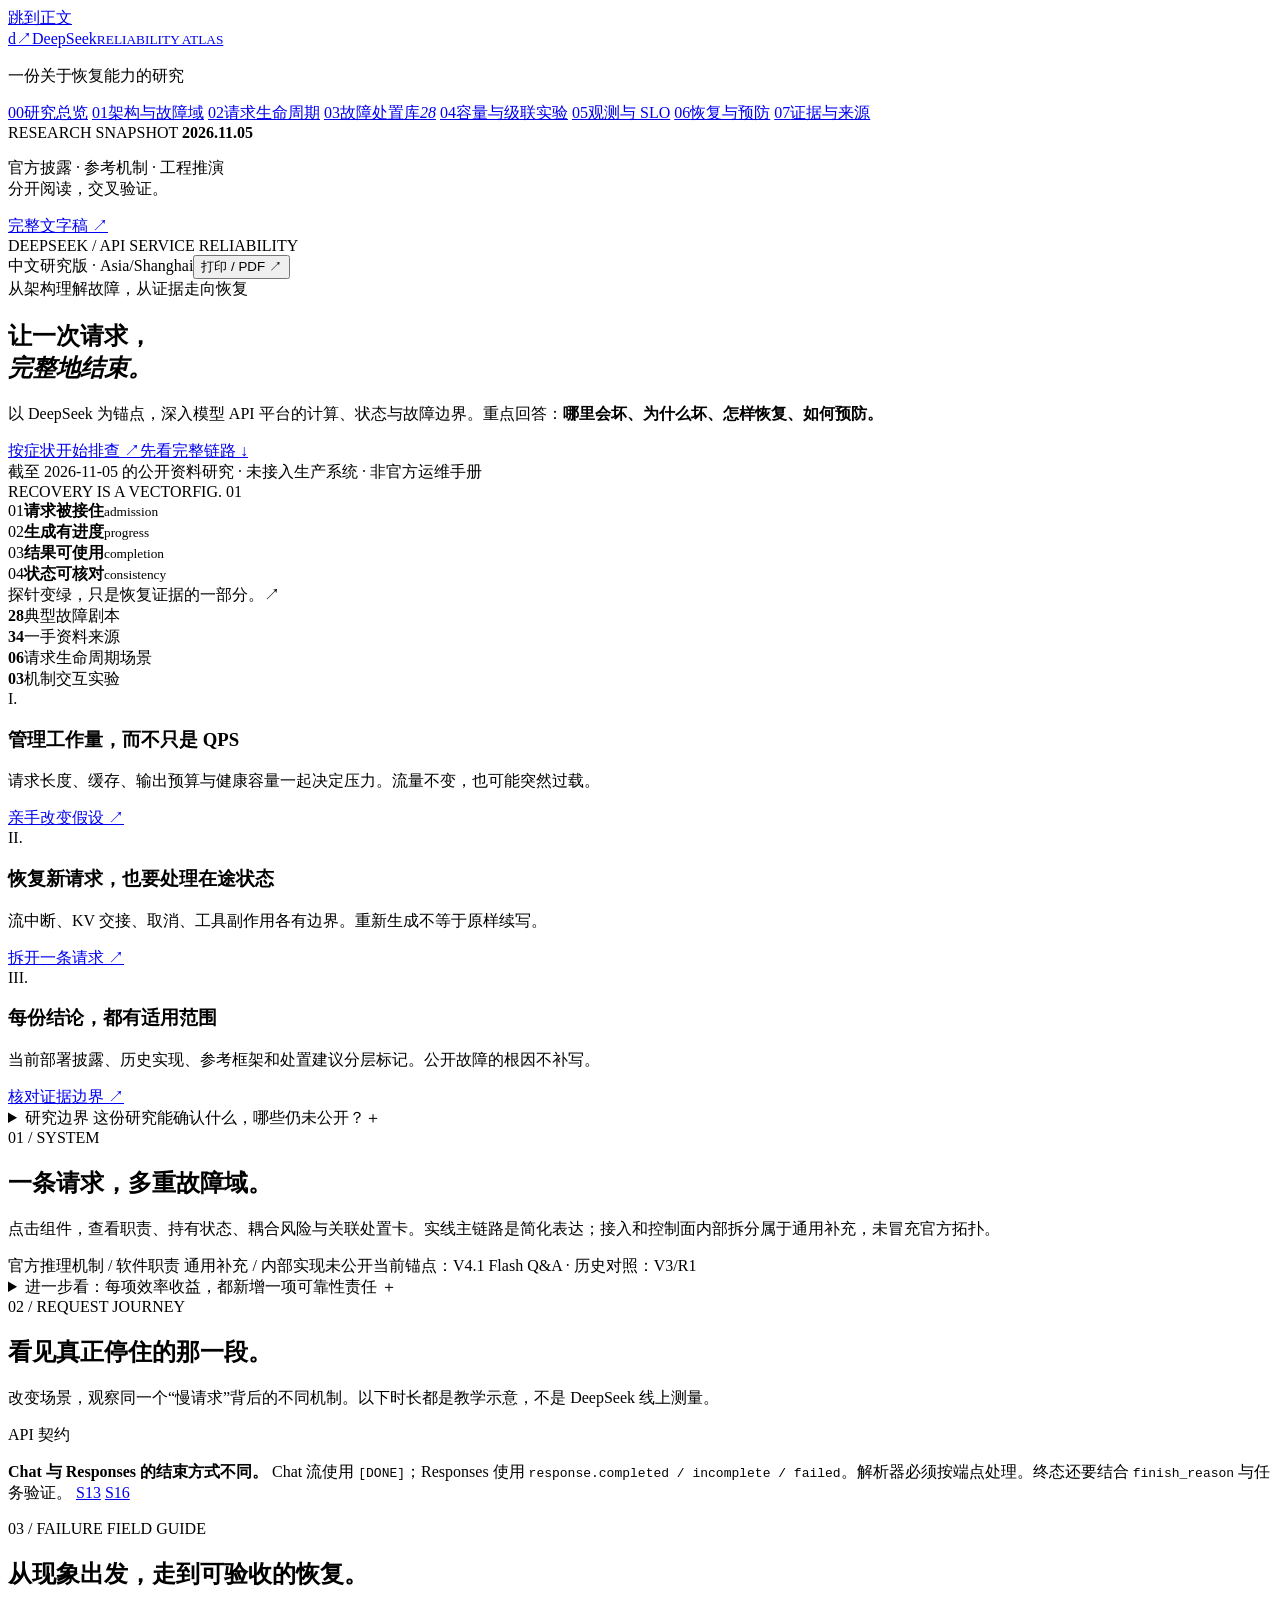
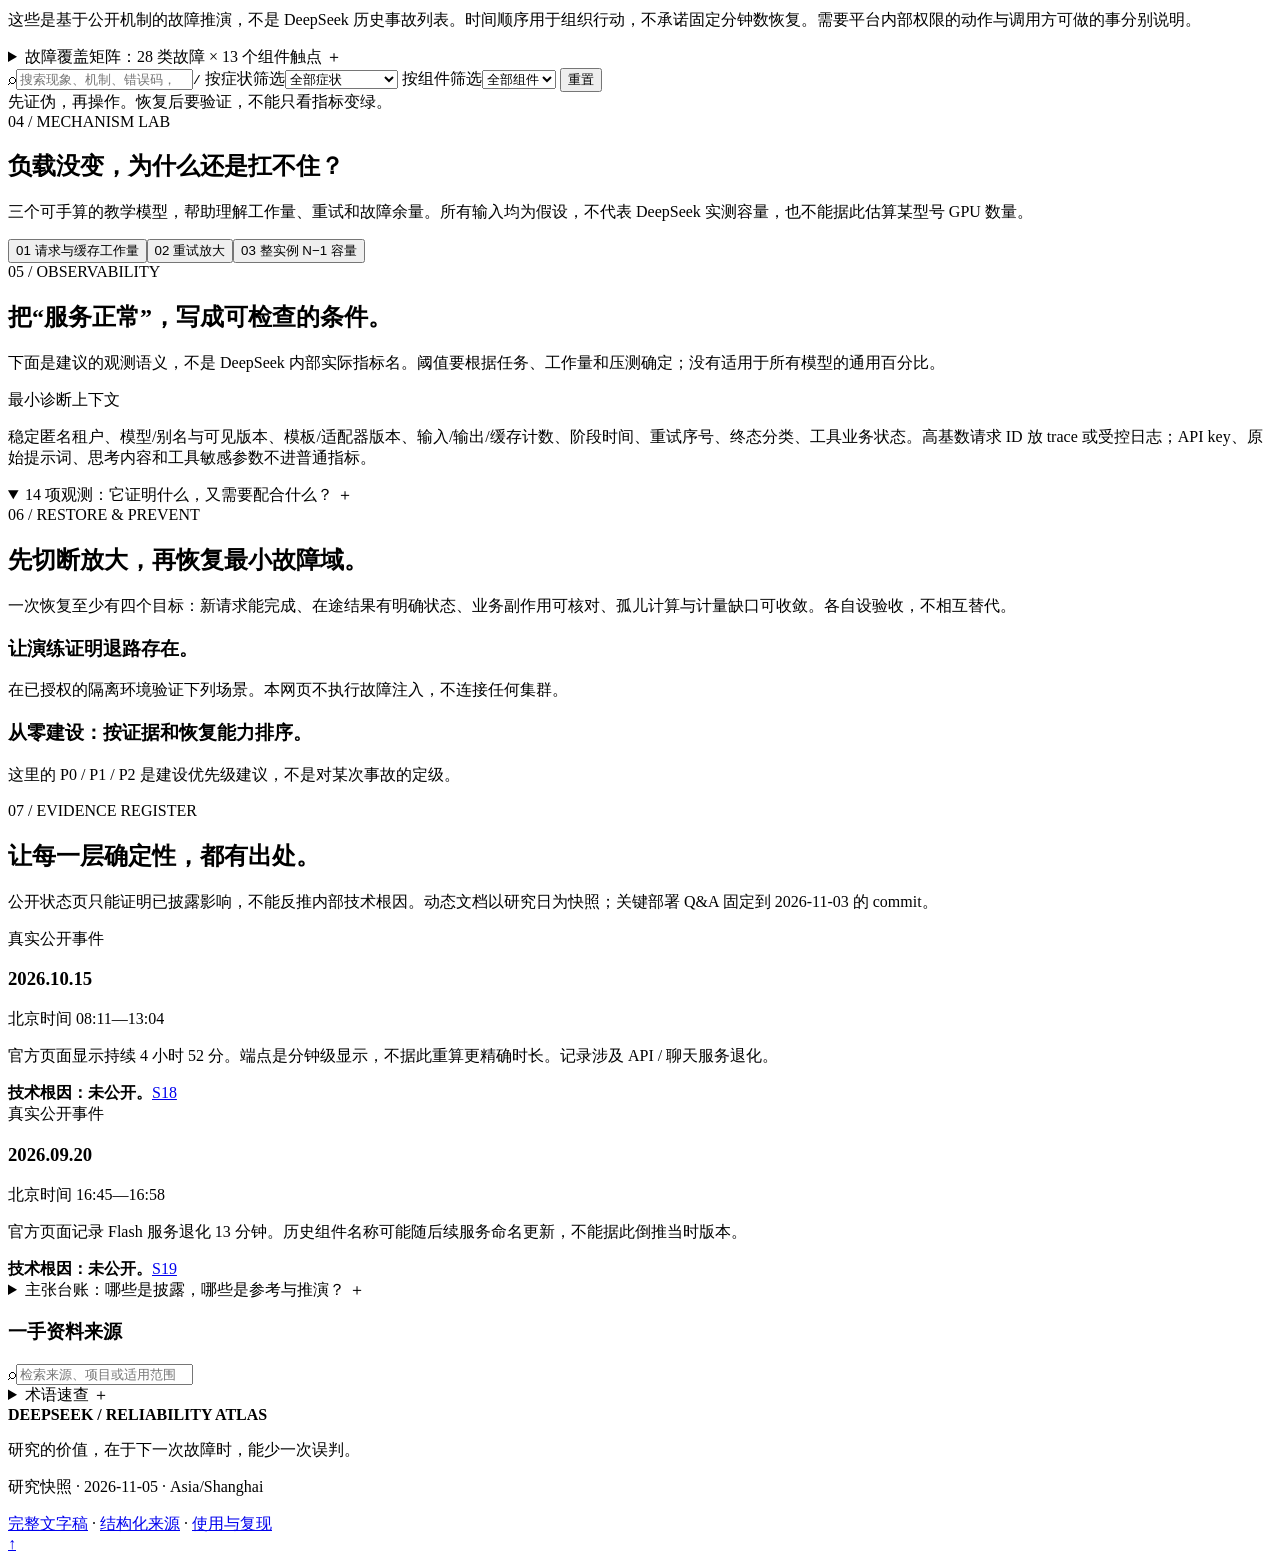
<file: page_info/src/shell.html>
<!doctype html>
<html lang="zh-CN">
<head>
  <meta charset="utf-8">
  <meta name="viewport" content="width=device-width, initial-scale=1">
  <meta name="theme-color" content="#142a3b">
  <meta name="description" content="以 DeepSeek 公开资料为锚点，研究模型 API 的架构、典型故障、判别证据、恢复与预防。离线交互研究台。">
  <title>DeepSeek API · 稳定性研究台</title>
  <style>/*__STYLE__*/</style>
</head>
<body>
  <a class="skip-link" href="#main">跳到正文</a>
  <aside class="sidebar" aria-label="研究目录">
    <a class="wordmark" href="#overview"><span class="brand-mark" aria-hidden="true">d<span>↗</span></span><span>DeepSeek<small>RELIABILITY ATLAS</small></span></a>
    <div class="sidebar-rule"></div>
    <p class="sidebar-label">一份关于恢复能力的研究</p>
    <nav id="main-nav">
      <a href="#overview" class="active"><span>00</span>研究总览</a>
      <a href="#architecture"><span>01</span>架构与故障域</a>
      <a href="#lifecycle"><span>02</span>请求生命周期</a>
      <a href="#incidents"><span>03</span>故障处置库<i id="nav-case-count">28</i></a>
      <a href="#lab"><span>04</span>容量与级联实验</a>
      <a href="#observability"><span>05</span>观测与 SLO</a>
      <a href="#recovery"><span>06</span>恢复与预防</a>
      <a href="#evidence"><span>07</span>证据与来源</a>
    </nav>
    <div class="sidebar-bottom">
      <span class="tiny-kicker">RESEARCH SNAPSHOT</span>
      <strong>2026.11.05</strong>
      <p>官方披露 · 参考机制 · 工程推演<br>分开阅读，交叉验证。</p>
      <a href="research.md">完整文字稿 ↗</a>
    </div>
  </aside>
  <main id="main">
    <div class="topbar"><span>DEEPSEEK / API SERVICE RELIABILITY</span><div><span>中文研究版 · Asia/Shanghai</span><button id="print-page" class="text-button" type="button">打印 / PDF ↗</button></div></div>
    <section id="overview" class="hero section-anchor">
      <div class="hero-copy">
        <div class="eyebrow"><span class="rule"></span> 从架构理解故障，从证据走向恢复</div>
        <h1>让一次请求，<br><em>完整地结束。</em></h1>
        <p class="hero-lede">以 DeepSeek 为锚点，深入模型 API 平台的计算、状态与故障边界。重点回答：<strong>哪里会坏、为什么坏、怎样恢复、如何预防。</strong></p>
        <div class="hero-actions"><a href="#incidents" class="button primary">按症状开始排查 <span>↗</span></a><a href="#architecture" class="button quiet">先看完整链路 <span>↓</span></a></div>
        <div class="hero-footnote">截至 2026-11-05 的公开资料研究 · 未接入生产系统 · 非官方运维手册</div>
      </div>
      <div class="hero-figure" role="img" aria-label="稳定性需要同时保证新请求、在途生成、业务结果和状态一致性">
        <div class="figure-top"><span>RECOVERY IS A VECTOR</span><span class="figure-no">FIG. 01</span></div>
        <div class="orbit-ring"></div>
        <div class="figure-path">
          <div><span class="path-index">01</span><b>请求被接住</b><small>admission</small></div>
          <i aria-hidden="true"></i>
          <div><span class="path-index">02</span><b>生成有进度</b><small>progress</small></div>
          <i aria-hidden="true"></i>
          <div><span class="path-index">03</span><b>结果可使用</b><small>completion</small></div>
          <i aria-hidden="true"></i>
          <div><span class="path-index">04</span><b>状态可核对</b><small>consistency</small></div>
        </div>
        <div class="figure-bottom">探针变绿，只是恢复证据的一部分。<span>↗</span></div>
      </div>
    </section>
    <div class="research-strip" aria-label="研究内容规模"><div><b id="case-stat">28</b><span>典型故障剧本</span></div><div><b id="source-stat">34</b><span>一手资料来源</span></div><div><b>06</b><span>请求生命周期场景</span></div><div><b>03</b><span>机制交互实验</span></div></div>
    <div class="intro-grid">
      <article><span class="insight-no">I.</span><h3>管理工作量，而不只是 QPS</h3><p>请求长度、缓存、输出预算与健康容量一起决定压力。流量不变，也可能突然过载。</p><a href="#lab">亲手改变假设 ↗</a></article>
      <article><span class="insight-no">II.</span><h3>恢复新请求，也要处理在途状态</h3><p>流中断、KV 交接、取消、工具副作用各有边界。重新生成不等于原样续写。</p><a href="#lifecycle">拆开一条请求 ↗</a></article>
      <article><span class="insight-no">III.</span><h3>每份结论，都有适用范围</h3><p>当前部署披露、历史实现、参考框架和处置建议分层标记。公开故障的根因不补写。</p><a href="#evidence">核对证据边界 ↗</a></article>
    </div>
    <details class="boundary-box"><summary><span class="tag official">研究边界</span> 这份研究能确认什么，哪些仍未公开？<span class="plus">＋</span></summary><div id="boundaries" class="boundary-grid"></div></details>

    <section id="architecture" class="research-section section-anchor">
      <header class="section-heading"><div class="section-index">01 / SYSTEM</div><h2>一条请求，多重故障域。</h2><p>点击组件，查看职责、持有状态、耦合风险与关联处置卡。实线主链路是简化表达；接入和控制面内部拆分属于通用补充，未冒充官方拓扑。</p></header>
      <div class="legend"><span><i class="dot teal"></i> 官方推理机制 / 软件职责</span><span><i class="dot amber"></i> 通用补充 / 内部实现未公开</span><span class="legend-note">当前锚点：V4.1 Flash Q&A · 历史对照：V3/R1</span></div>
      <div id="architecture-panorama" class="panorama" aria-label="架构全景图"></div>
      <div class="architecture-layout">
        <div class="architecture-map" id="architecture-map" aria-label="可选择的架构组件"></div>
        <article id="node-detail" class="node-detail" aria-live="polite"></article>
      </div>
      <details class="expander"><summary>进一步看：每项效率收益，都新增一项可靠性责任 <span>＋</span></summary><div id="tradeoffs" class="table-wrap"></div></details>
    </section>

    <section id="lifecycle" class="research-section section-anchor">
      <header class="section-heading"><div class="section-index">02 / REQUEST JOURNEY</div><h2>看见真正停住的那一段。</h2><p>改变场景，观察同一个“慢请求”背后的不同机制。以下时长都是教学示意，不是 DeepSeek 线上测量。</p></header>
      <div class="tab-row" id="scenario-tabs" role="tablist" aria-label="请求生命周期场景"></div>
      <div id="scenario-panel" class="journey-panel" role="tabpanel" aria-live="polite"></div>
      <div class="protocol-note"><span class="tag contract">API 契约</span><p><b>Chat 与 Responses 的结束方式不同。</b> Chat 流使用 <code>[DONE]</code>；Responses 使用 <code>response.completed / incomplete / failed</code>。解析器必须按端点处理。终态还要结合 <code>finish_reason</code> 与任务验证。 <a href="#source-S13" class="ref">S13</a> <a href="#source-S16" class="ref">S16</a></p></div>
    </section>

    <section id="incidents" class="research-section section-anchor">
      <header class="section-heading"><div class="section-index">03 / FAILURE FIELD GUIDE</div><h2>从现象出发，走到可验收的恢复。</h2><p>这些是基于公开机制的故障推演，不是 DeepSeek 历史事故列表。时间顺序用于组织行动，不承诺固定分钟数恢复。需要平台内部权限的动作与调用方可做的事分别说明。</p></header>
      <div id="failure-panorama" class="panorama" aria-label="故障传播全景图"></div>
      <details class="expander fault-matrix-expander"><summary>故障覆盖矩阵：28 类故障 × 13 个组件触点 <span>＋</span></summary><div id="fault-matrix" class="table-wrap"></div></details>
      <div class="filter-bar">
        <label class="search-field"><span aria-hidden="true">⌕</span><input id="case-search" type="search" placeholder="搜索现象、机制、错误码，例如：KV、429、取消" aria-label="搜索故障库"><kbd>/</kbd></label>
        <label class="sr-only" for="symptom-filter">按症状筛选</label><select id="symptom-filter"><option value="all">全部症状</option><option value="latency">首输出慢</option><option value="stall">持续输出卡顿</option><option value="capacity">容量与状态压力</option><option value="error">拒绝与错误</option><option value="stream">流中断 / 网络</option><option value="contract">协议与任务结果</option></select>
        <label class="sr-only" for="layer-filter">按组件筛选</label><select id="layer-filter"><option value="all">全部组件</option></select>
        <button class="text-button" id="reset-filters" type="button">重置</button>
      </div>
      <div class="case-results"><span id="case-count" aria-live="polite"></span><span>先证伪，再操作。恢复后要验证，不能只看指标变绿。</span></div>
      <div class="case-workbench"><div id="case-list" class="case-list" aria-label="故障条目"></div><article id="case-detail" class="case-detail" aria-live="polite"></article></div>
    </section>

    <section id="lab" class="research-section section-anchor">
      <header class="section-heading"><div class="section-index">04 / MECHANISM LAB</div><h2>负载没变，为什么还是扛不住？</h2><p>三个可手算的教学模型，帮助理解工作量、重试和故障余量。所有输入均为假设，不代表 DeepSeek 实测容量，也不能据此估算某型号 GPU 数量。</p></header>
      <div class="tab-row" id="lab-tabs" role="tablist" aria-label="交互实验"><button role="tab" id="lab-tab-workload" aria-controls="lab-panel" aria-selected="true" data-lab="workload">01 请求与缓存工作量</button><button role="tab" id="lab-tab-retry" aria-controls="lab-panel" aria-selected="false" data-lab="retry">02 重试放大</button><button role="tab" id="lab-tab-capacity" aria-controls="lab-panel" aria-selected="false" data-lab="capacity">03 整实例 N−1 容量</button></div>
      <div id="lab-panel" class="lab-panel" role="tabpanel" aria-labelledby="lab-tab-workload"></div>
    </section>

    <section id="observability" class="research-section section-anchor">
      <header class="section-heading"><div class="section-index">05 / OBSERVABILITY</div><h2>把“服务正常”，写成可检查的条件。</h2><p>下面是建议的观测语义，不是 DeepSeek 内部实际指标名。阈值要根据任务、工作量和压测确定；没有适用于所有模型的通用百分比。</p></header>
      <div id="slo-grid" class="slo-grid"></div>
      <div class="callout"><span class="callout-label">最小诊断上下文</span><p>稳定匿名租户、模型/别名与可见版本、模板/适配器版本、输入/输出/缓存计数、阶段时间、重试序号、终态分类、工具业务状态。高基数请求 ID 放 trace 或受控日志；API key、原始提示词、思考内容和工具敏感参数不进普通指标。</p></div>
      <details class="expander" open><summary>14 项观测：它证明什么，又需要配合什么？ <span>＋</span></summary><div id="metrics-table" class="table-wrap"></div></details>
    </section>

    <section id="recovery" class="research-section section-anchor">
      <header class="section-heading"><div class="section-index">06 / RESTORE & PREVENT</div><h2>先切断放大，再恢复最小故障域。</h2><p>一次恢复至少有四个目标：新请求能完成、在途结果有明确状态、业务副作用可核对、孤儿计算与计量缺口可收敛。各自设验收，不相互替代。</p></header>
      <div id="response-steps" class="response-steps"></div>
      <div class="subsection-heading"><h3>让演练证明退路存在。</h3><p>在已授权的隔离环境验证下列场景。本网页不执行故障注入，不连接任何集群。</p></div>
      <div id="drills-table" class="table-wrap"></div>
      <div class="subsection-heading"><h3>从零建设：按证据和恢复能力排序。</h3><p>这里的 P0 / P1 / P2 是建设优先级建议，不是对某次事故的定级。</p></div>
      <div id="roadmap" class="roadmap"></div>
    </section>

    <section id="evidence" class="research-section section-anchor">
      <header class="section-heading"><div class="section-index">07 / EVIDENCE REGISTER</div><h2>让每一层确定性，都有出处。</h2><p>公开状态页只能证明已披露影响，不能反推内部技术根因。动态文档以研究日为快照；关键部署 Q&A 固定到 2026-11-03 的 commit。</p></header>
      <div class="incident-evidence">
        <article><span class="tag incident">真实公开事件</span><h3>2026.10.15</h3><p class="incident-time">北京时间 08:11—13:04</p><p>官方页面显示持续 4 小时 52 分。端点是分钟级显示，不据此重算更精确时长。记录涉及 API / 聊天服务退化。</p><strong>技术根因：未公开。</strong><a href="#source-S18" class="ref">S18</a></article>
        <article><span class="tag incident">真实公开事件</span><h3>2026.09.20</h3><p class="incident-time">北京时间 16:45—16:58</p><p>官方页面记录 Flash 服务退化 13 分钟。历史组件名称可能随后续服务命名更新，不能据此倒推当时版本。</p><strong>技术根因：未公开。</strong><a href="#source-S19" class="ref">S19</a></article>
      </div>
      <details class="expander"><summary>主张台账：哪些是披露，哪些是参考与推演？ <span>＋</span></summary><div id="claims-table" class="table-wrap"></div></details>
      <div class="sources-heading"><h3>一手资料来源</h3><label class="search-field"><span aria-hidden="true">⌕</span><input id="source-search" type="search" placeholder="检索来源、项目或适用范围" aria-label="检索来源"></label></div>
      <div id="source-list" class="source-list"></div>
      <details class="expander"><summary>术语速查 <span>＋</span></summary><dl id="glossary" class="glossary"></dl></details>
    </section>
    <footer class="page-footer"><div><b>DEEPSEEK / RELIABILITY ATLAS</b><p>研究的价值，在于下一次故障时，能少一次误判。</p></div><div><p>研究快照 · 2026-11-05 · Asia/Shanghai</p><a href="research.md">完整文字稿</a> · <a href="sources.json">结构化来源</a> · <a href="README.md">使用与复现</a></div></footer>
  </main>
  <a class="back-top" href="#overview" aria-label="回到顶部">↑</a>
  <noscript><div class="noscript">本页交互需要 JavaScript。也可打开同目录 <a href="research.md">完整文字稿</a> 阅读全部研究。</div></noscript>
  <script>/*__CORE__*/</script>
  <script>/*__DATA__*/</script>
  <script>/*__CASES__*/</script>
  <script>/*__OPERATIONS__*/</script>
  <script>/*__ATLAS__*/</script>
  <script>/*__APP__*/</script>
</body>
</html>
</file>
